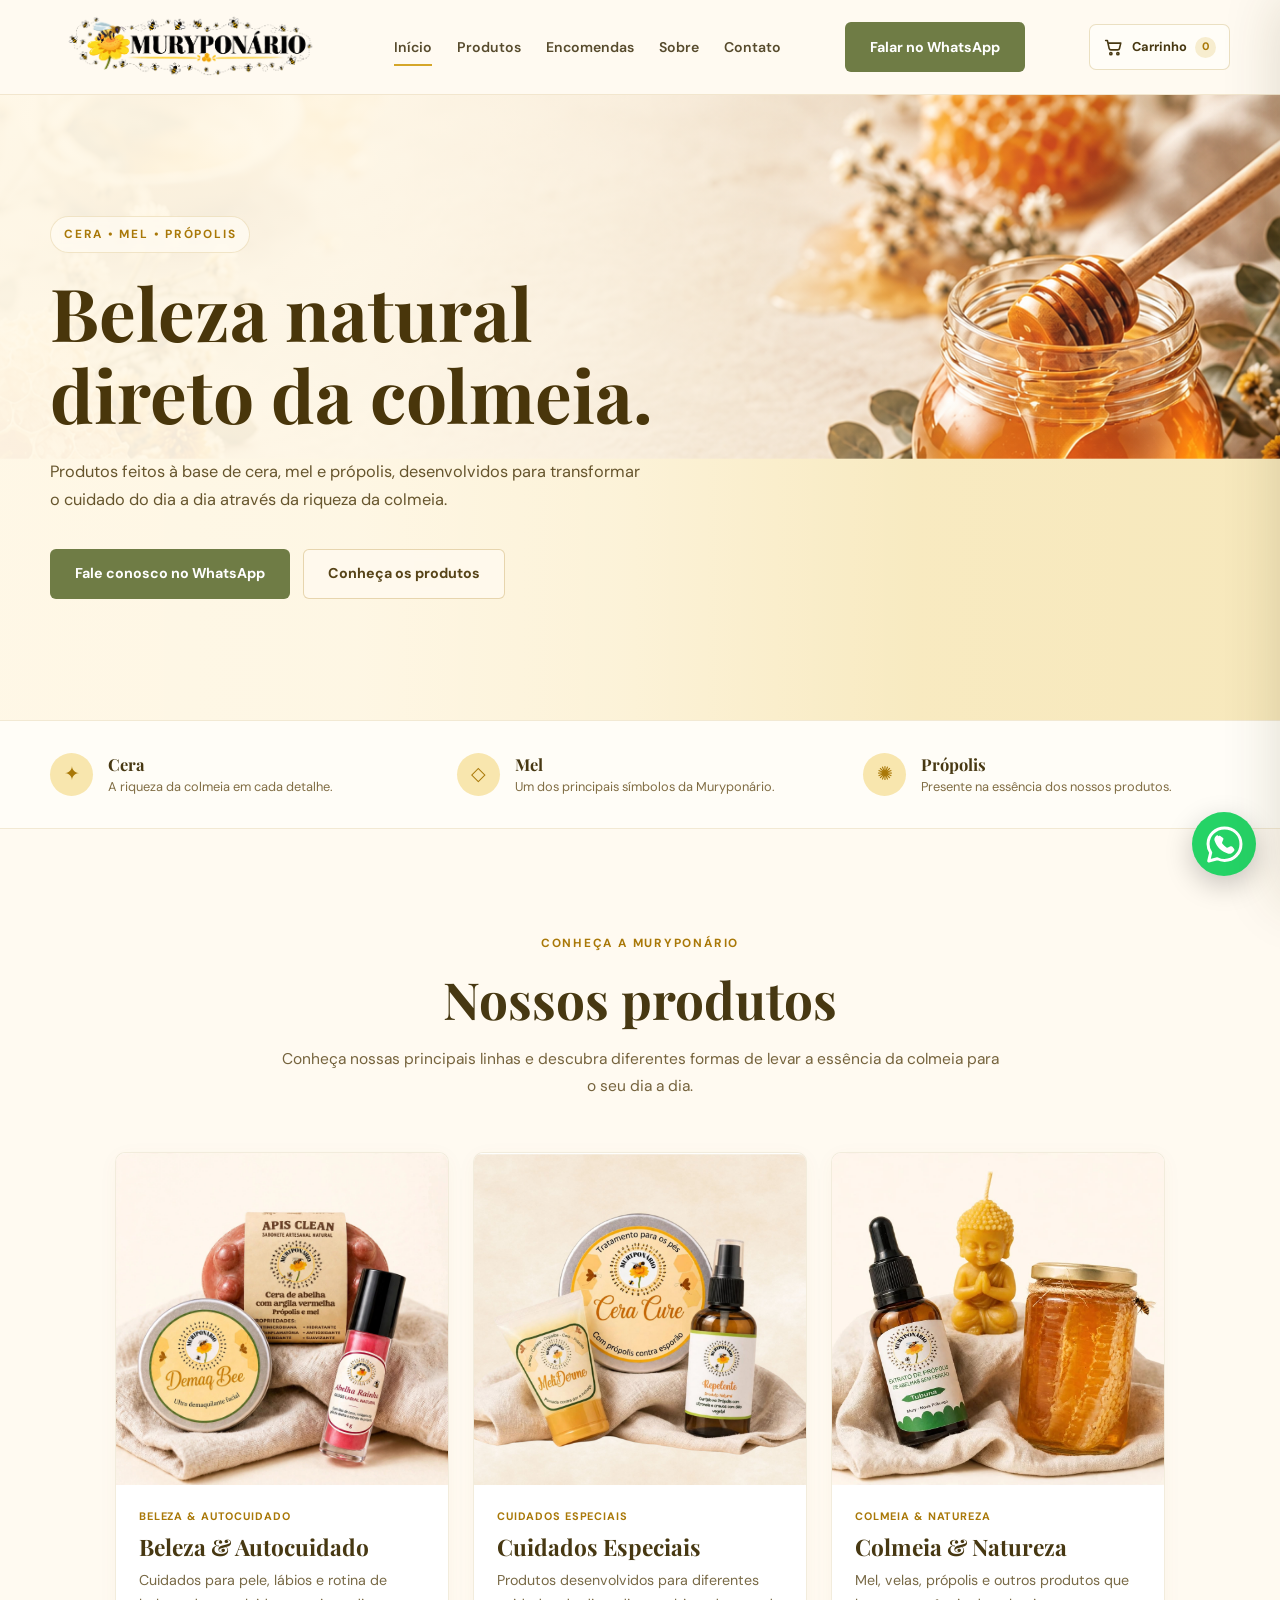
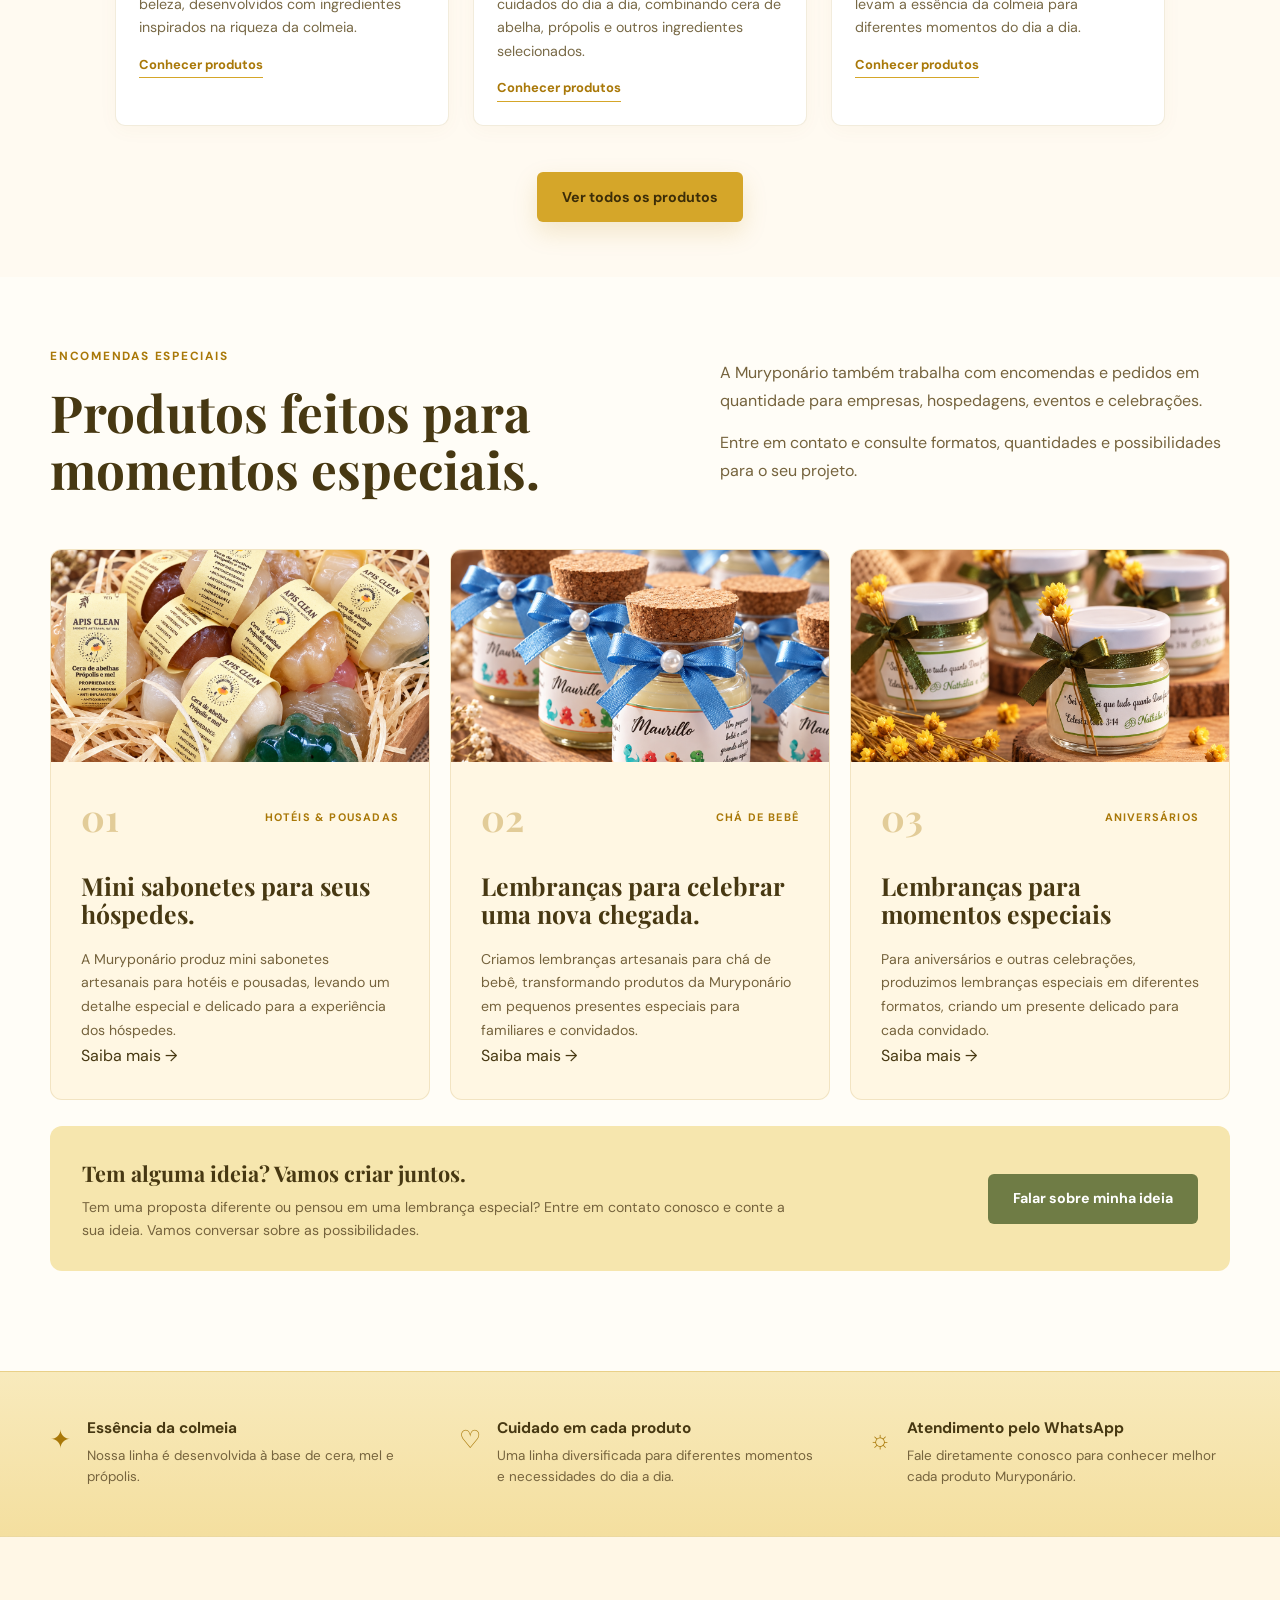
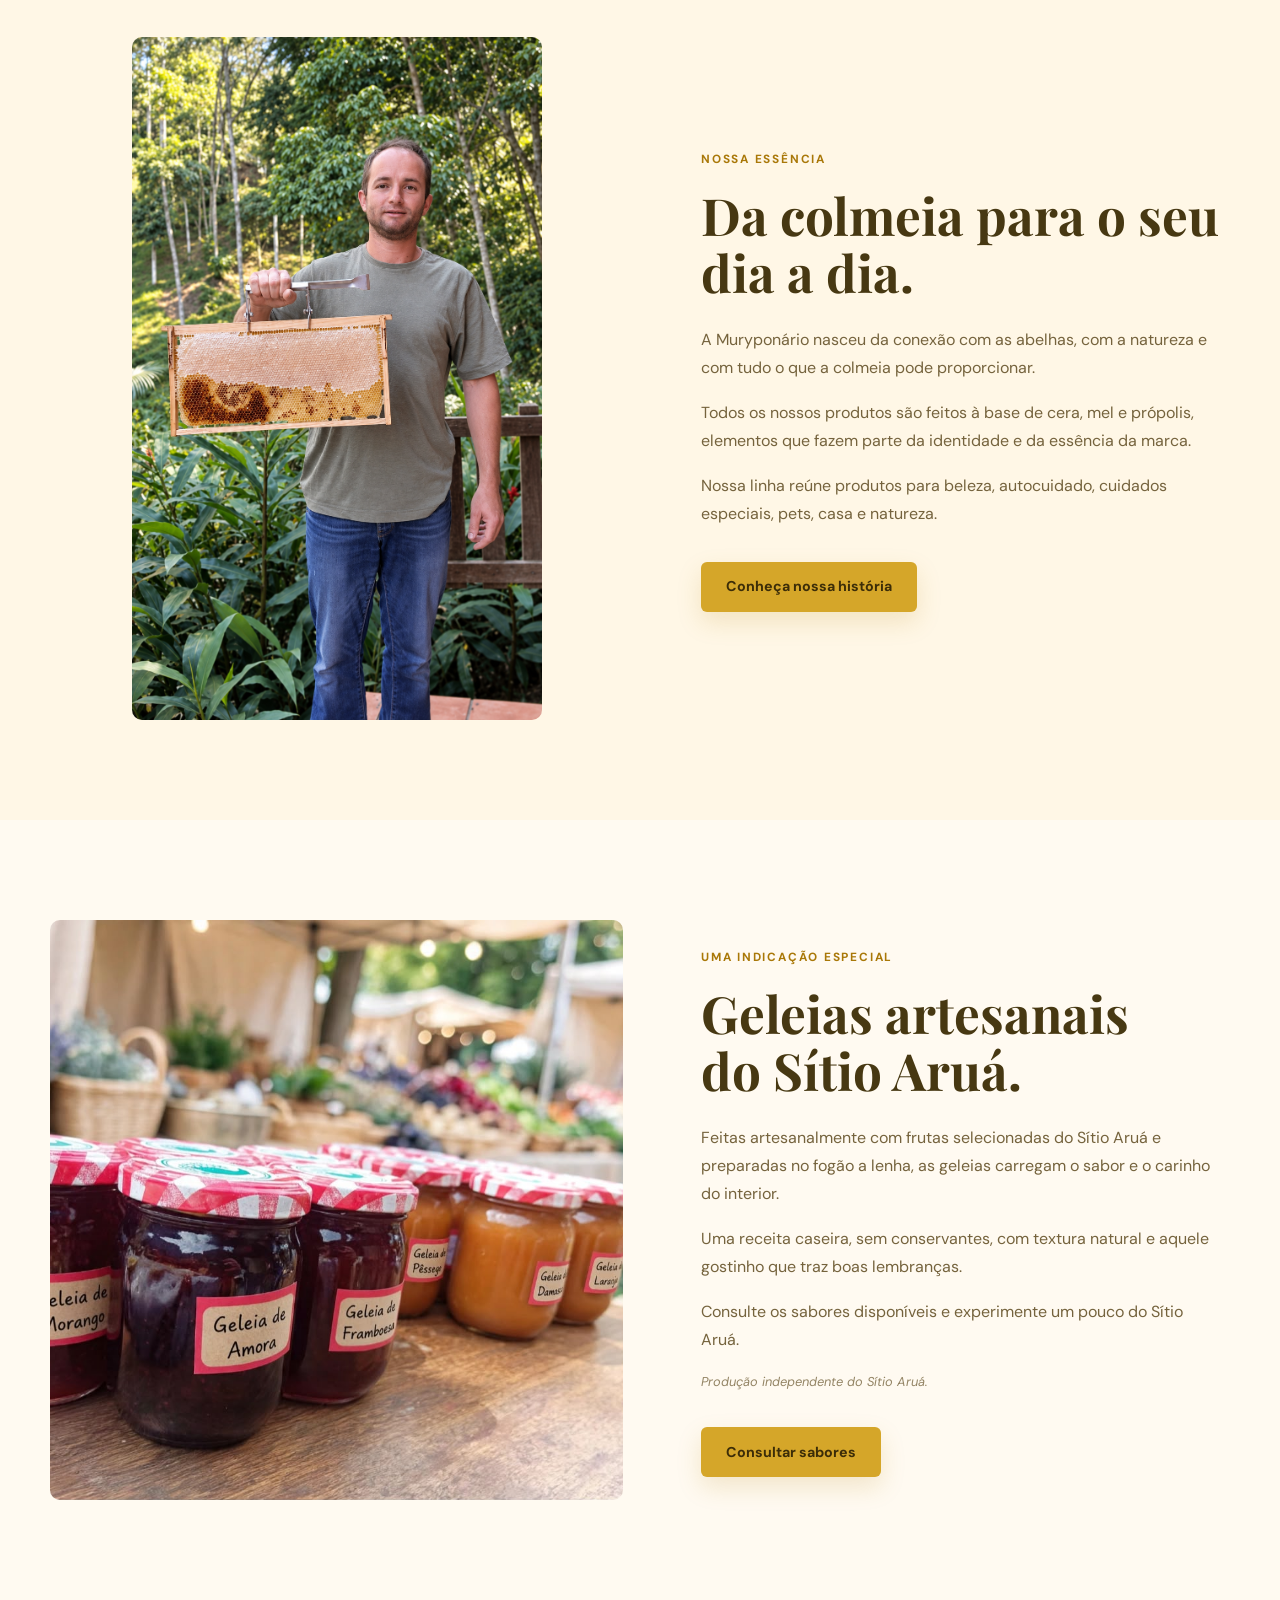
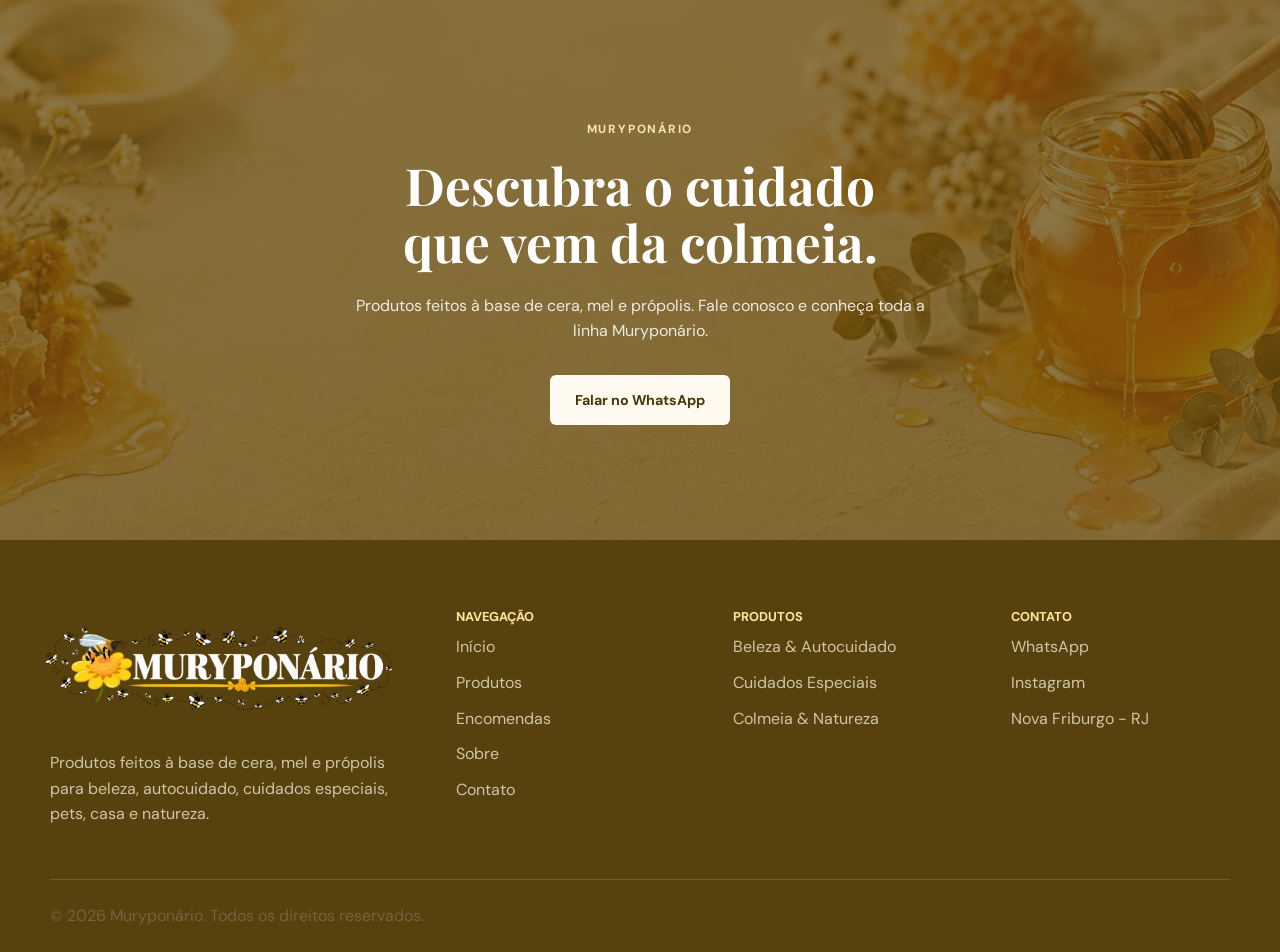
<file: index.html>
<!DOCTYPE html>
<html lang="pt-BR">

<head>

  <meta charset="UTF-8">

  <meta
    name="viewport"
    content="width=device-width, initial-scale=1.0"
  >

  <title>
    Muryponário | Beleza natural direto da colmeia
  </title>

  <meta
    name="description"
    content="Produtos feitos à base de cera, mel e própolis para beleza, autocuidado, cuidados especiais, pets, casa e natureza."
  >

  <meta
    name="theme-color"
    content="#fffaf1"
  >


  <!-- =====================================
       FAVICON
  ====================================== -->

  <link
    rel="icon"
    type="image/png"
    href="imagens/favicon-muryponario.png"
  >

  <link
    rel="apple-touch-icon"
    href="imagens/favicon-muryponario.png"
  >


  <!-- =====================================
       OPEN GRAPH
  ====================================== -->

  <meta
    property="og:type"
    content="website"
  >

  <meta
    property="og:locale"
    content="pt_BR"
  >

  <meta
    property="og:site_name"
    content="Muryponário"
  >

  <meta
    property="og:title"
    content="Muryponário | Beleza natural direto da colmeia"
  >

  <meta
    property="og:description"
    content="Produtos feitos à base de cera, mel e própolis para beleza, autocuidado, cuidados especiais, pets, casa e natureza."
  >

  <meta
    property="og:url"
    content="https://muryponario.pages.dev/"
  >

  <meta
    property="og:image"
    content="https://muryponario.pages.dev/imagens/muryponario-compartilhamento.jpg"
  >

  <meta
    property="og:image:secure_url"
    content="https://muryponario.pages.dev/imagens/muryponario-compartilhamento.jpg"
  >

  <meta
    property="og:image:type"
    content="image/jpeg"
  >

  <meta
    property="og:image:alt"
    content="Muryponário - Beleza natural direto da colmeia"
  >


  <!-- =====================================
       TWITTER / X
  ====================================== -->

  <meta
    name="twitter:card"
    content="summary_large_image"
  >

  <meta
    name="twitter:title"
    content="Muryponário | Beleza natural direto da colmeia"
  >

  <meta
    name="twitter:description"
    content="Produtos feitos à base de cera, mel e própolis para beleza, autocuidado, cuidados especiais, pets, casa e natureza."
  >

  <meta
    name="twitter:image"
    content="https://muryponario.pages.dev/imagens/muryponario-compartilhamento.jpg"
  >

  <meta
    name="twitter:image:alt"
    content="Muryponário - Beleza natural direto da colmeia"
  >


  <!-- =====================================
       FONTES
  ====================================== -->

  <link
    rel="preconnect"
    href="https://fonts.googleapis.com"
  >

  <link
    rel="preconnect"
    href="https://fonts.gstatic.com"
    crossorigin
  >

  <link
    href="https://fonts.googleapis.com/css2?family=DM+Sans:wght@400;500;600;700&family=Playfair+Display:wght@500;600;700&display=swap"
    rel="stylesheet"
  >


  <!-- =====================================
       CSS
  ====================================== -->

  <link
    rel="stylesheet"
    href="style.css?v=20260910-2040"
  >


  <!-- =====================================
       AJUSTES EXCLUSIVOS DO INDEX
  ====================================== -->

  <style>

    .mobile-swipe-hint {
      display: none;
    }


    /* =====================================
       PICTURE DO HERO

       No desktop ele ocupa exatamente
       a mesma área da imagem antiga.
    ====================================== */

    .hero-picture {
      position: absolute;
      inset: 0;

      width: 100%;
      height: 100%;

      display: block;
    }


    @media (max-width: 650px) {

      body {
        overflow-x: hidden;
      }


      /* =====================================
         HEADER
      ====================================== */

      .header-container {
        min-height: 72px;
      }

      .logo {
        width: 180px;
        max-height: 62px;
      }

      .menu-toggle {
        width: 38px;
        height: 38px;
      }

      .menu-toggle span {
        width: 23px;
        margin: 4px auto;
      }

      .nav.mobile-open {
        top: 72px;

        gap: 0;

        padding:
          14px 20px 18px;
      }

      .nav.mobile-open .nav-link {
        width: 100%;

        padding:
          11px 0;

        border-bottom:
          1px solid rgba(166, 120, 8, 0.10);
      }


      /* =====================================
         HERO MOBILE

         AGORA USA:
         hero-muryponario-mobile.png

         A imagem mobile tem uma proporção
         mais alta, portanto aparece maior
         sem precisar cortar o pote.
      ====================================== */

      .hero {
        min-height: 0;

        display: block;

        align-items: initial;

        overflow: visible;

        background: var(--cream);
      }


      .hero-picture {
        position: relative;
        inset: auto;

        width: 100%;
        height: auto;

        display: block;
      }


      .hero-image {
        position: relative;
        inset: auto;

        width: 100%;
        height: auto;

        display: block;

        object-fit: contain;
        object-position: center;

        background: #f7e8bb;
      }


      .hero-overlay {
        display: none;
      }


      .hero-content {
        position: relative;

        z-index: 2;

        padding-top: 20px;
        padding-bottom: 28px;

        background: var(--cream);
      }


      .hero-text {
        width: 100%;
        max-width: none;

        padding: 0;
      }


      .hero-eyebrow {
        margin-bottom: 12px;

        padding:
          6px 11px;

        font-size: 0.64rem;
      }


      .hero h1 {
        max-width: 360px;

        margin-bottom: 13px;

        font-size:
          clamp(
            2.3rem,
            10.5vw,
            2.75rem
          );

        line-height: 1.02;
      }


      .hero-description {
        max-width: 365px;

        font-size: 0.87rem;

        line-height: 1.55;
      }


      .hero-buttons {
        flex-direction: column;
        align-items: stretch;

        gap: 8px;

        margin-top: 18px;
      }


      .hero-buttons .btn {
        width: 100%;

        min-height: 44px;

        padding:
          0 15px;

        font-size: 0.79rem;
      }


      /* =====================================
         CERA / MEL / PRÓPOLIS
      ====================================== */

      .brand-formula {
        padding:
          22px 0;
      }


      .brand-formula-content {
        grid-template-columns:
          repeat(
            3,
            minmax(0, 1fr)
          );

        gap: 0;
      }


      .formula-item {
        min-width: 0;

        flex-direction: column;
        justify-content: center;

        gap: 7px;

        padding:
          0 9px;

        text-align: center;
      }


      .formula-item:not(:last-child) {
        border-right:
          1px solid rgba(166, 120, 8, 0.14);
      }


      .formula-icon {
        width: 34px;
        height: 34px;

        flex-basis: 34px;

        font-size: 0.96rem;
      }


      .formula-item strong {
        font-size: 0.92rem;
      }


      .formula-item span:last-child {
        display: none;
      }


      /* =====================================
         ESPAÇAMENTO GERAL
      ====================================== */

      .section {
        padding:
          52px 0;
      }


      .section-heading {
        margin-bottom: 26px;
      }


      .section-heading .eyebrow {
        margin-bottom: 10px;
      }


      .section-heading h2 {
        margin-bottom: 12px;

        font-size: 2.45rem;

        line-height: 1.06;
      }


      .section-heading p {
        max-width: 95%;

        margin-left: auto;
        margin-right: auto;

        font-size: 0.9rem;

        line-height: 1.6;
      }


      /* =====================================
         DICA DE ARRASTAR
      ====================================== */

      .mobile-swipe-hint {
        display: block;

        margin:
          -9px 0 14px;

        color:
          var(--gold-dark);

        font-size: 0.7rem;
        font-weight: 700;

        letter-spacing: 0.07em;

        text-align: right;
        text-transform: uppercase;
      }


      /* =====================================
         PRODUTOS
      ====================================== */

      .products-highlight {
        padding-bottom: 44px;
      }


      .home-products-three {
        display: flex;

        grid-template-columns: none;

        gap: 14px;

        max-width: none;

        margin: 0;

        padding:
          2px 10vw 12px 1px;

        overflow-x: auto;
        overflow-y: hidden;

        scroll-snap-type:
          x mandatory;

        scroll-padding-left:
          1px;

        -webkit-overflow-scrolling:
          touch;

        scrollbar-width:
          none;
      }


      .home-products-three::-webkit-scrollbar {
        display: none;
      }


      .home-products-three .product-card {
        flex:
          0 0 83%;

        scroll-snap-align:
          start;

        border-radius:
          10px;
      }


      .home-products-three .product-image-wrapper {
        height: 230px;

        aspect-ratio:
          auto;
      }


      .home-products-three .product-image {
        width: 100%;
        height: 100%;

        object-fit: cover;
      }


      .home-products-three .product-info {
        padding:
          19px 18px 21px;
      }


      .home-products-three .product-category {
        margin-bottom: 6px;

        font-size: 0.61rem;
      }


      .home-products-three .product-info h3 {
        margin-bottom: 8px;

        font-size: 1.45rem;
      }


      .home-products-three .product-info p {
        min-height: 0;

        margin-bottom: 0;

        font-size: 0.82rem;

        line-height: 1.55;

        display:
          -webkit-box;

        line-clamp:
          3;

        -webkit-line-clamp:
          3;

        -webkit-box-orient:
          vertical;

        overflow: hidden;
      }


      .home-products-three .product-link {
        margin-top: 12px;

        font-size: 0.77rem;
      }


      .products-highlight .section-button {
        margin-top: 22px;
      }


      .products-highlight .section-button .btn {
        width: 100%;

        min-height: 48px;
      }


      /* =====================================
         ENCOMENDAS
      ====================================== */

      .orders-section {
        padding-top: 50px;
        padding-bottom: 48px;
      }


      .orders-header {
        gap: 14px;

        margin-bottom: 26px;
      }


      .orders-header .eyebrow {
        margin-bottom: 10px;
      }


      .orders-header h2 {
        font-size: 2.5rem;

        line-height: 1.06;
      }


      .orders-intro p {
        margin-bottom: 9px;

        font-size: 0.89rem;

        line-height: 1.58;
      }


      .orders-grid {
        display: flex;

        grid-template-columns: none;

        gap: 14px;

        margin: 0;

        padding:
          2px 10vw 12px 1px;

        overflow-x: auto;
        overflow-y: hidden;

        scroll-snap-type:
          x mandatory;

        scroll-padding-left:
          1px;

        -webkit-overflow-scrolling:
          touch;

        scrollbar-width:
          none;
      }


      .orders-grid::-webkit-scrollbar {
        display: none;
      }


      .order-card,
      .order-card:last-child {
        flex:
          0 0 84%;

        grid-column:
          auto;

        min-height: 0;

        scroll-snap-align:
          start;

        border-radius:
          10px;
      }


      .order-card-image-wrapper {
        height: 205px;

        aspect-ratio:
          auto;
      }


      .order-card-image {
        width: 100%;
        height: 100%;

        object-fit: cover;
      }


      .order-card-content {
        padding:
          19px 18px 21px;
      }


      .order-card-top {
        margin-bottom: 15px;
      }


      .order-number {
        font-size: 1.8rem;
      }


      .order-label {
        font-size: 0.61rem;
      }


      .order-card h3 {
        margin-bottom: 11px;

        font-size: 1.5rem;

        line-height: 1.08;
      }


      .order-card p {
        font-size: 0.82rem;

        line-height: 1.55;
      }


      .order-card-link {
        margin-top: 12px;

        font-size: 0.79rem;
      }


      .orders-cta {
        margin-top: 22px;

        gap: 16px;

        padding:
          22px 20px;

        border-radius: 10px;
      }


      .orders-cta-text {
        gap: 5px;
      }


      .orders-cta-text strong {
        font-size: 1.22rem;

        line-height: 1.25;
      }


      .orders-cta-text span {
        font-size: 0.82rem;

        line-height: 1.55;
      }


      .orders-cta .btn {
        min-height: 48px;

        font-size: 0.82rem;
      }


      /* =====================================
         BENEFÍCIOS
      ====================================== */

      .benefits {
        padding:
          30px 0;
      }


      .benefits-grid {
        gap: 20px;
      }


      .benefit-item {
        gap: 12px;
      }


      .benefit-icon {
        width: 30px;

        font-size: 1.2rem;

        text-align: center;
      }


      .benefit-item h3 {
        margin-bottom: 3px;

        font-size: 0.91rem;
      }


      .benefit-item p {
        font-size: 0.78rem;

        line-height: 1.5;
      }


      /* =====================================
         SOBRE
      ====================================== */

      #sobre {
        padding-top: 50px;
        padding-bottom: 50px;
      }


      #sobre .about-grid {
        display: flex;

        flex-direction: column;

        gap: 25px;
      }


      #sobre .about-content {
        order: 1;

        max-width: none;
      }


      #sobre .about-video-wrapper {
        order: 2;

        width: 100%;
        max-width: 100%;

        min-height: 0;

        height: 265px;

        margin: 0;

        border-radius: 10px;
      }


      #sobre .about-video {
        width: 100%;
        height: 100%;

        object-fit: cover;

        object-position:
          center;
      }


      #sobre .about-content .eyebrow {
        margin-bottom: 10px;
      }


      #sobre .about-content h2 {
        margin-bottom: 15px;

        font-size: 2.45rem;

        line-height: 1.06;
      }


      #sobre .about-content p {
        margin-bottom: 11px;

        font-size: 0.89rem;

        line-height: 1.6;
      }


      #sobre .about-content .btn {
        width: 100%;

        min-height: 48px;

        margin-top: 10px;
      }


      /* =====================================
         SÍTIO ARUÁ
      ====================================== */

      .arua-section {
        padding-top: 50px;
        padding-bottom: 50px;
      }


      .arua-section .about-grid {
        display: flex;

        flex-direction: column;

        gap: 24px;
      }


      .arua-section .about-content {
        order: 1;

        max-width: none;
      }


      .arua-section .about-image-wrapper {
        order: 2;

        width: 100%;

        min-height: 0;

        height: 270px;

        margin: 0;

        border-radius: 10px;
      }


      .arua-section .about-image {
        width: 100%;
        height: 100%;

        object-fit: cover;

        object-position:
          center;
      }


      .arua-section .about-content .eyebrow {
        margin-bottom: 10px;
      }


      .arua-section .about-content h2 {
        margin-bottom: 15px;

        font-size: 2.4rem;

        line-height: 1.06;
      }


      .arua-section .about-content p {
        margin-bottom: 10px;

        font-size: 0.89rem;

        line-height: 1.58;
      }


      .arua-section .about-content .btn {
        width: 100%;

        min-height: 48px;

        margin-top: 9px;
      }


      /* =====================================
         CTA FINAL
      ====================================== */

      .final-cta {
        padding:
          62px 0;
      }


      .final-cta .eyebrow {
        margin-bottom: 12px;
      }


      .final-cta h2 {
        margin-bottom: 14px;

        font-size: 2.55rem;

        line-height: 1.05;
      }


      .final-cta p {
        max-width: 92%;

        margin-bottom: 22px;

        font-size: 0.9rem;

        line-height: 1.6;
      }


      .final-cta .btn {
        width:
          min(
            100%,
            330px
          );

        min-height: 48px;
      }


      /* =====================================
         FOOTER
      ====================================== */

      .footer {
        padding:
          40px 0 18px;
      }


      .footer-grid {
        grid-template-columns:
          repeat(
            2,
            minmax(0, 1fr)
          );

        gap:
          26px 20px;

        padding-bottom:
          28px;
      }


      .footer-brand {
        grid-column:
          1 / -1;
      }


      .footer-logo {
        width: 215px;

        margin-left: -5px;
        margin-bottom: 11px;
      }


      .footer-brand p {
        max-width: 100%;

        font-size: 0.77rem;

        line-height: 1.52;
      }


      .footer-column {
        gap: 7px;
      }


      .footer-column h3 {
        margin-bottom: 3px;

        font-size: 0.69rem;
      }


      .footer-column a,
      .footer-column p {
        font-size: 0.75rem;

        line-height: 1.45;
      }


      .footer-column:last-child {
        grid-column:
          1 / -1;

        flex-direction: row;
        flex-wrap: wrap;
        align-items: center;

        gap:
          8px 18px;
      }


      .footer-column:last-child h3 {
        flex:
          0 0 100%;
      }


      .footer-bottom {
        padding-top: 17px;
      }


      .footer-bottom p {
        font-size: 0.69rem;
      }


      /* =====================================
         WHATSAPP FLUTUANTE
      ====================================== */

      .floating-whatsapp {
        right: 14px;
        bottom: 16px;

        width: 50px;
        height: 50px;
      }


      .floating-whatsapp svg {
        width: 33px;
        height: 33px;
      }

    }

  </style>

</head>


<body>


  <!-- =====================================
       HEADER
  ====================================== -->

  <header class="header">

    <div class="container header-container">

      <a
        href="index.html"
        class="logo-link"
        aria-label="Muryponário - Página inicial"
      >

        <img
          src="imagens/logo-muryponario.png"
          alt="Muryponário"
          class="logo"
        >

      </a>


      <nav
        class="nav"
        id="nav"
      >

        <a
          href="index.html"
          class="nav-link active"
        >
          Início
        </a>

        <a
          href="produtos.html"
          class="nav-link"
        >
          Produtos
        </a>

        <a
          href="#encomendas"
          class="nav-link"
        >
          Encomendas
        </a>

        <a
          href="sobre.html"
          class="nav-link"
        >
          Sobre
        </a>

        <a
          href="contato.html"
          class="nav-link"
        >
          Contato
        </a>

      </nav>


      <a
        href="#"
        class="btn btn-whatsapp header-whatsapp js-whatsapp"
        target="_blank"
        rel="noopener noreferrer"
      >
        Falar no WhatsApp
      </a>


      <button
        class="menu-toggle"
        id="menuToggle"
        aria-label="Abrir menu"
        aria-expanded="false"
      >

        <span></span>
        <span></span>
        <span></span>

      </button>

    </div>

  </header>


  <main>


    <!-- =====================================
         HERO

         Desktop:
         hero-muryponario.png

         Mobile:
         hero-muryponario-mobile.png
    ====================================== -->

    <section class="hero">


      <picture class="hero-picture">

        <source
          media="(max-width: 650px)"
          srcset="imagens/hero-muryponario-mobile.png"
        >

        <img
          src="imagens/hero-muryponario.png"
          alt="Mel, favo de mel e flores representando a essência da Muryponário"
          class="hero-image"
        >

      </picture>


      <div class="hero-overlay"></div>


      <div class="container hero-content">

        <div class="hero-text">

          <span class="eyebrow hero-eyebrow">
            Cera • Mel • Própolis
          </span>


          <h1>
            Beleza natural<br>
            direto da colmeia.
          </h1>


          <p class="hero-description">
            Produtos feitos à base de cera, mel e própolis,
            desenvolvidos para transformar o cuidado do dia a dia
            através da riqueza da colmeia.
          </p>


          <div class="hero-buttons">

            <a
              href="#"
              class="btn btn-whatsapp js-whatsapp"
              target="_blank"
              rel="noopener noreferrer"
            >
              Fale conosco no WhatsApp
            </a>


            <a
              href="produtos.html"
              class="btn btn-secondary"
            >
              Conheça os produtos
            </a>

          </div>

        </div>

      </div>

    </section>


    <!-- =====================================
         CERA / MEL / PRÓPOLIS
    ====================================== -->

    <section class="brand-formula">

      <div class="container brand-formula-content">

        <div class="formula-item">

          <span class="formula-icon">
            ✦
          </span>

          <div>

            <strong>
              Cera
            </strong>

            <span>
              A riqueza da colmeia em cada detalhe.
            </span>

          </div>

        </div>


        <div class="formula-item">

          <span class="formula-icon">
            ◇
          </span>

          <div>

            <strong>
              Mel
            </strong>

            <span>
              Um dos principais símbolos da Muryponário.
            </span>

          </div>

        </div>


        <div class="formula-item">

          <span class="formula-icon">
            ✺
          </span>

          <div>

            <strong>
              Própolis
            </strong>

            <span>
              Presente na essência dos nossos produtos.
            </span>

          </div>

        </div>

      </div>

    </section>


    <!-- =====================================
         NOSSOS PRODUTOS
    ====================================== -->

    <section class="section products-highlight">

      <div class="container">

        <div class="section-heading">

          <span class="eyebrow">
            Conheça a Muryponário
          </span>

          <h2>
            Nossos produtos
          </h2>

          <p>
            Conheça nossas principais linhas e descubra
            diferentes formas de levar a essência da colmeia
            para o seu dia a dia.
          </p>

        </div>


        <p class="mobile-swipe-hint">
          Deslize para ver mais →
        </p>


        <div class="product-grid home-products home-products-three">


          <!-- BELEZA & AUTOCUIDADO -->

          <article class="product-card">

            <div class="product-image-wrapper">

              <img
                src="imagens/beleza-autocuidado.jpg"
                alt="Produtos da linha Beleza e Autocuidado Muryponário"
                class="product-image"
                loading="lazy"
              >

            </div>


            <div class="product-info">

              <span class="product-category">
                Beleza & Autocuidado
              </span>

              <h3>
                Beleza & Autocuidado
              </h3>

              <p>
                Cuidados para pele, lábios e rotina de beleza,
                desenvolvidos com ingredientes inspirados
                na riqueza da colmeia.
              </p>

              <a
                href="produtos.html?categoria=beleza"
                class="product-link"
              >
                Conhecer produtos
              </a>

            </div>

          </article>


          <!-- CUIDADOS ESPECIAIS -->

          <article class="product-card">

            <div class="product-image-wrapper">

              <img
                src="imagens/cuidados-especiais.jpg"
                alt="Produtos da linha Cuidados Especiais Muryponário"
                class="product-image"
                loading="lazy"
              >

            </div>


            <div class="product-info">

              <span class="product-category">
                Cuidados Especiais
              </span>

              <h3>
                Cuidados Especiais
              </h3>

              <p>
                Produtos desenvolvidos para diferentes cuidados
                do dia a dia, combinando cera de abelha,
                própolis e outros ingredientes selecionados.
              </p>

              <a
                href="produtos.html?categoria=cuidados"
                class="product-link"
              >
                Conhecer produtos
              </a>

            </div>

          </article>


          <!-- COLMEIA & NATUREZA -->

          <article class="product-card">

            <div class="product-image-wrapper">

              <img
                src="imagens/colmeia-natureza.jpg"
                alt="Mel puro Muryponário"
                class="product-image"
                loading="lazy"
              >

            </div>


            <div class="product-info">

              <span class="product-category">
                Colmeia & Natureza
              </span>

              <h3>
                Colmeia & Natureza
              </h3>

              <p>
                Mel, velas, própolis e outros produtos
                que levam a essência da colmeia para
                diferentes momentos do dia a dia.
              </p>

              <a
                href="produtos.html?categoria=colmeia"
                class="product-link"
              >
                Conhecer produtos
              </a>

            </div>

          </article>

        </div>


        <div class="section-button">

          <a
            href="produtos.html"
            class="btn btn-gold"
          >
            Ver todos os produtos
          </a>

        </div>

      </div>

    </section>


    <!-- =====================================
         ENCOMENDAS
    ====================================== -->

    <section
      class="section orders-section"
      id="encomendas"
    >

      <div class="container">

        <div class="orders-header">

          <div>

            <span class="eyebrow">
              Encomendas especiais
            </span>

            <h2>
              Produtos feitos para<br>
              momentos especiais.
            </h2>

          </div>


          <div class="orders-intro">

            <p>
              A Muryponário também trabalha com encomendas
              e pedidos em quantidade para empresas,
              hospedagens, eventos e celebrações.
            </p>

            <p>
              Entre em contato e consulte formatos,
              quantidades e possibilidades para o seu projeto.
            </p>

          </div>

        </div>


        <p class="mobile-swipe-hint">
          Deslize para ver mais →
        </p>


        <div class="orders-grid">


          <!-- HOTÉIS -->

          <article class="order-card">

            <div class="order-card-image-wrapper">

              <img
                src="imagens/encomenda-hoteis.jpg"
                alt="Mini sabonetes artesanais para hotéis e pousadas"
                class="order-card-image"
                loading="lazy"
              >

            </div>


            <div class="order-card-content">

              <div class="order-card-top">

                <span class="order-number">
                  01
                </span>

                <span class="order-label">
                  Hotéis & Pousadas
                </span>

              </div>


              <h3>
                Mini sabonetes para seus hóspedes.
              </h3>


              <p>
                A Muryponário produz mini sabonetes artesanais
                para hotéis e pousadas, levando um detalhe especial
                e delicado para a experiência dos hóspedes.
              </p>


              <a
                href="#"
                class="order-card-link js-whatsapp-order-detail"
                data-order="Hotéis & Pousadas"
                target="_blank"
                rel="noopener noreferrer"
              >
                Saiba mais
                <span aria-hidden="true">
                  →
                </span>
              </a>

            </div>

          </article>


          <!-- CHÁ DE BEBÊ -->

          <article class="order-card">

            <div class="order-card-image-wrapper">

              <img
                src="imagens/encomenda-cha-bebe.jpg"
                alt="Lembranças artesanais para chá de bebê"
                class="order-card-image"
                loading="lazy"
              >

            </div>


            <div class="order-card-content">

              <div class="order-card-top">

                <span class="order-number">
                  02
                </span>

                <span class="order-label">
                  Chá de Bebê
                </span>

              </div>


              <h3>
                Lembranças para celebrar uma nova chegada.
              </h3>


              <p>
                Criamos lembranças artesanais para chá de bebê,
                transformando produtos da Muryponário em pequenos
                presentes especiais para familiares e convidados.
              </p>


              <a
                href="#"
                class="order-card-link js-whatsapp-order-detail"
                data-order="Chá de Bebê"
                target="_blank"
                rel="noopener noreferrer"
              >
                Saiba mais
                <span aria-hidden="true">
                  →
                </span>
              </a>

            </div>

          </article>


          <!-- ANIVERSÁRIOS -->

          <article class="order-card">

            <div class="order-card-image-wrapper">

              <img
                src="imagens/encomenda-aniversario.jpg"
                alt="Lembranças artesanais para aniversários"
                class="order-card-image"
                loading="lazy"
              >

            </div>


            <div class="order-card-content">

              <div class="order-card-top">

                <span class="order-number">
                  03
                </span>

                <span class="order-label">
                  Aniversários
                </span>

              </div>


              <h3>
                Lembranças para momentos especiais
              </h3>


              <p>
                Para aniversários e outras celebrações,
                produzimos lembranças especiais em diferentes formatos,
                criando um presente delicado para cada convidado.
              </p>


              <a
                href="#"
                class="order-card-link js-whatsapp-order-detail"
                data-order="Aniversários"
                target="_blank"
                rel="noopener noreferrer"
              >
                Saiba mais
                <span aria-hidden="true">
                  →
                </span>
              </a>

            </div>

          </article>

        </div>


        <!-- CTA OUTRAS IDEIAS -->

        <div class="orders-cta">

          <div class="orders-cta-text">

            <strong>
              Tem alguma ideia? Vamos criar juntos.
            </strong>

            <span>
              Tem uma proposta diferente ou pensou em uma lembrança especial?
              Entre em contato conosco e conte a sua ideia.
              Vamos conversar sobre as possibilidades.
            </span>

          </div>


          <a
            href="#"
            class="btn btn-whatsapp js-whatsapp-order"
            target="_blank"
            rel="noopener noreferrer"
          >
            Falar sobre minha ideia
          </a>

        </div>

      </div>

    </section>


    <!-- =====================================
         BENEFÍCIOS
    ====================================== -->

    <section class="benefits">

      <div class="container benefits-grid">

        <div class="benefit-item">

          <span class="benefit-icon">
            ✦
          </span>

          <div>

            <h3>
              Essência da colmeia
            </h3>

            <p>
              Nossa linha é desenvolvida à base
              de cera, mel e própolis.
            </p>

          </div>

        </div>


        <div class="benefit-item">

          <span class="benefit-icon">
            ♡
          </span>

          <div>

            <h3>
              Cuidado em cada produto
            </h3>

            <p>
              Uma linha diversificada para diferentes
              momentos e necessidades do dia a dia.
            </p>

          </div>

        </div>


        <div class="benefit-item">

          <span class="benefit-icon">
            ☼
          </span>

          <div>

            <h3>
              Atendimento pelo WhatsApp
            </h3>

            <p>
              Fale diretamente conosco para conhecer
              melhor cada produto Muryponário.
            </p>

          </div>

        </div>

      </div>

    </section>


    <!-- =====================================
         SOBRE / VÍDEO
    ====================================== -->

    <section
      class="section about-section"
      id="sobre"
    >

      <div class="container about-grid">


        <div class="about-image-wrapper about-video-wrapper">

          <video
            class="about-video"
            autoplay
            muted
            loop
            playsinline
            preload="metadata"
            poster="imagens/sobre-muryponario.jpg"
            aria-label="Vídeo da colmeia da Muryponário"
          >

            <source
              src="videos/muryponario-colmeia.mp4"
              type="video/mp4"
            >

            Seu navegador não suporta vídeos em HTML5.

          </video>

        </div>


        <div class="about-content">

          <span class="eyebrow">
            Nossa essência
          </span>


          <h2>
            Da colmeia para
            o seu dia a dia.
          </h2>


          <p>
            A Muryponário nasceu da conexão com as abelhas,
            com a natureza e com tudo o que a colmeia
            pode proporcionar.
          </p>


          <p>
            Todos os nossos produtos são feitos à base
            de cera, mel e própolis, elementos que fazem
            parte da identidade e da essência da marca.
          </p>


          <p>
            Nossa linha reúne produtos para beleza,
            autocuidado, cuidados especiais, pets,
            casa e natureza.
          </p>


          <a
            href="sobre.html"
            class="btn btn-gold"
          >
            Conheça nossa história
          </a>

        </div>

      </div>

    </section>


    <!-- =====================================
         SÍTIO ARUÁ
    ====================================== -->

    <section class="section about-section arua-section">

      <div class="container about-grid">


        <div class="about-image-wrapper">

          <img
            src="imagens/geleia-sitio-arua.jpg"
            alt="Geleias artesanais do Sítio Aruá"
            class="about-image"
            loading="lazy"
          >

        </div>


        <div class="about-content">

          <span class="eyebrow">
            Uma indicação especial
          </span>


          <h2>
            Geleias artesanais<br>
            do Sítio Aruá.
          </h2>


          <p>
            Feitas artesanalmente com frutas selecionadas
            do Sítio Aruá e preparadas no fogão a lenha,
            as geleias carregam o sabor e o carinho do interior.
          </p>


          <p>
            Uma receita caseira, sem conservantes,
            com textura natural e aquele gostinho
            que traz boas lembranças.
          </p>


          <p>
            Consulte os sabores disponíveis e experimente
            um pouco do Sítio Aruá.
          </p>


          <p class="arua-disclaimer">
            Produção independente do Sítio Aruá.
          </p>


          <a
            href="https://wa.me/5522981312350?text=Olá!%20Vim%20pelo%20site%20da%20Muryponário%20e%20gostaria%20de%20consultar%20os%20sabores%20de%20geleia%20disponíveis"
            class="btn btn-gold"
            target="_blank"
            rel="noopener noreferrer"
          >
            Consultar sabores
          </a>

        </div>

      </div>

    </section>


    <!-- =====================================
         CTA FINAL
    ====================================== -->

    <section class="final-cta">

      <div class="container final-cta-content">

        <span class="eyebrow eyebrow-light">
          Muryponário
        </span>

        <h2>
          Descubra o cuidado<br>
          que vem da colmeia.
        </h2>

        <p>
          Produtos feitos à base de cera, mel e própolis.
          Fale conosco e conheça toda a linha Muryponário.
        </p>

        <a
          href="#"
          class="btn btn-light js-whatsapp"
          target="_blank"
          rel="noopener noreferrer"
        >
          Falar no WhatsApp
        </a>

      </div>

    </section>


  </main>


  <!-- =====================================
       FOOTER
  ====================================== -->

  <footer
    class="footer"
    id="contato"
  >

    <div class="container footer-grid">


      <div class="footer-brand">

        <img
          src="imagens/logo-muryponario-branco.png"
          alt="Muryponário"
          class="footer-logo"
        >

        <p>
          Produtos feitos à base de cera, mel e própolis
          para beleza, autocuidado, cuidados especiais,
          pets, casa e natureza.
        </p>

      </div>


      <div class="footer-column">

        <h3>
          Navegação
        </h3>

        <a href="index.html">
          Início
        </a>

        <a href="produtos.html">
          Produtos
        </a>

        <a href="#encomendas">
          Encomendas
        </a>

        <a href="sobre.html">
          Sobre
        </a>

        <a href="contato.html">
          Contato
        </a>

      </div>


      <div class="footer-column">

        <h3>
          Produtos
        </h3>

        <a href="produtos.html?categoria=beleza">
          Beleza & Autocuidado
        </a>

        <a href="produtos.html?categoria=cuidados">
          Cuidados Especiais
        </a>

        <a href="produtos.html?categoria=colmeia">
          Colmeia & Natureza
        </a>

      </div>


      <div class="footer-column">

        <h3>
          Contato
        </h3>

        <a
          href="#"
          class="js-whatsapp"
          target="_blank"
          rel="noopener noreferrer"
        >
          WhatsApp
        </a>

        <a
          href="https://www.instagram.com/muryponario/"
          target="_blank"
          rel="noopener noreferrer"
        >
          Instagram
        </a>

        <p>
          Nova Friburgo - RJ
        </p>

      </div>

    </div>


    <div class="container footer-bottom">

      <p>
        © <span id="currentYear"></span>
        Muryponário. Todos os direitos reservados.
      </p>

    </div>

  </footer>


  <!-- =====================================
       WHATSAPP FLUTUANTE
  ====================================== -->

  <a
    href="#"
    class="floating-whatsapp js-whatsapp"
    target="_blank"
    rel="noopener noreferrer"
    aria-label="Falar com a Muryponário pelo WhatsApp"
  >

    <svg
      viewBox="0 0 64 64"
      aria-hidden="true"
      focusable="false"
    >

      <path
        class="whatsapp-bubble"
        d="M32 7.5C18.4 7.5 7.5 18.1 7.5 31.2c0 4.7 1.4 9.1 4 12.8L8.5 56.5l12.8-3.3c3.3 1.6 6.9 2.5 10.7 2.5 13.6 0 24.5-10.7 24.5-24.5S45.6 7.5 32 7.5Z"
      />

      <path
        class="whatsapp-phone"
        d="M23.1 19.7c.7-.7 1.8-.8 2.6-.3l3.7 2.4c.9.6 1.2 1.7.8 2.7l-1.7 4.1c-.3.7-.1 1.5.4 2.1 1.8 2.2 3.8 4.1 6.1 5.7.6.4 1.4.5 2.1.2l3.9-1.9c1-.5 2.1-.2 2.8.6l2.6 3.5c.6.8.5 1.9-.2 2.7l-2.2 2.4c-1.6 1.7-4 2.4-6.2 1.8-9.7-2.6-17.3-9.8-20.5-19.2-.8-2.3-.2-4.8 1.4-6.5l2.4-2.3Z"
      />

    </svg>

  </a>


  <!-- =====================================
       JAVASCRIPT
  ====================================== -->

  <script src="script.js"></script>


</body>

</html>
</file>
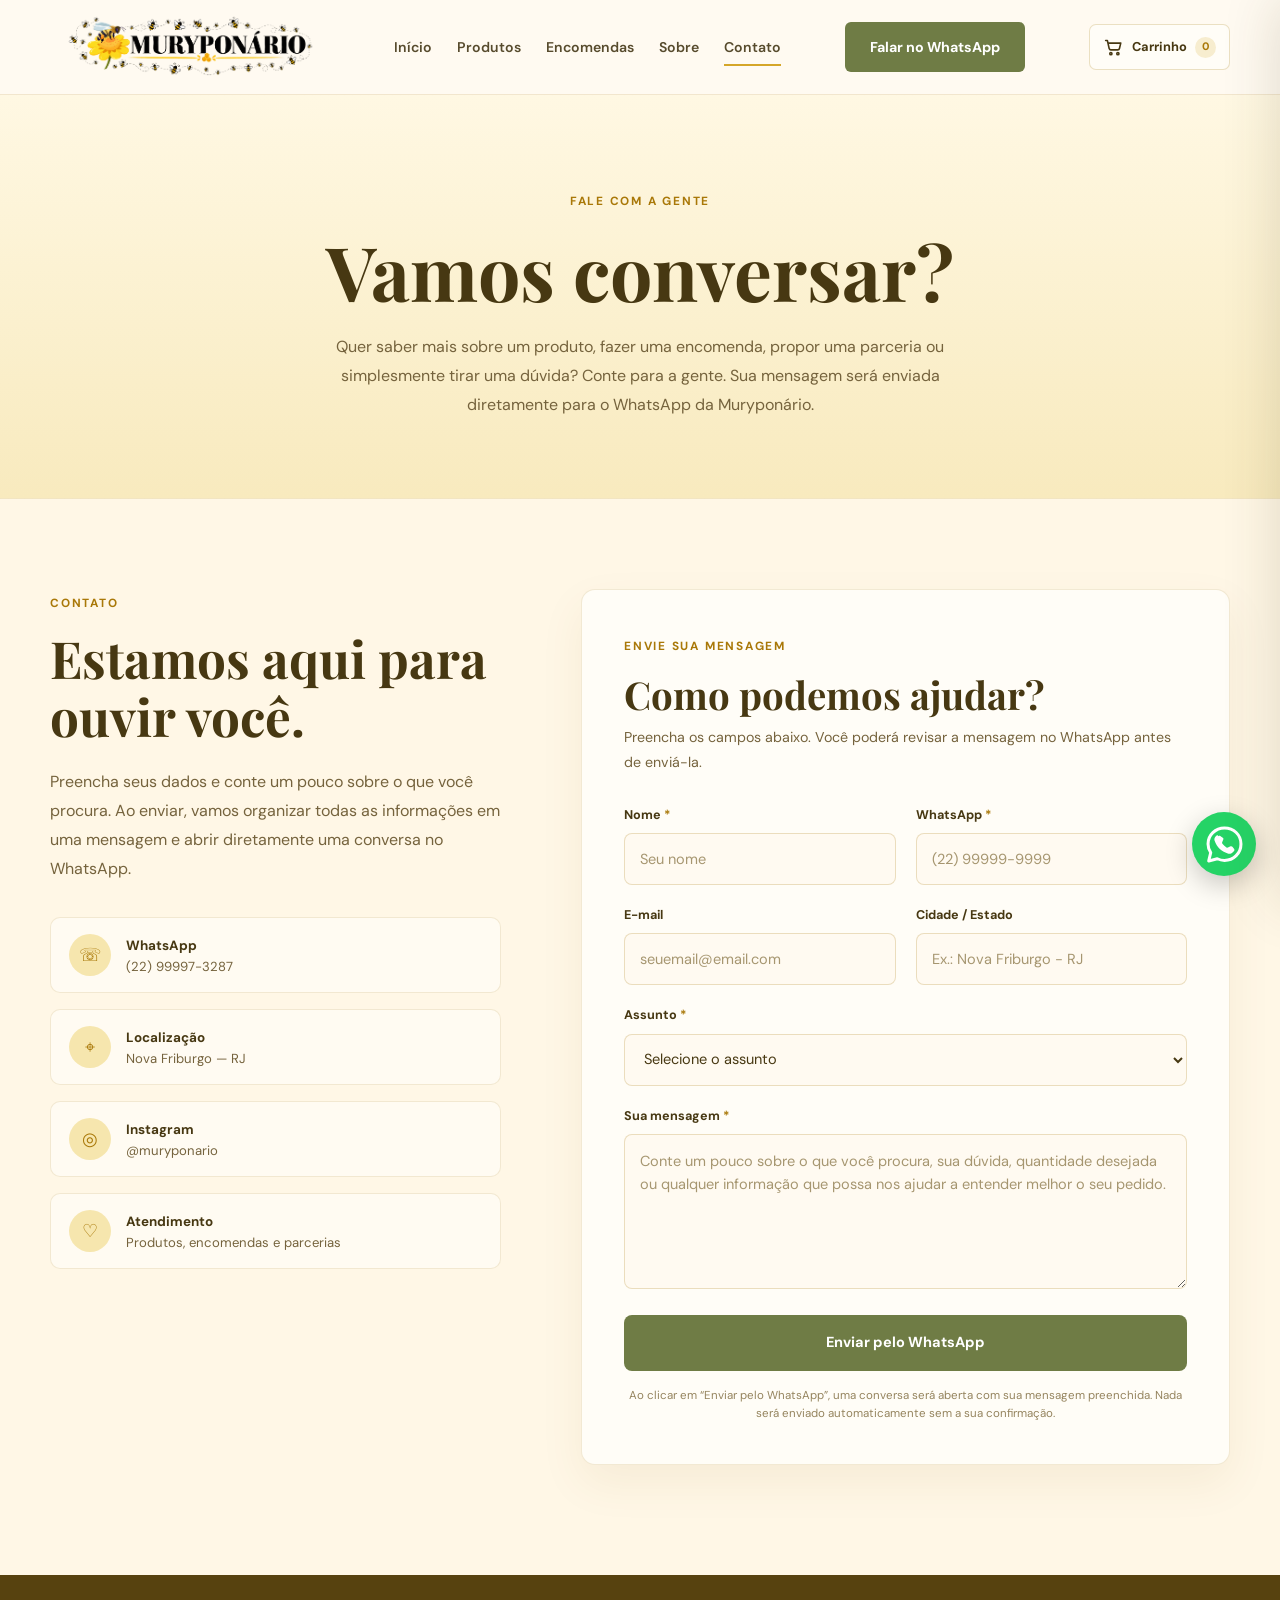
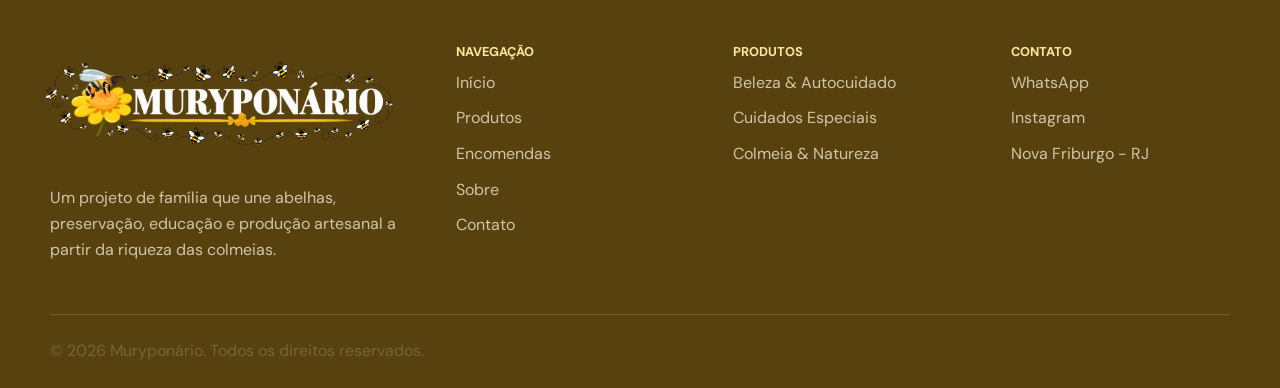
<file: contato.html>
<!DOCTYPE html>
<html lang="pt-BR">

<head>

  <meta charset="UTF-8">

  <meta
    name="viewport"
    content="width=device-width, initial-scale=1.0"
  >

  <title>
    Contato | Muryponário
  </title>

  <meta
    name="description"
    content="Entre em contato com a Muryponário. Tire dúvidas sobre produtos, encomendas, eventos, parcerias e outras possibilidades."
  >

  <meta
    name="theme-color"
    content="#fffaf1"
  >


  <!-- =====================================
       FAVICON
  ====================================== -->

  <link
    rel="icon"
    type="image/png"
    href="imagens/favicon-muryponario.png"
  >

  <link
    rel="apple-touch-icon"
    href="imagens/favicon-muryponario.png"
  >


  <!-- =====================================
       OPEN GRAPH
       WHATSAPP / FACEBOOK / LINKEDIN
  ====================================== -->

  <meta
    property="og:type"
    content="website"
  >

  <meta
    property="og:locale"
    content="pt_BR"
  >

  <meta
    property="og:site_name"
    content="Muryponário"
  >

  <meta
    property="og:title"
    content="Contato | Muryponário"
  >

  <meta
    property="og:description"
    content="Entre em contato com a Muryponário. Tire dúvidas sobre produtos, encomendas, eventos, parcerias e outras possibilidades."
  >

  <meta
    property="og:url"
    content="https://muryponario.pages.dev/contato.html"
  >

  <meta
    property="og:image"
    content="https://muryponario.pages.dev/imagens/muryponario-compartilhamento.jpg"
  >

  <meta
    property="og:image:secure_url"
    content="https://muryponario.pages.dev/imagens/muryponario-compartilhamento.jpg"
  >

  <meta
    property="og:image:type"
    content="image/jpeg"
  >

  <meta
    property="og:image:alt"
    content="Muryponário - Entre em contato"
  >


  <!-- =====================================
       TWITTER / X
  ====================================== -->

  <meta
    name="twitter:card"
    content="summary_large_image"
  >

  <meta
    name="twitter:title"
    content="Contato | Muryponário"
  >

  <meta
    name="twitter:description"
    content="Entre em contato com a Muryponário. Tire dúvidas sobre produtos, encomendas, eventos, parcerias e outras possibilidades."
  >

  <meta
    name="twitter:image"
    content="https://muryponario.pages.dev/imagens/muryponario-compartilhamento.jpg"
  >

  <meta
    name="twitter:image:alt"
    content="Muryponário - Entre em contato"
  >


  <!-- =====================================
       FONTES
  ====================================== -->

  <link
    rel="preconnect"
    href="https://fonts.googleapis.com"
  >

  <link
    rel="preconnect"
    href="https://fonts.gstatic.com"
    crossorigin
  >

  <link
    href="https://fonts.googleapis.com/css2?family=DM+Sans:wght@400;500;600;700&family=Playfair+Display:wght@500;600;700&display=swap"
    rel="stylesheet"
  >


  <!-- =====================================
       CSS GERAL
  ====================================== -->

  <link
    rel="stylesheet"
    href="style.css"
  >


  <!-- =====================================
       CSS DA PÁGINA DE CONTATO
  ====================================== -->

  <style>

    /* ========================================
       HERO CONTATO
    ======================================== */

    .contact-hero {
      padding: 92px 0 78px;

      text-align: center;

      background:
        linear-gradient(
          180deg,
          #fff8e3 0%,
          #f8eabe 100%
        );

      border-bottom:
        1px solid var(--border);
    }

    .contact-hero .container {
      max-width: 780px;
    }

    .contact-hero h1 {
      margin-bottom: 20px;

      color: var(--text);

      font-size:
        clamp(
          3rem,
          6vw,
          4.7rem
        );
    }

    .contact-hero p {
      max-width: 650px;

      margin:
        0 auto;

      color: var(--text-soft);

      font-size: 1rem;

      line-height: 1.8;
    }


    /* ========================================
       ÁREA PRINCIPAL
    ======================================== */

    .contact-section {
      padding:
        90px 0 110px;

      background:
        var(--cream-soft);
    }

    .contact-layout {
      display: grid;

      grid-template-columns:
        0.82fr 1.18fr;

      align-items: start;

      gap: 80px;
    }


    /* ========================================
       LADO ESQUERDO
    ======================================== */

    .contact-info {
      position: sticky;

      top: 135px;
    }

    .contact-info h2 {
      max-width: 440px;

      margin-bottom: 23px;

      color: var(--text);
    }

    .contact-info > p {
      max-width: 470px;

      margin-bottom: 34px;

      line-height: 1.8;
    }


    /* ========================================
       DETALHES DE CONTATO
    ======================================== */

    .contact-details {
      display: flex;
      flex-direction: column;

      gap: 16px;
    }

    .contact-detail {
      display: flex;
      align-items: center;

      gap: 15px;

      padding:
        16px 18px;

      border:
        1px solid rgba(166, 120, 8, 0.14);

      border-radius: 10px;

      background:
        rgba(255, 253, 247, 0.72);
    }

    .contact-detail-icon {
      width: 42px;
      height: 42px;

      flex: 0 0 42px;

      display: flex;
      align-items: center;
      justify-content: center;

      border-radius: 50%;

      background:
        #f6e6ae;

      color:
        var(--gold-dark);

      font-size: 1.1rem;
    }

    .contact-detail-content {
      display: flex;
      flex-direction: column;

      min-width: 0;
    }

    .contact-detail-content strong {
      margin-bottom: 1px;

      color:
        var(--text);

      font-size: 0.84rem;
    }

    .contact-detail-content span,
    .contact-detail-content a {
      color:
        var(--text-soft);

      font-size: 0.82rem;

      line-height: 1.45;
    }

    .contact-detail-content a:hover {
      color:
        var(--gold-dark);
    }


    /* ========================================
       FORMULÁRIO
    ======================================== */

    .contact-form-card {
      padding:
        42px;

      border:
        1px solid rgba(166, 120, 8, 0.15);

      border-radius:
        14px;

      background:
        #fffdf7;

      box-shadow:
        0 18px 45px rgba(122, 87, 10, 0.07);
    }

    .contact-form-header {
      margin-bottom:
        31px;
    }

    .contact-form-header h2 {
      margin-bottom:
        9px;

      color:
        var(--text);

      font-size:
        clamp(
          1.8rem,
          3vw,
          2.45rem
        );
    }

    .contact-form-header p {
      font-size:
        0.89rem;

      line-height:
        1.7;
    }


    /* ========================================
       GRID DO FORMULÁRIO
    ======================================== */

    .contact-form {
      display:
        grid;

      grid-template-columns:
        repeat(2, minmax(0, 1fr));

      gap:
        20px;
    }

    .form-group {
      display:
        flex;

      flex-direction:
        column;

      gap:
        8px;

      min-width:
        0;
    }

    .form-group-full {
      grid-column:
        1 / -1;
    }

    .form-group label {
      color:
        var(--text);

      font-size:
        0.79rem;

      font-weight:
        700;
    }

    .form-group label span {
      color:
        var(--gold-dark);
    }


    /* ========================================
       INPUTS
    ======================================== */

    .contact-input,
    .contact-select,
    .contact-textarea {
      width:
        100%;

      border:
        1px solid rgba(166, 120, 8, 0.22);

      border-radius:
        8px;

      background:
        #fffaf1;

      color:
        var(--text);

      font-family:
        "DM Sans",
        sans-serif;

      font-size:
        0.91rem;

      outline:
        none;

      transition:
        border-color 0.2s ease,
        box-shadow 0.2s ease,
        background-color 0.2s ease;
    }

    .contact-input,
    .contact-select {
      min-height:
        52px;

      padding:
        0 15px;
    }

    .contact-textarea {
      min-height:
        155px;

      resize:
        vertical;

      padding:
        15px;

      line-height:
        1.6;
    }

    .contact-input::placeholder,
    .contact-textarea::placeholder {
      color:
        #a69670;
    }

    .contact-input:focus,
    .contact-select:focus,
    .contact-textarea:focus {
      border-color:
        var(--gold);

      background:
        #ffffff;

      box-shadow:
        0 0 0 3px rgba(213, 166, 41, 0.12);
    }


    /* ========================================
       BOTÃO ENVIAR
    ======================================== */

    .contact-submit-wrapper {
      grid-column:
        1 / -1;

      margin-top:
        6px;
    }

    .contact-submit {
      width:
        100%;

      min-height:
        56px;

      border:
        0;

      border-radius:
        8px;

      background:
        var(--olive);

      color:
        #ffffff;

      font-family:
        "DM Sans",
        sans-serif;

      font-size:
        0.91rem;

      font-weight:
        700;

      cursor:
        pointer;

      transition:
        background-color 0.2s ease,
        transform 0.2s ease,
        box-shadow 0.2s ease;
    }

    .contact-submit:hover {
      background:
        var(--olive-dark);

      transform:
        translateY(-2px);

      box-shadow:
        0 10px 25px rgba(91, 102, 55, 0.18);
    }

    .contact-submit:active {
      transform:
        translateY(0);
    }


    /* ========================================
       OBSERVAÇÃO
    ======================================== */

    .contact-form-note {
      grid-column:
        1 / -1;

      margin-top:
        -4px;

      color:
        #95845e;

      font-size:
        0.72rem;

      line-height:
        1.55;

      text-align:
        center;
    }


    /* ========================================
       MENSAGEM DE ERRO
    ======================================== */

    .contact-form-message {
      display:
        none;

      grid-column:
        1 / -1;

      padding:
        12px 14px;

      border-radius:
        7px;

      background:
        #fff0dc;

      color:
        #745118;

      font-size:
        0.82rem;

      line-height:
        1.5;
    }

    .contact-form-message.visible {
      display:
        block;
    }


    /* ========================================
       TABLET
    ======================================== */

    @media (max-width: 1000px) {

      .contact-section {
        padding:
          78px 0 90px;
      }

      .contact-layout {
        grid-template-columns:
          1fr;

        gap:
          50px;
      }

      .contact-info {
        position:
          static;

        max-width:
          680px;
      }

      .contact-details {
        display:
          grid;

        grid-template-columns:
          repeat(2, minmax(0, 1fr));
      }

    }


    /* ========================================
       MOBILE
    ======================================== */

    @media (max-width: 650px) {

      .contact-hero {
        padding:
          65px 0 58px;
      }

      .contact-hero h1 {
        font-size:
          clamp(
            2.7rem,
            12vw,
            3.6rem
          );
      }

      .contact-section {
        padding:
          60px 0 75px;
      }

      .contact-layout {
        gap:
          38px;
      }

      .contact-details {
        grid-template-columns:
          1fr;
      }

      .contact-form-card {
        padding:
          28px 20px;
      }

      .contact-form {
        grid-template-columns:
          1fr;

        gap:
          17px;
      }

      .form-group-full,
      .contact-submit-wrapper,
      .contact-form-note,
      .contact-form-message {
        grid-column:
          auto;
      }

      .contact-input,
      .contact-select,
      .contact-textarea {
        font-size:
          16px;
      }

    }

  </style>

</head>


<body>


  <!-- =====================================
       HEADER
  ====================================== -->

  <header class="header">

    <div class="container header-container">

      <a
        href="index.html"
        class="logo-link"
        aria-label="Muryponário - Página inicial"
      >

        <img
          src="imagens/logo-muryponario.png"
          alt="Muryponário"
          class="logo"
        >

      </a>


      <nav
        class="nav"
        id="nav"
      >

        <a
          href="index.html"
          class="nav-link"
        >
          Início
        </a>

        <a
          href="produtos.html"
          class="nav-link"
        >
          Produtos
        </a>

        <a
          href="index.html#encomendas"
          class="nav-link"
        >
          Encomendas
        </a>

        <a
          href="sobre.html"
          class="nav-link"
        >
          Sobre
        </a>

        <a
          href="contato.html"
          class="nav-link active"
        >
          Contato
        </a>

      </nav>


      <a
        href="#"
        class="btn btn-whatsapp header-whatsapp js-whatsapp"
        target="_blank"
        rel="noopener noreferrer"
      >
        Falar no WhatsApp
      </a>


      <button
        class="menu-toggle"
        id="menuToggle"
        aria-label="Abrir menu"
        aria-expanded="false"
      >

        <span></span>
        <span></span>
        <span></span>

      </button>

    </div>

  </header>


  <main>


    <!-- =====================================
         HERO
    ====================================== -->

    <section class="contact-hero">

      <div class="container">

        <span class="eyebrow">
          Fale com a gente
        </span>

        <h1>
          Vamos conversar?
        </h1>

        <p>
          Quer saber mais sobre um produto, fazer uma encomenda,
          propor uma parceria ou simplesmente tirar uma dúvida?
          Conte para a gente. Sua mensagem será enviada
          diretamente para o WhatsApp da Muryponário.
        </p>

      </div>

    </section>


    <!-- =====================================
         CONTATO
    ====================================== -->

    <section class="contact-section">

      <div class="container contact-layout">


        <!-- =====================================
             INFORMAÇÕES
        ====================================== -->

        <div class="contact-info">

          <span class="eyebrow">
            Contato
          </span>

          <h2>
            Estamos aqui para
            ouvir você.
          </h2>

          <p>
            Preencha seus dados e conte um pouco sobre
            o que você procura. Ao enviar, vamos organizar
            todas as informações em uma mensagem e abrir
            diretamente uma conversa no WhatsApp.
          </p>


          <div class="contact-details">


            <div class="contact-detail">

              <span
                class="contact-detail-icon"
                aria-hidden="true"
              >
                ☏
              </span>

              <div class="contact-detail-content">

                <strong>
                  WhatsApp
                </strong>

                <a
                  href="https://wa.me/5522999973287"
                  target="_blank"
                  rel="noopener noreferrer"
                >
                  (22) 99997-3287
                </a>

              </div>

            </div>


            <div class="contact-detail">

              <span
                class="contact-detail-icon"
                aria-hidden="true"
              >
                ⌖
              </span>

              <div class="contact-detail-content">

                <strong>
                  Localização
                </strong>

                <span>
                  Nova Friburgo — RJ
                </span>

              </div>

            </div>


            <div class="contact-detail">

              <span
                class="contact-detail-icon"
                aria-hidden="true"
              >
                ◎
              </span>

              <div class="contact-detail-content">

                <strong>
                  Instagram
                </strong>

                <a
                  href="https://www.instagram.com/muryponario/"
                  target="_blank"
                  rel="noopener noreferrer"
                >
                  @muryponario
                </a>

              </div>

            </div>


            <div class="contact-detail">

              <span
                class="contact-detail-icon"
                aria-hidden="true"
              >
                ♡
              </span>

              <div class="contact-detail-content">

                <strong>
                  Atendimento
                </strong>

                <span>
                  Produtos, encomendas e parcerias
                </span>

              </div>

            </div>


          </div>

        </div>


        <!-- =====================================
             FORMULÁRIO
        ====================================== -->

        <div class="contact-form-card">

          <div class="contact-form-header">

            <span class="eyebrow">
              Envie sua mensagem
            </span>

            <h2>
              Como podemos ajudar?
            </h2>

            <p>
              Preencha os campos abaixo. Você poderá revisar
              a mensagem no WhatsApp antes de enviá-la.
            </p>

          </div>


          <form
            class="contact-form"
            id="contactForm"
            novalidate
          >


            <!-- NOME -->

            <div class="form-group">

              <label for="contactName">
                Nome <span>*</span>
              </label>

              <input
                type="text"
                id="contactName"
                class="contact-input"
                placeholder="Seu nome"
                autocomplete="name"
                required
              >

            </div>


            <!-- WHATSAPP -->

            <div class="form-group">

              <label for="contactPhone">
                WhatsApp <span>*</span>
              </label>

              <input
                type="tel"
                id="contactPhone"
                class="contact-input"
                placeholder="(22) 99999-9999"
                autocomplete="tel"
                required
              >

            </div>


            <!-- E-MAIL -->

            <div class="form-group">

              <label for="contactEmail">
                E-mail
              </label>

              <input
                type="email"
                id="contactEmail"
                class="contact-input"
                placeholder="seuemail@email.com"
                autocomplete="email"
              >

            </div>


            <!-- CIDADE -->

            <div class="form-group">

              <label for="contactCity">
                Cidade / Estado
              </label>

              <input
                type="text"
                id="contactCity"
                class="contact-input"
                placeholder="Ex.: Nova Friburgo - RJ"
                autocomplete="address-level2"
              >

            </div>


            <!-- ASSUNTO -->

            <div class="form-group form-group-full">

              <label for="contactSubject">
                Assunto <span>*</span>
              </label>

              <select
                id="contactSubject"
                class="contact-select"
                required
              >

                <option value="">
                  Selecione o assunto
                </option>

                <option value="Dúvidas sobre produtos">
                  Dúvidas sobre produtos
                </option>

                <option value="Encomendas especiais">
                  Encomendas especiais
                </option>

                <option value="Hotéis e pousadas">
                  Hotéis & pousadas
                </option>

                <option value="Eventos e lembranças">
                  Eventos e lembranças
                </option>

                <option value="Revenda ou parceria comercial">
                  Revenda ou parceria comercial
                </option>

                <option value="Oficinas e educação sobre abelhas">
                  Oficinas e educação sobre abelhas
                </option>

                <option value="Visitas, feiras e encontros">
                  Visitas, feiras e encontros
                </option>

                <option value="Outro assunto">
                  Outro assunto
                </option>

              </select>

            </div>


            <!-- MENSAGEM -->

            <div class="form-group form-group-full">

              <label for="contactMessage">
                Sua mensagem <span>*</span>
              </label>

              <textarea
                id="contactMessage"
                class="contact-textarea"
                placeholder="Conte um pouco sobre o que você procura, sua dúvida, quantidade desejada ou qualquer informação que possa nos ajudar a entender melhor o seu pedido."
                required
              ></textarea>

            </div>


            <!-- ERRO -->

            <div
              class="contact-form-message"
              id="contactFormMessage"
              role="alert"
              aria-live="polite"
            >
            </div>


            <!-- BOTÃO -->

            <div class="contact-submit-wrapper">

              <button
                type="submit"
                class="contact-submit"
              >
                Enviar pelo WhatsApp
              </button>

            </div>


            <p class="contact-form-note">
              Ao clicar em “Enviar pelo WhatsApp”, uma conversa
              será aberta com sua mensagem preenchida. Nada será
              enviado automaticamente sem a sua confirmação.
            </p>


          </form>

        </div>


      </div>

    </section>


  </main>


  <!-- =====================================
       FOOTER
  ====================================== -->

  <footer
    class="footer"
    id="contato"
  >

    <div class="container footer-grid">


      <div class="footer-brand">

        <img
          src="imagens/logo-muryponario-branco.png"
          alt="Muryponário"
          class="footer-logo"
        >

        <p>
          Um projeto de família que une abelhas,
          preservação, educação e produção artesanal
          a partir da riqueza das colmeias.
        </p>

      </div>


      <div class="footer-column">

        <h3>
          Navegação
        </h3>

        <a href="index.html">
          Início
        </a>

        <a href="produtos.html">
          Produtos
        </a>

        <a href="index.html#encomendas">
          Encomendas
        </a>

        <a href="sobre.html">
          Sobre
        </a>

        <a href="contato.html">
          Contato
        </a>

      </div>


      <div class="footer-column">

        <h3>
          Produtos
        </h3>

        <a href="produtos.html?categoria=beleza">
          Beleza & Autocuidado
        </a>

        <a href="produtos.html?categoria=cuidados">
          Cuidados Especiais
        </a>

        <a href="produtos.html?categoria=colmeia">
          Colmeia & Natureza
        </a>

      </div>


      <div class="footer-column">

        <h3>
          Contato
        </h3>

        <a
          href="https://wa.me/5522999973287"
          target="_blank"
          rel="noopener noreferrer"
        >
          WhatsApp
        </a>

        <a
          href="https://www.instagram.com/muryponario/"
          target="_blank"
          rel="noopener noreferrer"
        >
          Instagram
        </a>

        <p>
          Nova Friburgo - RJ
        </p>

      </div>


    </div>


    <div class="container footer-bottom">

      <p>
        © <span id="currentYear"></span>
        Muryponário. Todos os direitos reservados.
      </p>

    </div>

  </footer>


  <!-- =====================================
       WHATSAPP FLUTUANTE
  ====================================== -->

  <a
    href="#"
    class="floating-whatsapp js-whatsapp"
    target="_blank"
    rel="noopener noreferrer"
    aria-label="Falar com a Muryponário pelo WhatsApp"
  >

    <svg
      viewBox="0 0 64 64"
      aria-hidden="true"
      focusable="false"
    >

      <path
        class="whatsapp-bubble"
        d="M32 7.5C18.4 7.5 7.5 18.1 7.5 31.2c0 4.7 1.4 9.1 4 12.8L8.5 56.5l12.8-3.3c3.3 1.6 6.9 2.5 10.7 2.5 13.6 0 24.5-10.7 24.5-24.5S45.6 7.5 32 7.5Z"
      />

      <path
        class="whatsapp-phone"
        d="M23.1 19.7c.7-.7 1.8-.8 2.6-.3l3.7 2.4c.9.6 1.2 1.7.8 2.7l-1.7 4.1c-.3.7-.1 1.5.4 2.1 1.8 2.2 3.8 4.1 6.1 5.7.6.4 1.4.5 2.1.2l3.9-1.9c1-.5 2.1-.2 2.8.6l2.6 3.5c.6.8.5 1.9-.2 2.7l-2.2 2.4c-1.6 1.7-4 2.4-6.2 1.8-9.7-2.6-17.3-9.8-20.5-19.2-.8-2.3-.2-4.8 1.4-6.5l2.4-2.3Z"
      />

    </svg>

  </a>


  <!-- =====================================
       JS GERAL
  ====================================== -->

  <script src="script.js"></script>


  <!-- =====================================
       JS DO FORMULÁRIO
  ====================================== -->

  <script>

    const contactForm =
      document.getElementById(
        "contactForm"
      );


    const contactFormMessage =
      document.getElementById(
        "contactFormMessage"
      );


    if (
      contactForm
    ) {

      contactForm.addEventListener(
        "submit",
        function (
          event
        ) {

          event.preventDefault();


          const name =
            document
              .getElementById(
                "contactName"
              )
              .value
              .trim();


          const phone =
            document
              .getElementById(
                "contactPhone"
              )
              .value
              .trim();


          const email =
            document
              .getElementById(
                "contactEmail"
              )
              .value
              .trim();


          const city =
            document
              .getElementById(
                "contactCity"
              )
              .value
              .trim();


          const subject =
            document
              .getElementById(
                "contactSubject"
              )
              .value;


          const message =
            document
              .getElementById(
                "contactMessage"
              )
              .value
              .trim();


          /* =====================================
             VALIDAÇÃO
          ====================================== */

          if (
            !name ||
            !phone ||
            !subject ||
            !message
          ) {

            contactFormMessage.textContent =
              "Por favor, preencha seu nome, WhatsApp, assunto e mensagem.";


            contactFormMessage.classList.add(
              "visible"
            );


            return;

          }


          contactFormMessage.classList.remove(
            "visible"
          );


          /* =====================================
             MONTAR MENSAGEM
          ====================================== */

          let whatsappMessage =
            `Olá! Vim pelo site da Muryponário.%0A%0A`;


          whatsappMessage +=
            `*FICHA DE CONTATO*%0A`;


          whatsappMessage +=
            `——————————————%0A`;


          whatsappMessage +=
            `*Nome:* ${name}%0A`;


          whatsappMessage +=
            `*WhatsApp:* ${phone}%0A`;


          if (
            email
          ) {

            whatsappMessage +=
              `*E-mail:* ${email}%0A`;

          }


          if (
            city
          ) {

            whatsappMessage +=
              `*Cidade / Estado:* ${city}%0A`;

          }


          whatsappMessage +=
            `*Assunto:* ${subject}%0A%0A`;


          whatsappMessage +=
            `*Mensagem:*%0A${message}`;


          /* =====================================
             ABRIR WHATSAPP
          ====================================== */

          const whatsappURL =
            `https://wa.me/5522999973287?text=${whatsappMessage}`;


          window.open(
            whatsappURL,
            "_blank",
            "noopener,noreferrer"
          );

        }
      );

    }

  </script>


</body>

</html>
</file>
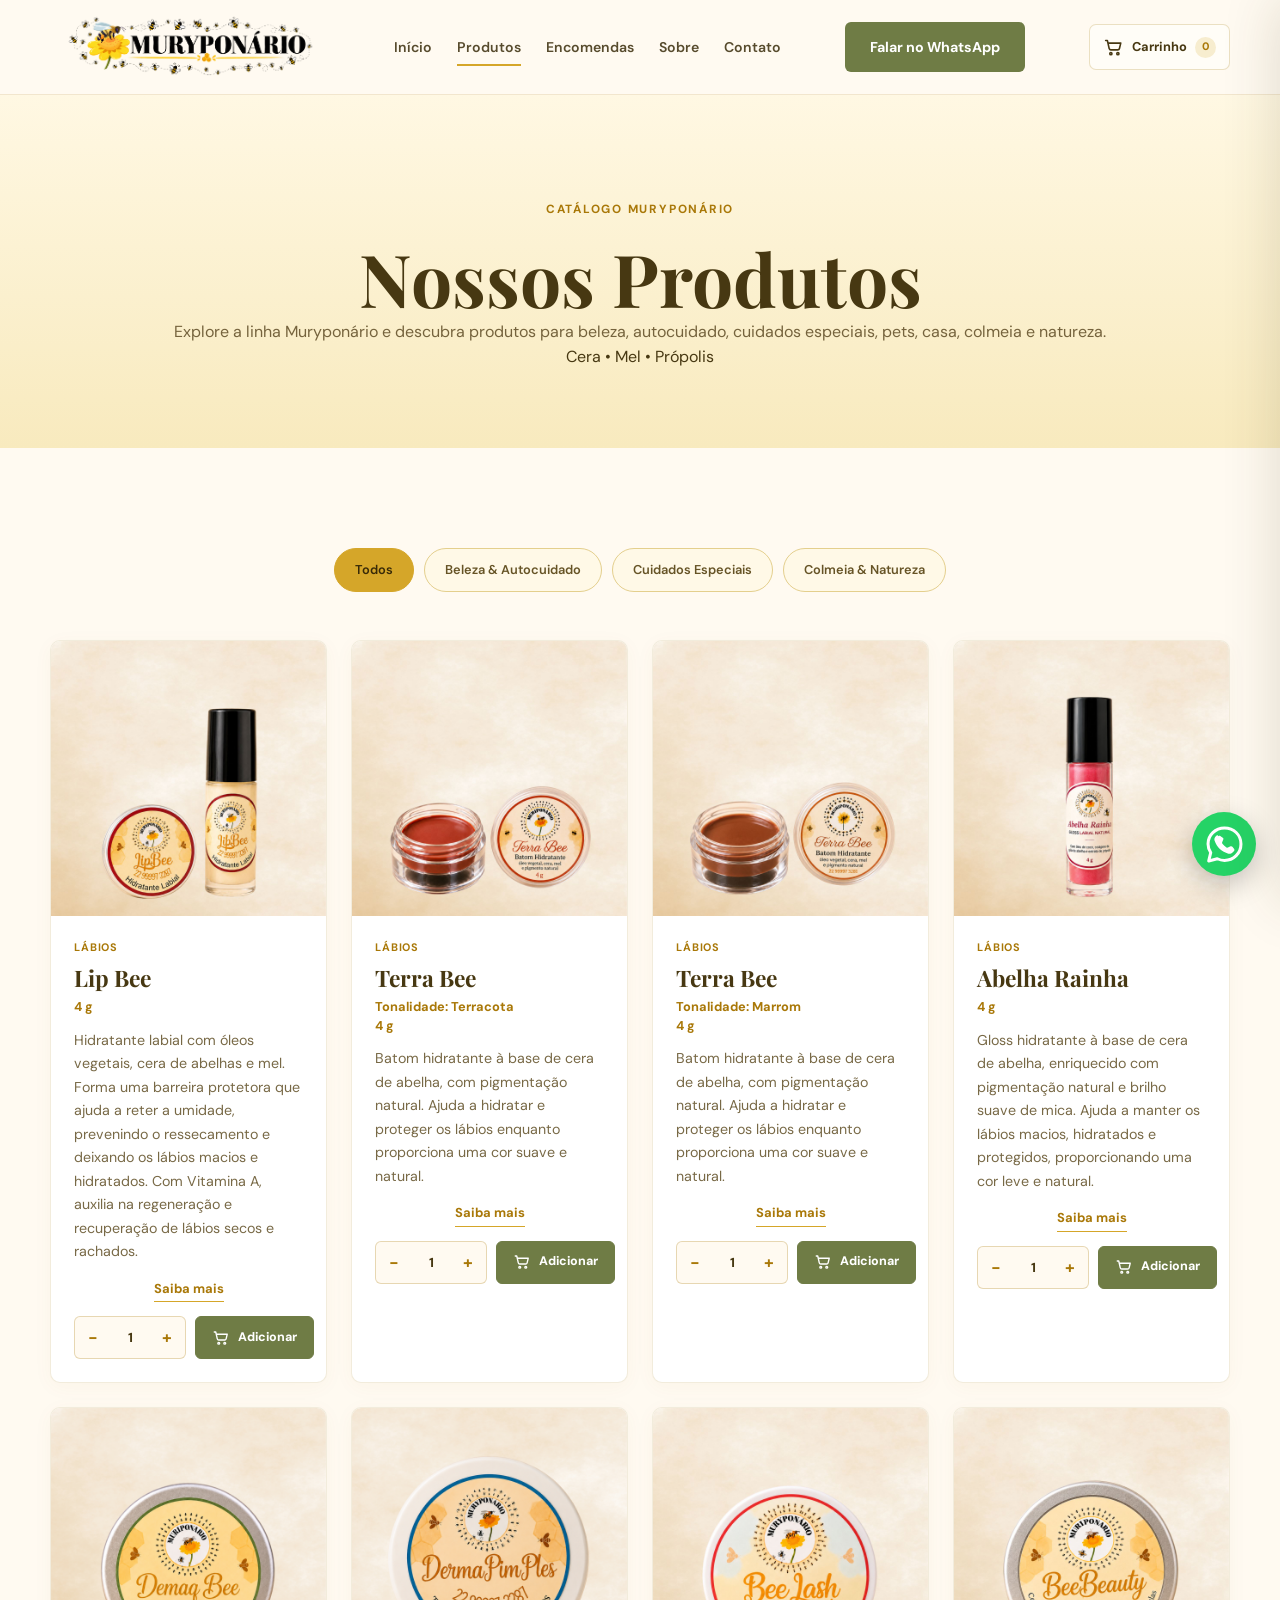
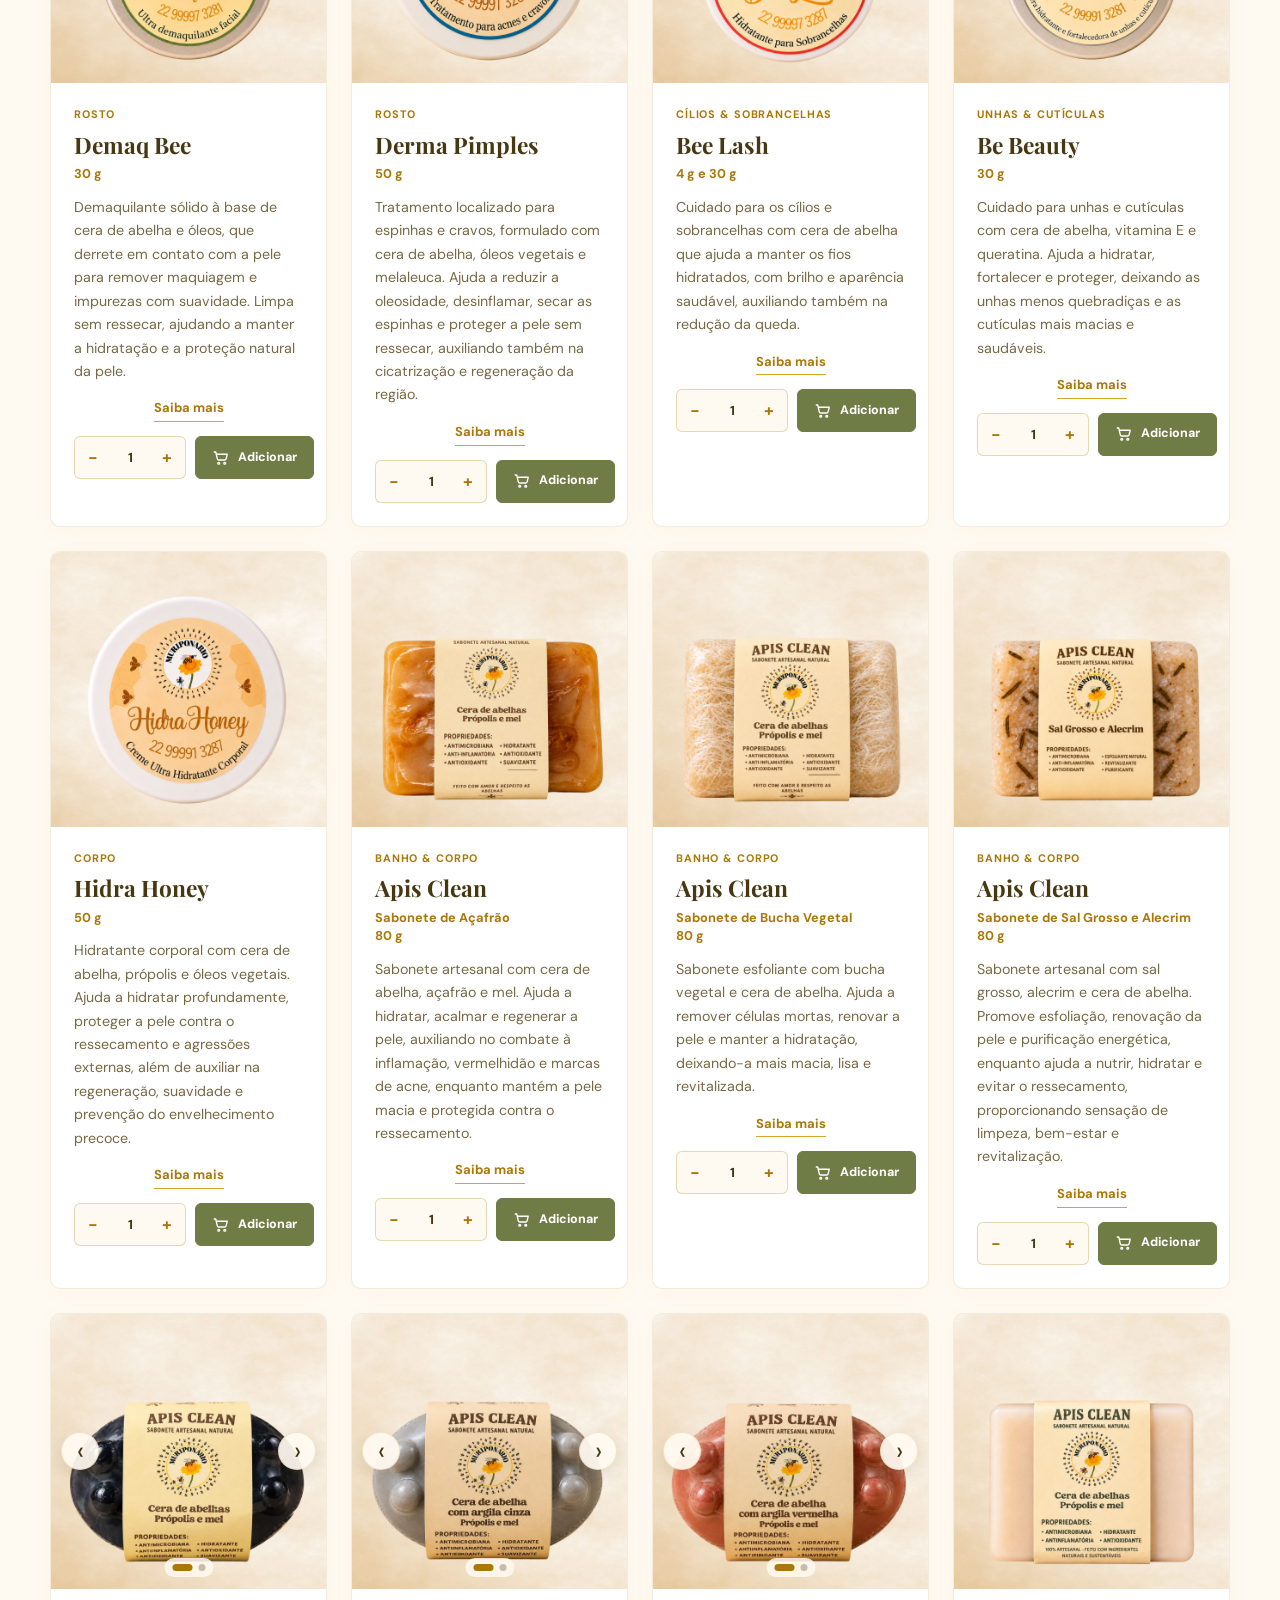
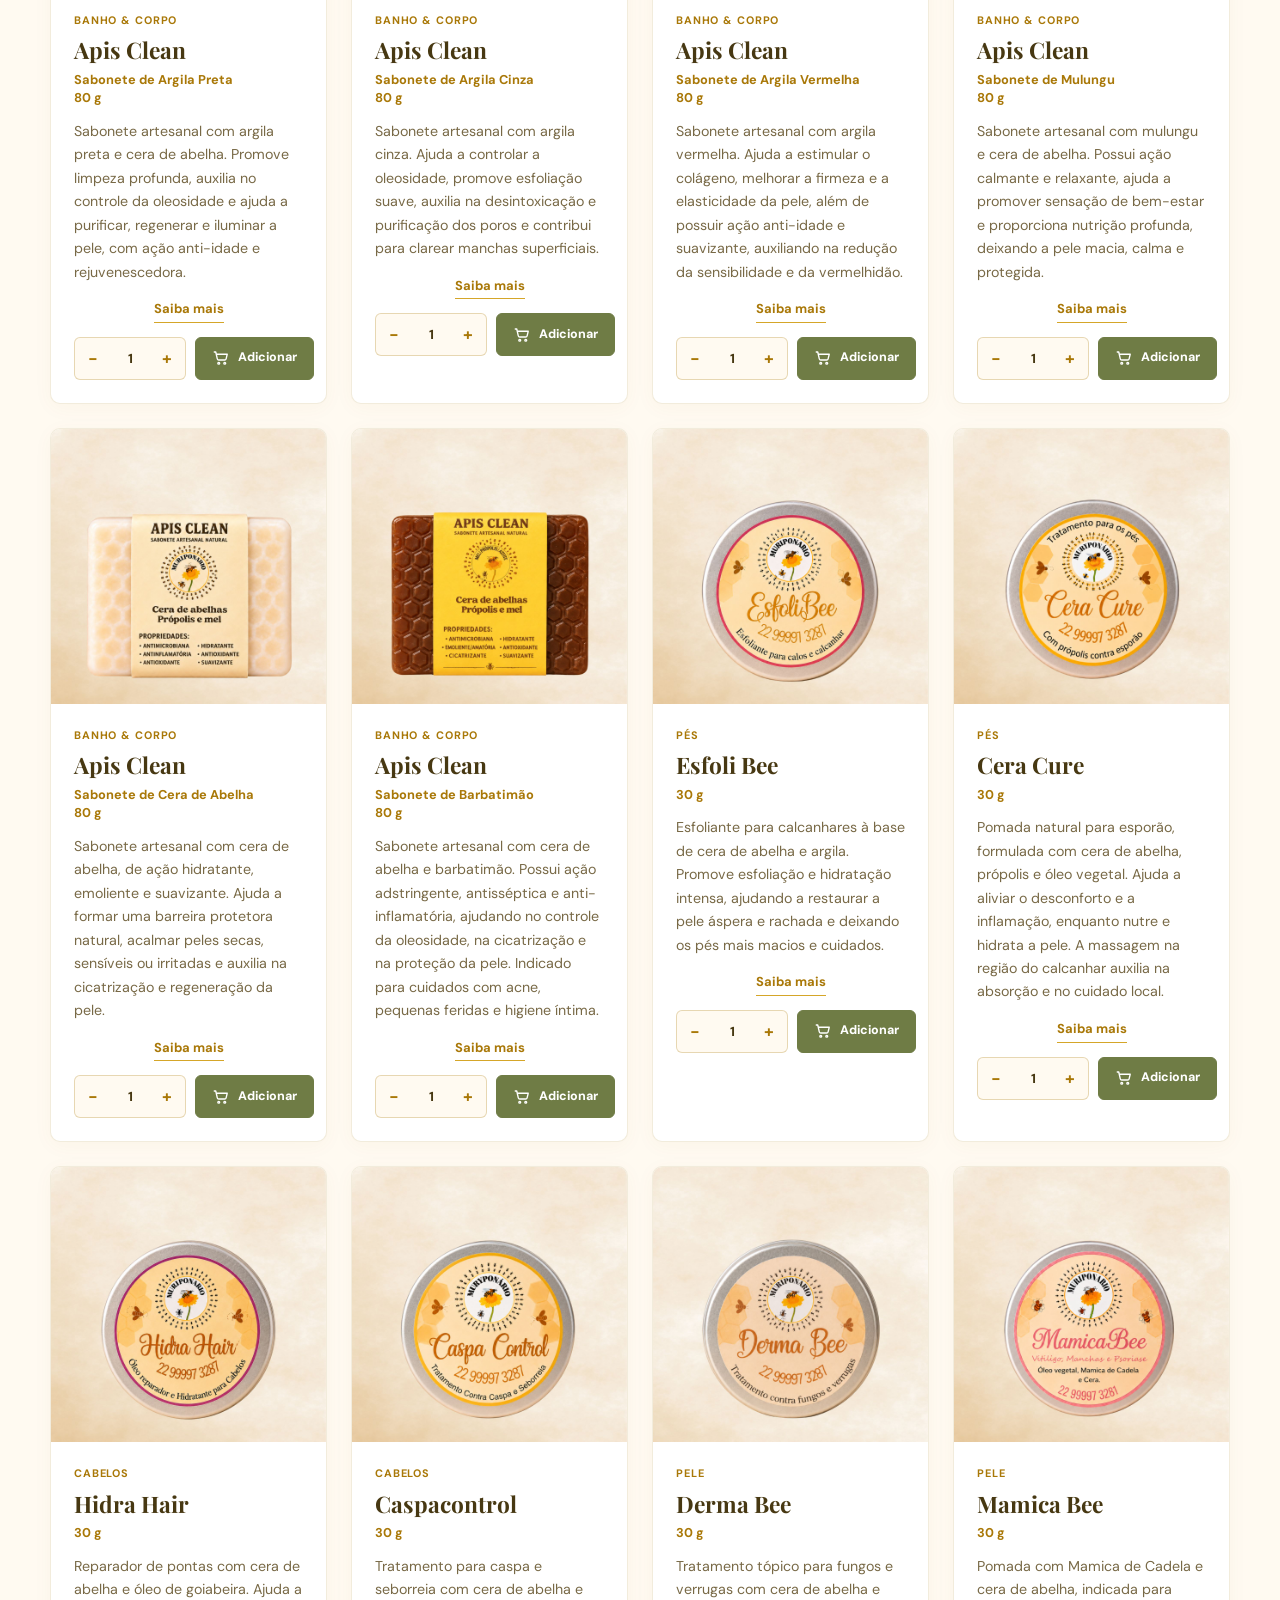
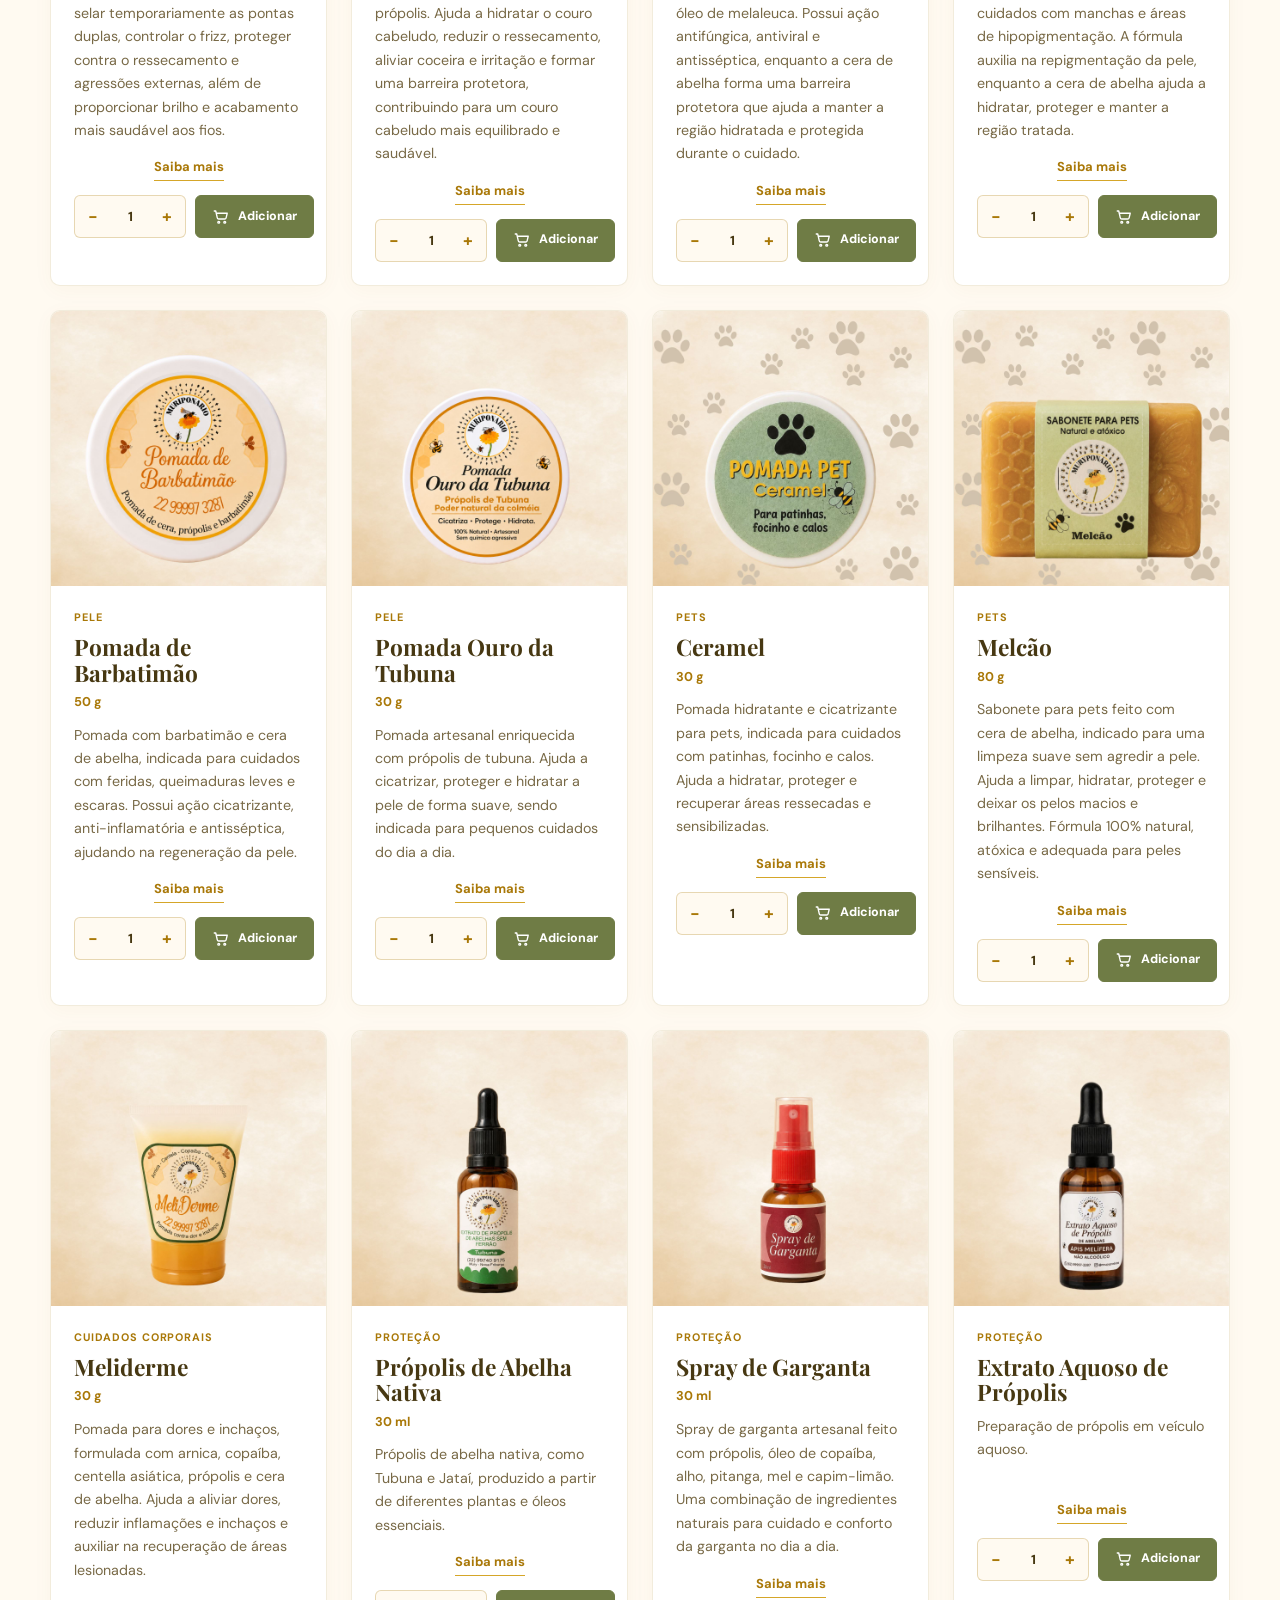
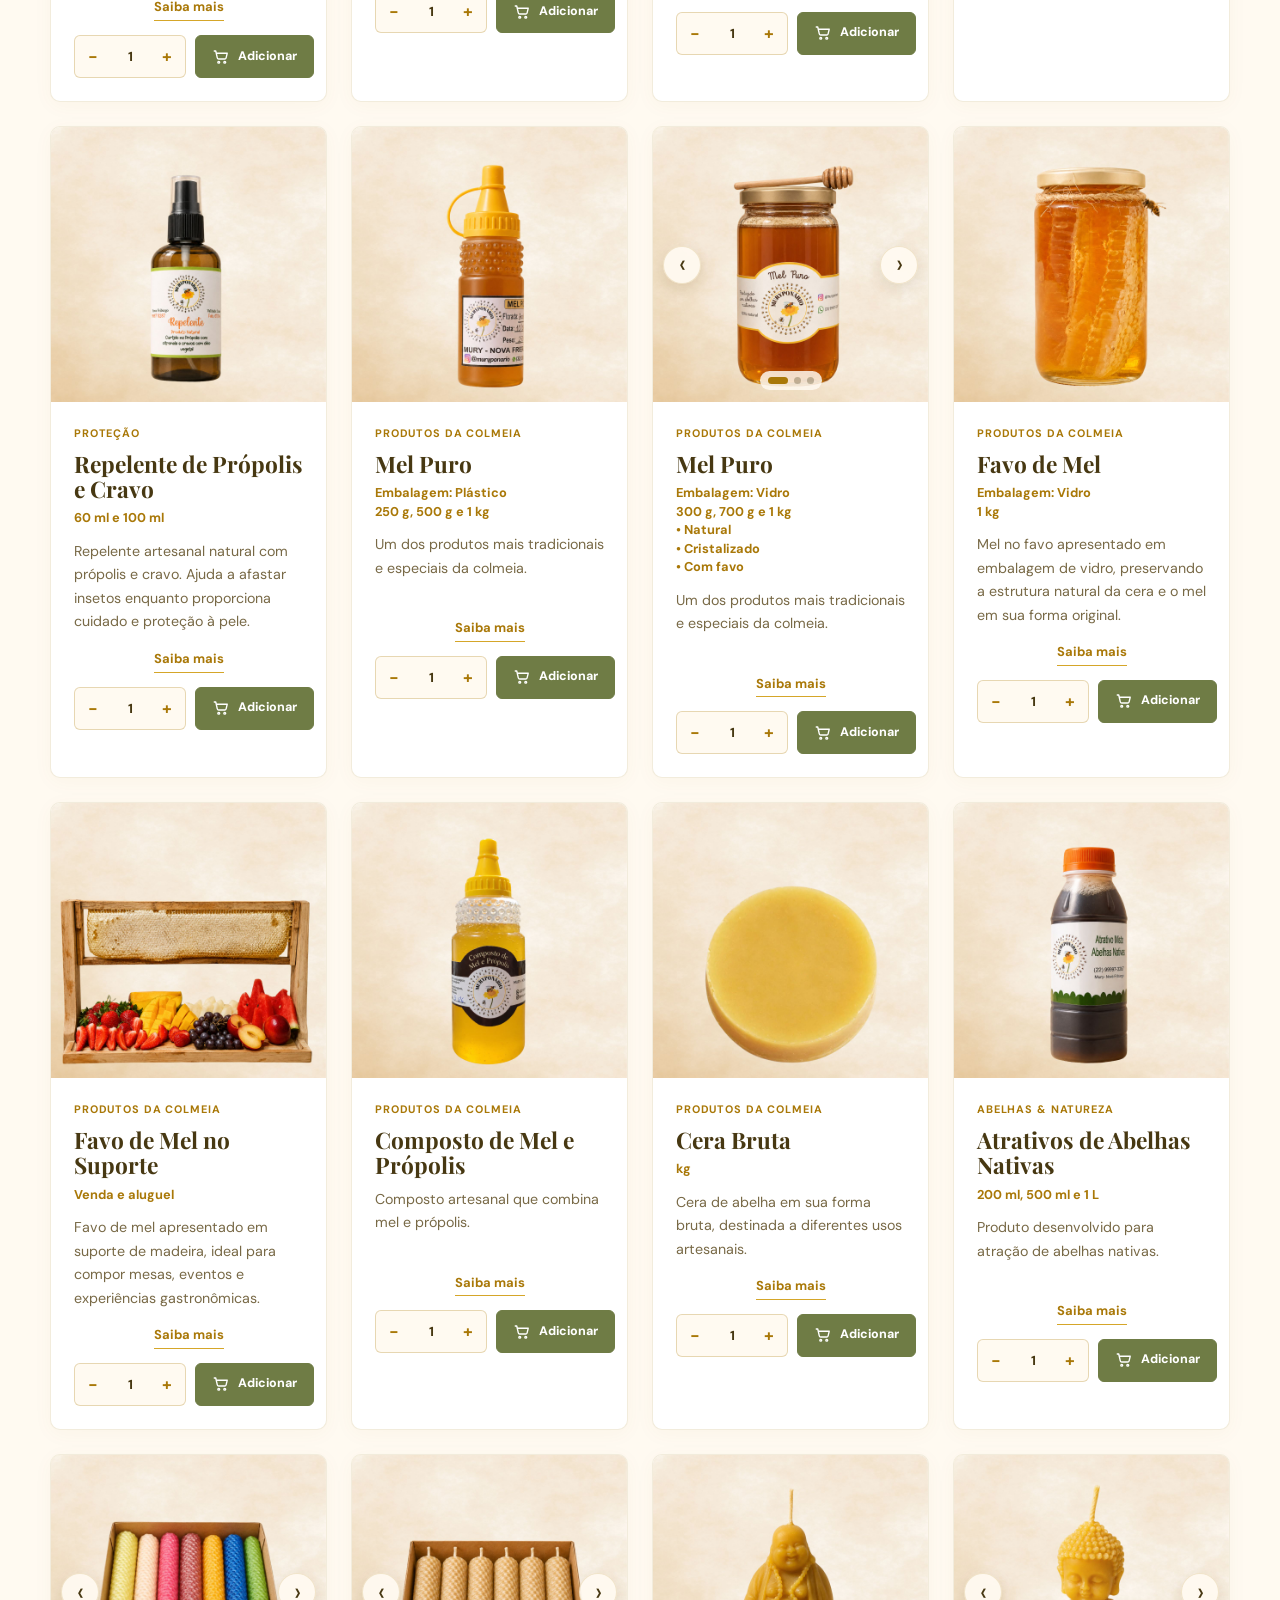
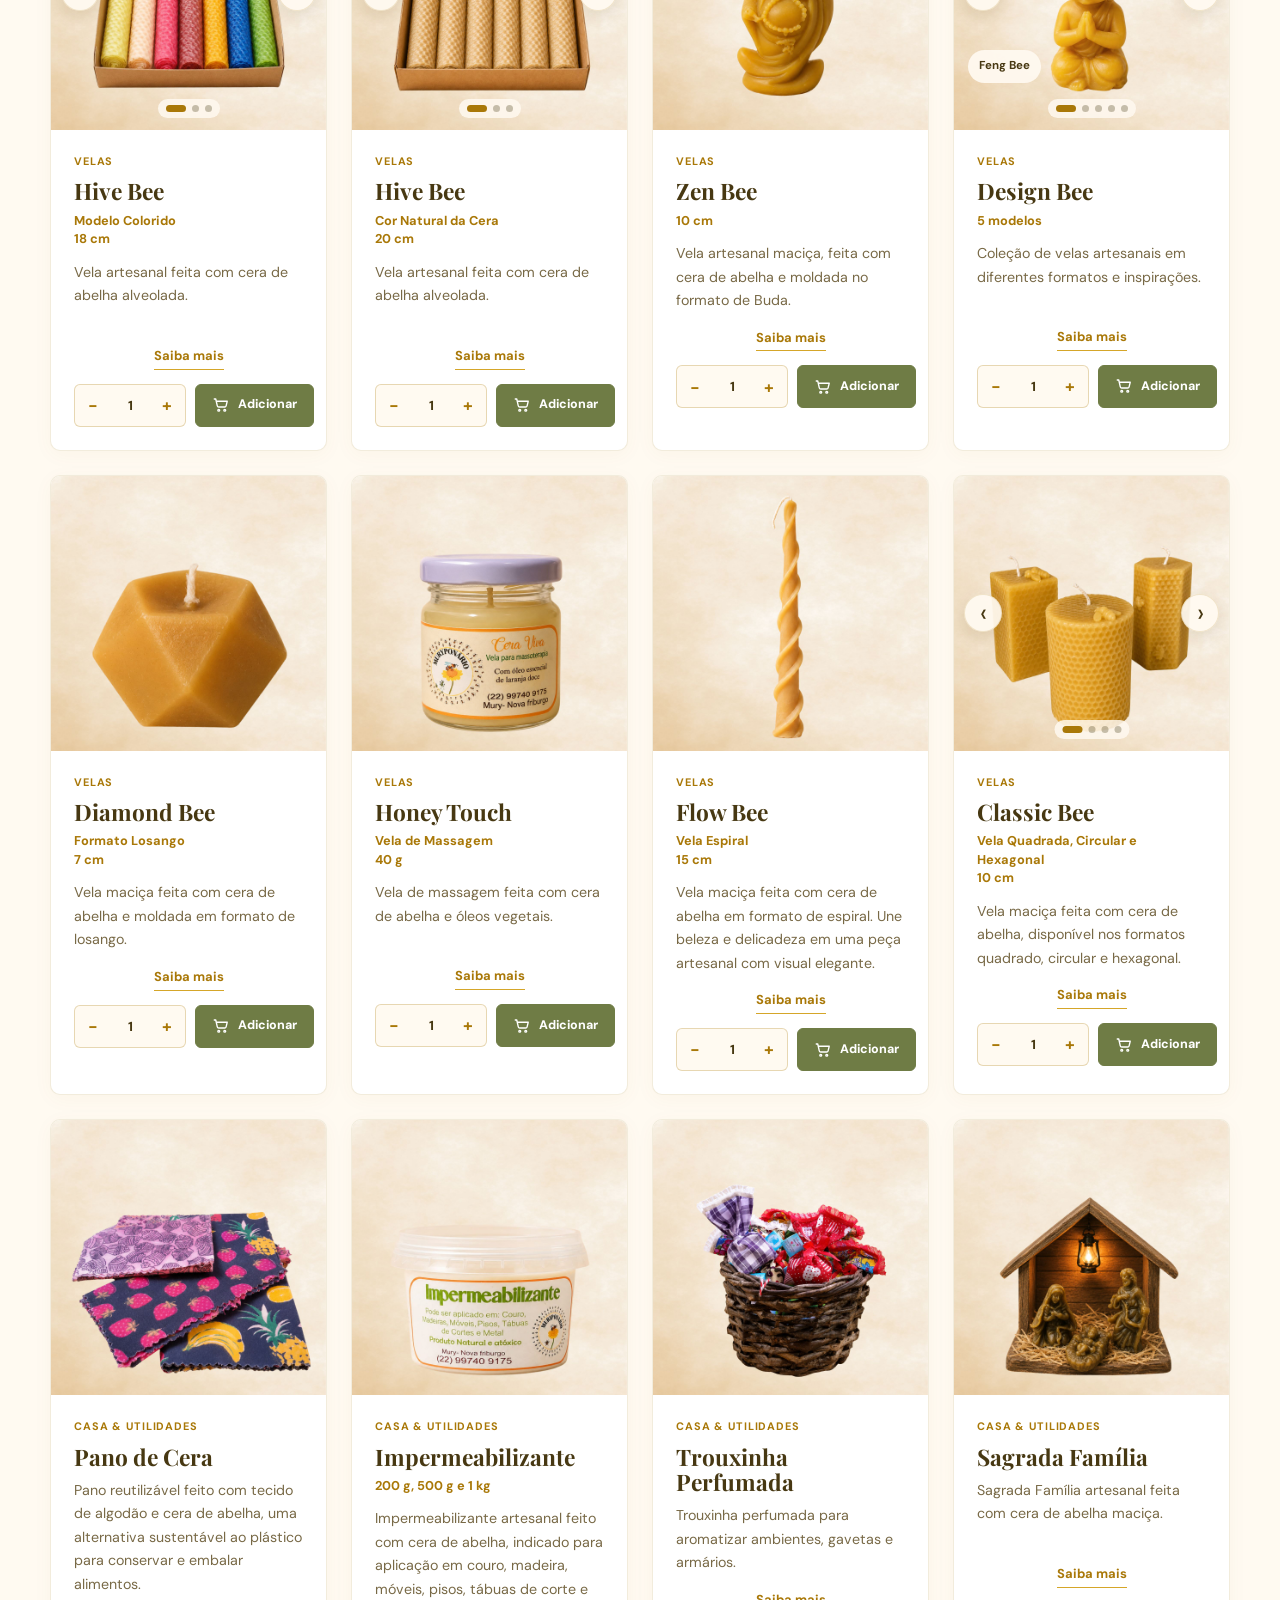
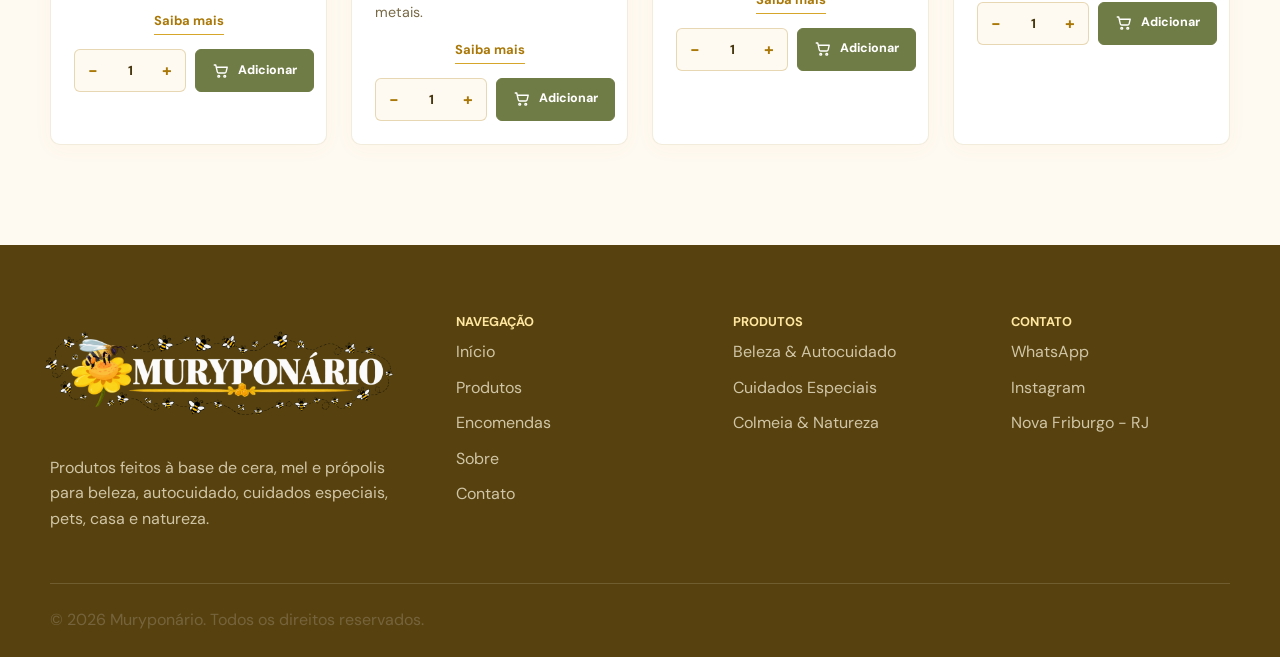
<file: produtos.html>
<!DOCTYPE html>
<html lang="pt-BR">

<head>
<meta charset="UTF-8">
<meta name="viewport" content="width=device-width, initial-scale=1.0">

<title>Produtos | Muryponário</title>

<meta
  name="description"
  content="Conheça os produtos Muryponário feitos à base de cera, mel e própolis para beleza, autocuidado, cuidados especiais, pets, colmeia e natureza."
>

<meta name="theme-color" content="#fffaf1">

<link rel="icon" type="image/png" href="imagens/favicon-muryponario.png">
<link rel="apple-touch-icon" href="imagens/favicon-muryponario.png">

<!-- ========================================
     OPEN GRAPH
     WHATSAPP / FACEBOOK / LINKEDIN
========================================= -->

<meta property="og:type" content="website">
<meta property="og:locale" content="pt_BR">
<meta property="og:site_name" content="Muryponário">
<meta property="og:title" content="Produtos Muryponário | Cera, Mel e Própolis">
<meta property="og:description" content="Conheça nossa linha de produtos feitos à base de cera, mel e própolis.">
<meta property="og:url" content="https://muryponario.pages.dev/produtos.html">
<meta property="og:image" content="https://muryponario.pages.dev/imagens/muryponario-compartilhamento.jpg">
<meta property="og:image:secure_url" content="https://muryponario.pages.dev/imagens/muryponario-compartilhamento.jpg">
<meta property="og:image:type" content="image/jpeg">
<meta property="og:image:alt" content="Produtos Muryponário - Cera, Mel e Própolis">

<!-- ========================================
     TWITTER / X
========================================= -->

<meta name="twitter:card" content="summary_large_image">
<meta name="twitter:title" content="Produtos Muryponário | Cera, Mel e Própolis">
<meta name="twitter:description" content="Conheça nossa linha de produtos feitos à base de cera, mel e própolis.">
<meta name="twitter:image" content="https://muryponario.pages.dev/imagens/muryponario-compartilhamento.jpg">
<meta name="twitter:image:alt" content="Produtos Muryponário - Cera, Mel e Própolis">

<link rel="preconnect" href="https://fonts.googleapis.com">
<link rel="preconnect" href="https://fonts.gstatic.com" crossorigin>

<link
  href="https://fonts.googleapis.com/css2?family=DM+Sans:wght@400;500;600;700&family=Playfair+Display:wght@500;600;700&display=swap"
  rel="stylesheet"
>

<link rel="stylesheet" href="style.css">
</head>

<body>

<!-- ========================================
     HEADER
========================================= -->

<header class="header">

  <div class="container header-container">

    <a
      href="index.html"
      class="logo-link"
      aria-label="Muryponário - Página inicial"
    >
      <img
        src="imagens/logo-muryponario.png"
        alt="Muryponário"
        class="logo"
      >
    </a>

    <nav class="nav" id="nav">

      <a href="index.html" class="nav-link">
        Início
      </a>

      <a href="produtos.html" class="nav-link active">
        Produtos
      </a>

      <a href="index.html#encomendas" class="nav-link">
        Encomendas
      </a>

      <a href="sobre.html" class="nav-link">
        Sobre
      </a>

      <a href="contato.html" class="nav-link">
        Contato
      </a>

    </nav>

    <a
      href="#"
      class="btn btn-whatsapp header-whatsapp js-whatsapp"
      target="_blank"
      rel="noopener noreferrer"
    >
      Falar no WhatsApp
    </a>

    <button
      class="menu-toggle"
      id="menuToggle"
      aria-label="Abrir menu"
      aria-expanded="false"
    >
      <span></span>
      <span></span>
      <span></span>
    </button>

  </div>

</header>


<main>

<!-- ========================================
     HERO
========================================= -->

<section class="products-hero">

  <div class="container">

    <span class="eyebrow">
      Catálogo Muryponário
    </span>

    <h1>
      Nossos Produtos
    </h1>

    <p>
      Explore a linha Muryponário e descubra produtos para beleza,
      autocuidado, cuidados especiais, pets, casa, colmeia e natureza.
    </p>

    <div class="products-hero-formula">
      <span>Cera</span>
      <span class="formula-dot">•</span>
      <span>Mel</span>
      <span class="formula-dot">•</span>
      <span>Própolis</span>
    </div>

  </div>

</section>


<!-- ========================================
     CATÁLOGO
========================================= -->

<section class="section catalog-section">

<div class="container">

<div class="filters" id="productFilters">

  <button class="filter-btn active" data-filter="todos">
    Todos
  </button>

  <button class="filter-btn" data-filter="beleza">
    Beleza &amp; Autocuidado
  </button>

  <button class="filter-btn" data-filter="cuidados">
    Cuidados Especiais
  </button>

  <button class="filter-btn" data-filter="colmeia">
    Colmeia &amp; Natureza
  </button>

</div>


<div class="product-grid catalog-grid" id="productGrid">


<!-- LIP BEE -->

<article
  class="product-card catalog-product"
  data-category="beleza"
  data-sort-name="Lip Bee"
>

<div class="product-image-wrapper">
  <img
    src="imagens/lipbee.jpg"
    alt="Lip Bee"
    class="product-image"
  >
</div>

<div class="product-info">

<span class="product-category">
  Lábios
</span>

<h3>
  Lip Bee
</h3>

<span class="product-variation">
  4 g
</span>

<p>
  Hidratante labial com óleos vegetais, cera de abelhas e mel.
  Forma uma barreira protetora que ajuda a reter a umidade,
  prevenindo o ressecamento e deixando os lábios macios e
  hidratados. Com Vitamina A, auxilia na regeneração e
  recuperação de lábios secos e rachados.
</p>

<a
  href="#"
  class="product-whatsapp js-whatsapp-product"
  data-product="Lip Bee"
>
  Saiba mais
</a>

</div>

</article>


<!-- TERRA BEE TERRACOTA -->

<article
  class="product-card catalog-product"
  data-category="beleza"
  data-sort-name="Terra Bee Terracota"
>

<div class="product-image-wrapper">
  <img
    src="imagens/terra-bee-terracota.jpg"
    alt="Terra Bee - tonalidade Terracota"
    class="product-image"
  >
</div>

<div class="product-info">

<span class="product-category">
  Lábios
</span>

<h3>
  Terra Bee
</h3>

<span class="product-variation">
  Tonalidade: Terracota<br>
  4 g
</span>

<p>
  Batom hidratante à base de cera de abelha, com pigmentação
  natural. Ajuda a hidratar e proteger os lábios enquanto
  proporciona uma cor suave e natural.
</p>

<a
  href="#"
  class="product-whatsapp js-whatsapp-product"
  data-product="Terra Bee - tonalidade Terracota"
>
  Saiba mais
</a>

</div>

</article>


<!-- TERRA BEE MARROM -->

<article
  class="product-card catalog-product"
  data-category="beleza"
  data-sort-name="Terra Bee Marrom"
>

<div class="product-image-wrapper">

<img
  src="imagens/terra-bee-marrom.jpg"
  alt="Terra Bee - tonalidade Marrom"
  class="product-image"
>

</div>

<div class="product-info">

<span class="product-category">
  Lábios
</span>

<h3>
  Terra Bee
</h3>

<span class="product-variation">
  Tonalidade: Marrom<br>
  4 g
</span>

<p>
  Batom hidratante à base de cera de abelha, com pigmentação
  natural. Ajuda a hidratar e proteger os lábios enquanto
  proporciona uma cor suave e natural.
</p>

<a
  href="#"
  class="product-whatsapp js-whatsapp-product"
  data-product="Terra Bee - tonalidade Marrom"
>
  Saiba mais
</a>

</div>

</article>


<!-- ABELHA RAINHA -->

<article
  class="product-card catalog-product"
  data-category="beleza"
  data-sort-name="Abelha Rainha"
>

<div class="product-image-wrapper">

<img
  src="imagens/abelha-rainha.jpg"
  alt="Abelha Rainha"
  class="product-image"
>

</div>

<div class="product-info">

<span class="product-category">
  Lábios
</span>

<h3>
  Abelha Rainha
</h3>

<span class="product-variation">
  4 g
</span>

<p>
  Gloss hidratante à base de cera de abelha, enriquecido com
  pigmentação natural e brilho suave de mica. Ajuda a manter
  os lábios macios, hidratados e protegidos, proporcionando
  uma cor leve e natural.
</p>

<a
  href="#"
  class="product-whatsapp js-whatsapp-product"
  data-product="Abelha Rainha"
>
  Saiba mais
</a>

</div>

</article>


<!-- DEMAQ BEE -->

<article
  class="product-card catalog-product"
  data-category="beleza"
  data-sort-name="Demaq Bee"
>

<div class="product-image-wrapper">

<img
  src="imagens/demaqbee.jpg"
  alt="Demaq Bee"
  class="product-image"
>

</div>

<div class="product-info">

<span class="product-category">
  Rosto
</span>

<h3>
  Demaq Bee
</h3>

<span class="product-variation">
  30 g
</span>

<p>
  Demaquilante sólido à base de cera de abelha e óleos, que
  derrete em contato com a pele para remover maquiagem e
  impurezas com suavidade. Limpa sem ressecar, ajudando a
  manter a hidratação e a proteção natural da pele.
</p>

<a
  href="#"
  class="product-whatsapp js-whatsapp-product"
  data-product="Demaq Bee"
>
  Saiba mais
</a>

</div>

</article>


<!-- DERMA PIMPLES -->

<article
  class="product-card catalog-product"
  data-category="beleza"
  data-sort-name="Derma Pimples"
>

<div class="product-image-wrapper">

<img
  src="imagens/derma-pimples-v2.jpg"
  alt="Derma Pimples"
  class="product-image"
>

</div>

<div class="product-info">

<span class="product-category">
  Rosto
</span>

<h3>
  Derma Pimples
</h3>

<span class="product-variation">
  50 g
</span>

<p>
  Tratamento localizado para espinhas e cravos, formulado com
  cera de abelha, óleos vegetais e melaleuca. Ajuda a reduzir
  a oleosidade, desinflamar, secar as espinhas e proteger a
  pele sem ressecar, auxiliando também na cicatrização e
  regeneração da região.
</p>

<a
  href="#"
  class="product-whatsapp js-whatsapp-product"
  data-product="Derma Pimples"
>
  Saiba mais
</a>

</div>

</article>


<!-- BEE LASH -->

<article
  class="product-card catalog-product"
  data-category="beleza"
  data-sort-name="Bee Lash"
>

<div class="product-image-wrapper">

<img
  src="imagens/bee-lash.jpg"
  alt="Bee Lash"
  class="product-image"
>

</div>

<div class="product-info">

<span class="product-category">
  Cílios &amp; Sobrancelhas
</span>

<h3>
  Bee Lash
</h3>

<span class="product-variation">
  4 g e 30 g
</span>

<p>
  Cuidado para os cílios e sobrancelhas com cera de abelha que
  ajuda a manter os fios hidratados, com brilho e aparência
  saudável, auxiliando também na redução da queda.
</p>

<a
  href="#"
  class="product-whatsapp js-whatsapp-product"
  data-product="Bee Lash"
>
  Saiba mais
</a>

</div>

</article>


<!-- BE BEAUTY -->

<article
  class="product-card catalog-product"
  data-category="beleza"
  data-sort-name="Be Beauty"
>

<div class="product-image-wrapper">

<img
  src="imagens/bee-beauty.jpg"
  alt="Be Beauty"
  class="product-image"
>

</div>

<div class="product-info">

<span class="product-category">
  Unhas &amp; Cutículas
</span>

<h3>
  Be Beauty
</h3>

<span class="product-variation">
  30 g
</span>

<p>
  Cuidado para unhas e cutículas com cera de abelha, vitamina
  E e queratina. Ajuda a hidratar, fortalecer e proteger,
  deixando as unhas menos quebradiças e as cutículas mais
  macias e saudáveis.
</p>

<a
  href="#"
  class="product-whatsapp js-whatsapp-product"
  data-product="Be Beauty"
>
  Saiba mais
</a>

</div>

</article>


<!-- HIDRA HONEY -->

<article
  class="product-card catalog-product"
  data-category="beleza"
  data-sort-name="Hidra Honey"
>

<div class="product-image-wrapper">

<img
  src="imagens/hidra-honey.jpg"
  alt="Hidra Honey"
  class="product-image"
>

</div>

<div class="product-info">

<span class="product-category">
  Corpo
</span>

<h3>
  Hidra Honey
</h3>

<span class="product-variation">
  50 g
</span>

<p>
  Hidratante corporal com cera de abelha, própolis e óleos
  vegetais. Ajuda a hidratar profundamente, proteger a pele
  contra o ressecamento e agressões externas, além de auxiliar
  na regeneração, suavidade e prevenção do envelhecimento precoce.
</p>

<a
  href="#"
  class="product-whatsapp js-whatsapp-product"
  data-product="Hidra Honey"
>
  Saiba mais
</a>

</div>

</article>


<!-- APIS CLEAN AÇAFRÃO -->

<article
  class="product-card catalog-product"
  data-category="beleza"
  data-sort-name="Apis Clean Açafrão"
>

<div class="product-image-wrapper">

<img
  src="imagens/apis-clean-acafrao.jpg"
  alt="Apis Clean - variação Açafrão"
  class="product-image"
>

</div>

<div class="product-info">

<span class="product-category">
  Banho &amp; Corpo
</span>

<h3>
  Apis Clean
</h3>

<span class="product-variation">
  Sabonete de Açafrão<br>
  80 g
</span>

<p>
  Sabonete artesanal com cera de abelha, açafrão e mel. Ajuda
  a hidratar, acalmar e regenerar a pele, auxiliando no combate
  à inflamação, vermelhidão e marcas de acne, enquanto mantém
  a pele macia e protegida contra o ressecamento.
</p>

<a
  href="#"
  class="product-whatsapp js-whatsapp-product"
  data-product="Apis Clean - Açafrão"
>
  Saiba mais
</a>

</div>

</article>


<!-- APIS CLEAN BUCHA VEGETAL -->

<article
  class="product-card catalog-product"
  data-category="beleza"
  data-sort-name="Apis Clean Bucha Vegetal"
>

<div class="product-image-wrapper">

<img
  src="imagens/apis-clean-bucha-vegetal.jpg"
  alt="Apis Clean - variação Bucha Vegetal"
  class="product-image"
>

</div>

<div class="product-info">

<span class="product-category">
  Banho &amp; Corpo
</span>

<h3>
  Apis Clean
</h3>

<span class="product-variation">
  Sabonete de Bucha Vegetal<br>
  80 g
</span>

<p>
  Sabonete esfoliante com bucha vegetal e cera de abelha.
  Ajuda a remover células mortas, renovar a pele e manter a
  hidratação, deixando-a mais macia, lisa e revitalizada.
</p>

<a
  href="#"
  class="product-whatsapp js-whatsapp-product"
  data-product="Apis Clean - Bucha Vegetal"
>
  Saiba mais
</a>

</div>

</article>


<!-- APIS CLEAN SAL GROSSO E ALECRIM -->

<article
  class="product-card catalog-product"
  data-category="beleza"
  data-sort-name="Apis Clean Sal Grosso &amp; Alecrim"
>

<div class="product-image-wrapper">

<img
  src="imagens/apis-clean-sal-grosso-alecrim.jpg"
  alt="Apis Clean - variação Sal Grosso e Alecrim"
  class="product-image"
>

</div>

<div class="product-info">

<span class="product-category">
  Banho &amp; Corpo
</span>

<h3>
  Apis Clean
</h3>

<span class="product-variation">
  Sabonete de Sal Grosso e Alecrim<br>
  80 g
</span>

<p>
  Sabonete artesanal com sal grosso, alecrim e cera de abelha.
  Promove esfoliação, renovação da pele e purificação energética,
  enquanto ajuda a nutrir, hidratar e evitar o ressecamento,
  proporcionando sensação de limpeza, bem-estar e revitalização.
</p>

<a
  href="#"
  class="product-whatsapp js-whatsapp-product"
  data-product="Apis Clean - Sal Grosso e Alecrim"
>
  Saiba mais
</a>

</div>

</article>


<!-- APIS CLEAN ARGILA PRETA -->

<article
  class="product-card catalog-product"
  data-category="beleza"
  data-sort-name="Apis Clean Argila Preta"
>

<div
  class="product-image-wrapper product-carousel product-carousel-arrows-high"
  data-carousel
  tabindex="0"
  aria-label="Fotos do Apis Clean Argila Preta"
>

<div class="product-carousel-slide active">

<img
  src="imagens/apis-clean-argila-preta.jpg"
  alt="Apis Clean - variação Argila Preta"
  class="product-image"
>

</div>

<div class="product-carousel-slide">

<img
  src="imagens/apis-clean-argila-preta-2.jpg"
  alt="Apis Clean - variação Argila Preta - foto 2"
  class="product-image"
>

<div class="product-carousel-fallback" aria-hidden="true">
  Adicione a foto 2
</div>

</div>

<button
  type="button"
  class="product-carousel-arrow product-carousel-prev"
  aria-label="Ver foto anterior do Apis Clean Argila Preta"
>
  &#8249;
</button>

<button
  type="button"
  class="product-carousel-arrow product-carousel-next"
  aria-label="Ver próxima foto do Apis Clean Argila Preta"
>
  &#8250;
</button>

<div class="product-carousel-dots" aria-label="Navegação de imagens">

<button
  type="button"
  class="product-carousel-dot active"
  data-slide="0"
  aria-label="Ver foto 1"
></button>

<button
  type="button"
  class="product-carousel-dot"
  data-slide="1"
  aria-label="Ver foto 2"
></button>

</div>

</div>


<div class="product-info">

<span class="product-category">
  Banho &amp; Corpo
</span>

<h3>
  Apis Clean
</h3>

<span class="product-variation">
  Sabonete de Argila Preta<br>
  80 g
</span>

<p>
  Sabonete artesanal com argila preta e cera de abelha.
  Promove limpeza profunda, auxilia no controle da oleosidade
  e ajuda a purificar, regenerar e iluminar a pele, com ação
  anti-idade e rejuvenescedora.
</p>

<a
  href="#"
  class="product-whatsapp js-whatsapp-product"
  data-product="Apis Clean - Argila Preta"
>
  Saiba mais
</a>

</div>

</article>


<!-- APIS CLEAN ARGILA CINZA -->

<article
  class="product-card catalog-product"
  data-category="beleza"
  data-sort-name="Apis Clean Argila Cinza"
>

<div
  class="product-image-wrapper product-carousel product-carousel-arrows-high"
  data-carousel
  tabindex="0"
  aria-label="Fotos do Apis Clean Argila Cinza"
>

<div class="product-carousel-slide active">

<img
  src="imagens/apis-clean-argila-cinza.jpg"
  alt="Apis Clean - variação Argila Cinza"
  class="product-image"
>

</div>

<div class="product-carousel-slide">

<img
  src="imagens/apis-clean-argila-cinza-2.jpg"
  alt="Apis Clean - variação Argila Cinza - foto 2"
  class="product-image"
>

<div class="product-carousel-fallback" aria-hidden="true">
  Adicione a foto 2
</div>

</div>

<button
  type="button"
  class="product-carousel-arrow product-carousel-prev"
  aria-label="Ver foto anterior do Apis Clean Argila Cinza"
>
  &#8249;
</button>

<button
  type="button"
  class="product-carousel-arrow product-carousel-next"
  aria-label="Ver próxima foto do Apis Clean Argila Cinza"
>
  &#8250;
</button>

<div class="product-carousel-dots" aria-label="Navegação de imagens">

<button
  type="button"
  class="product-carousel-dot active"
  data-slide="0"
  aria-label="Ver foto 1"
></button>

<button
  type="button"
  class="product-carousel-dot"
  data-slide="1"
  aria-label="Ver foto 2"
></button>

</div>

</div>


<div class="product-info">

<span class="product-category">
  Banho &amp; Corpo
</span>

<h3>
  Apis Clean
</h3>

<span class="product-variation">
  Sabonete de Argila Cinza<br>
  80 g
</span>

<p>
  Sabonete artesanal com argila cinza. Ajuda a controlar a
  oleosidade, promove esfoliação suave, auxilia na desintoxicação
  e purificação dos poros e contribui para clarear manchas
  superficiais.
</p>

<a
  href="#"
  class="product-whatsapp js-whatsapp-product"
  data-product="Apis Clean - Argila Cinza"
>
  Saiba mais
</a>

</div>

</article>


<!-- APIS CLEAN ARGILA VERMELHA -->

<article
  class="product-card catalog-product"
  data-category="beleza"
  data-sort-name="Apis Clean Argila Vermelha"
>

<div
  class="product-image-wrapper product-carousel product-carousel-arrows-high"
  data-carousel
  tabindex="0"
  aria-label="Fotos do Apis Clean Argila Vermelha"
>

<div class="product-carousel-slide active">

<img
  src="imagens/apis-clean-argila-vermelha.jpg"
  alt="Apis Clean - variação Argila Vermelha"
  class="product-image"
>

</div>

<div class="product-carousel-slide">

<img
  src="imagens/apis-clean-argila-vermelha-2.jpg"
  alt="Apis Clean - variação Argila Vermelha - foto 2"
  class="product-image"
>

<div class="product-carousel-fallback" aria-hidden="true">
  Adicione a foto 2
</div>

</div>

<button
  type="button"
  class="product-carousel-arrow product-carousel-prev"
  aria-label="Ver foto anterior do Apis Clean Argila Vermelha"
>
  &#8249;
</button>

<button
  type="button"
  class="product-carousel-arrow product-carousel-next"
  aria-label="Ver próxima foto do Apis Clean Argila Vermelha"
>
  &#8250;
</button>

<div class="product-carousel-dots" aria-label="Navegação de imagens">

<button
  type="button"
  class="product-carousel-dot active"
  data-slide="0"
  aria-label="Ver foto 1"
></button>

<button
  type="button"
  class="product-carousel-dot"
  data-slide="1"
  aria-label="Ver foto 2"
></button>

</div>

</div>


<div class="product-info">

<span class="product-category">
  Banho &amp; Corpo
</span>

<h3>
  Apis Clean
</h3>

<span class="product-variation">
  Sabonete de Argila Vermelha<br>
  80 g
</span>

<p>
  Sabonete artesanal com argila vermelha. Ajuda a estimular
  o colágeno, melhorar a firmeza e a elasticidade da pele,
  além de possuir ação anti-idade e suavizante, auxiliando
  na redução da sensibilidade e da vermelhidão.
</p>

<a
  href="#"
  class="product-whatsapp js-whatsapp-product"
  data-product="Apis Clean - Argila Vermelha"
>
  Saiba mais
</a>

</div>

</article>


<!-- APIS CLEAN MULUNGU -->

<article
  class="product-card catalog-product"
  data-category="beleza"
  data-sort-name="Apis Clean Mulungu"
>

<div class="product-image-wrapper">

<img
  src="imagens/apis-clean-mulungu.jpg"
  alt="Apis Clean - variação Mulungu"
  class="product-image"
>

</div>

<div class="product-info">

<span class="product-category">
  Banho &amp; Corpo
</span>

<h3>
  Apis Clean
</h3>

<span class="product-variation">
  Sabonete de Mulungu<br>
  80 g
</span>

<p>
  Sabonete artesanal com mulungu e cera de abelha.
  Possui ação calmante e relaxante, ajuda a promover
  sensação de bem-estar e proporciona nutrição profunda,
  deixando a pele macia, calma e protegida.
</p>

<a
  href="#"
  class="product-whatsapp js-whatsapp-product"
  data-product="Apis Clean - Mulungu"
>
  Saiba mais
</a>

</div>

</article>


<!-- APIS CLEAN CERA DE ABELHA -->

<article
  class="product-card catalog-product"
  data-category="beleza"
  data-sort-name="Apis Clean Cera de Abelha"
>

<div class="product-image-wrapper">

<img
  src="imagens/apis-clean-cera-abelha.jpg"
  alt="Apis Clean - variação Cera de Abelha"
  class="product-image"
>

</div>

<div class="product-info">

<span class="product-category">
  Banho &amp; Corpo
</span>

<h3>
  Apis Clean
</h3>

<span class="product-variation">
  Sabonete de Cera de Abelha<br>
  80 g
</span>

<p>
  Sabonete artesanal com cera de abelha, de ação hidratante,
  emoliente e suavizante. Ajuda a formar uma barreira protetora
  natural, acalmar peles secas, sensíveis ou irritadas e auxilia
  na cicatrização e regeneração da pele.
</p>

<a
  href="#"
  class="product-whatsapp js-whatsapp-product"
  data-product="Apis Clean - Cera de Abelha"
>
  Saiba mais
</a>

</div>

</article>


<!-- APIS CLEAN BARBATIMÃO -->

<article
  class="product-card catalog-product"
  data-category="beleza"
  data-sort-name="Apis Clean Barbatimão"
>

<div class="product-image-wrapper">

<img
  src="imagens/apis-clean-barbatimao.jpg"
  alt="Apis Clean - variação Barbatimão"
  class="product-image"
>

</div>

<div class="product-info">

<span class="product-category">
  Banho &amp; Corpo
</span>

<h3>
  Apis Clean
</h3>

<span class="product-variation">
  Sabonete de Barbatimão<br>
  80 g
</span>

<p>
  Sabonete artesanal com cera de abelha e barbatimão.
  Possui ação adstringente, antisséptica e anti-inflamatória,
  ajudando no controle da oleosidade, na cicatrização e na
  proteção da pele. Indicado para cuidados com acne,
  pequenas feridas e higiene íntima.
</p>

<a
  href="#"
  class="product-whatsapp js-whatsapp-product"
  data-product="Apis Clean - Barbatimão"
>
  Saiba mais
</a>

</div>

</article>


<!-- ESFOLI BEE -->

<article
  class="product-card catalog-product"
  data-category="beleza"
  data-sort-name="Esfoli Bee"
>

<div class="product-image-wrapper">

<img
  src="imagens/esfoli-bee.jpg"
  alt="Esfoli Bee"
  class="product-image"
>

</div>

<div class="product-info">

<span class="product-category">
  Pés
</span>

<h3>
  Esfoli Bee
</h3>

<span class="product-variation">
  30 g
</span>

<p>
  Esfoliante para calcanhares à base de cera de abelha e
  argila. Promove esfoliação e hidratação intensa, ajudando
  a restaurar a pele áspera e rachada e deixando os pés
  mais macios e cuidados.
</p>

<a
  href="#"
  class="product-whatsapp js-whatsapp-product"
  data-product="Esfoli Bee"
>
  Saiba mais
</a>

</div>

</article>


<!-- CERA CURE -->

<article
  class="product-card catalog-product"
  data-category="cuidados"
  data-sort-name="Cera Cure"
>

<div class="product-image-wrapper">

<img
  src="imagens/cera-cure.jpg"
  alt="Cera Cure"
  class="product-image"
>

</div>

<div class="product-info">

<span class="product-category">
  Pés
</span>

<h3>
  Cera Cure
</h3>

<span class="product-variation">
  30 g
</span>

<p>
  Pomada natural para esporão, formulada com cera de abelha,
  própolis e óleo vegetal. Ajuda a aliviar o desconforto e
  a inflamação, enquanto nutre e hidrata a pele. A massagem
  na região do calcanhar auxilia na absorção e no cuidado local.
</p>

<a
  href="#"
  class="product-whatsapp js-whatsapp-product"
  data-product="Cera Cure"
>
  Saiba mais
</a>

</div>

</article>


<!-- HIDRA HAIR -->

<article
  class="product-card catalog-product"
  data-category="beleza"
  data-sort-name="Hidra Hair"
>

<div class="product-image-wrapper">

<img
  src="imagens/hidra-hair.jpg"
  alt="Hidra Hair"
  class="product-image"
>

</div>

<div class="product-info">

<span class="product-category">
  Cabelos
</span>

<h3>
  Hidra Hair
</h3>

<span class="product-variation">
  30 g
</span>

<p>
  Reparador de pontas com cera de abelha e óleo de goiabeira.
  Ajuda a selar temporariamente as pontas duplas, controlar
  o frizz, proteger contra o ressecamento e agressões externas,
  além de proporcionar brilho e acabamento mais saudável aos fios.
</p>

<a
  href="#"
  class="product-whatsapp js-whatsapp-product"
  data-product="Hidra Hair"
>
  Saiba mais
</a>

</div>

</article>


<!-- CASPACONTROL -->

<article
  class="product-card catalog-product"
  data-category="beleza"
  data-sort-name="Caspacontrol"
>

<div class="product-image-wrapper">

<img
  src="imagens/caspacontrol.jpg"
  alt="Caspacontrol"
  class="product-image"
>

</div>

<div class="product-info">

<span class="product-category">
  Cabelos
</span>

<h3>
  Caspacontrol
</h3>

<span class="product-variation">
  30 g
</span>

<p>
  Tratamento para caspa e seborreia com cera de abelha e
  própolis. Ajuda a hidratar o couro cabeludo, reduzir o
  ressecamento, aliviar coceira e irritação e formar uma
  barreira protetora, contribuindo para um couro cabeludo
  mais equilibrado e saudável.
</p>

<a
  href="#"
  class="product-whatsapp js-whatsapp-product"
  data-product="Caspacontrol"
>
  Saiba mais
</a>

</div>

</article>


<!-- DERMA BEE -->

<article
  class="product-card catalog-product"
  data-category="cuidados"
  data-sort-name="Derma Bee"
>

<div class="product-image-wrapper">

<img
  src="imagens/derma-bee.jpg"
  alt="Derma Bee"
  class="product-image"
>

</div>

<div class="product-info">

<span class="product-category">
  Pele
</span>

<h3>
  Derma Bee
</h3>

<span class="product-variation">
  30 g
</span>

<p>
  Tratamento tópico para fungos e verrugas com cera de abelha
  e óleo de melaleuca. Possui ação antifúngica, antiviral e
  antisséptica, enquanto a cera de abelha forma uma barreira
  protetora que ajuda a manter a região hidratada e protegida
  durante o cuidado.
</p>

<a
  href="#"
  class="product-whatsapp js-whatsapp-product"
  data-product="Derma Bee"
>
  Saiba mais
</a>

</div>

</article>


<!-- MAMICA BEE -->

<article
  class="product-card catalog-product"
  data-category="cuidados"
  data-sort-name="Mamica Bee"
>

<div class="product-image-wrapper">

<img
  src="imagens/mamica-bee.jpg"
  alt="Mamica Bee"
  class="product-image"
>

</div>

<div class="product-info">

<span class="product-category">
  Pele
</span>

<h3>
  Mamica Bee
</h3>

<span class="product-variation">
  30 g
</span>

<p>
  Pomada com Mamica de Cadela e cera de abelha, indicada para
  cuidados com manchas e áreas de hipopigmentação. A fórmula
  auxilia na repigmentação da pele, enquanto a cera de abelha
  ajuda a hidratar, proteger e manter a região tratada.
</p>

<a
  href="#"
  class="product-whatsapp js-whatsapp-product"
  data-product="Mamica Bee"
>
  Saiba mais
</a>

</div>

</article>


<!-- POMADA DE BARBATIMÃO -->

<article
  class="product-card catalog-product"
  data-category="cuidados"
  data-sort-name="Pomada de Barbatimão"
>

<div class="product-image-wrapper">

<img
  src="imagens/pomada-barbatimao.jpg"
  alt="Pomada de Barbatimão"
  class="product-image"
>

</div>

<div class="product-info">

<span class="product-category">
  Pele
</span>

<h3>
  Pomada de Barbatimão
</h3>

<span class="product-variation">
  50 g
</span>

<p>
  Pomada com barbatimão e cera de abelha, indicada para cuidados
  com feridas, queimaduras leves e escaras. Possui ação
  cicatrizante, anti-inflamatória e antisséptica, ajudando
  na regeneração da pele.
</p>

<a
  href="#"
  class="product-whatsapp js-whatsapp-product"
  data-product="Pomada de Barbatimão"
>
  Saiba mais
</a>

</div>

</article>


<!-- POMADA OURO DA TUBUNA -->

<article
  class="product-card catalog-product"
  data-category="cuidados"
  data-sort-name="Pomada Ouro da Tubuna"
>

<div class="product-image-wrapper">

<img
  src="imagens/pomada-ouro-tubuna.jpg"
  alt="Pomada Ouro da Tubuna"
  class="product-image"
>

</div>

<div class="product-info">

<span class="product-category">
  Pele
</span>

<h3>
  Pomada Ouro da Tubuna
</h3>

<span class="product-variation">
  30 g
</span>

<p>
  Pomada artesanal enriquecida com própolis de tubuna.
  Ajuda a cicatrizar, proteger e hidratar a pele de forma
  suave, sendo indicada para pequenos cuidados do dia a dia.
</p>

<a
  href="#"
  class="product-whatsapp js-whatsapp-product"
  data-product="Pomada Ouro da Tubuna"
>
  Saiba mais
</a>

</div>

</article>


<!-- CERAMEL -->

<article
  class="product-card catalog-product"
  data-category="cuidados"
  data-sort-name="Ceramel"
>

<div class="product-image-wrapper">

<img
  src="imagens/ceramel.jpg"
  alt="Ceramel"
  class="product-image"
>

</div>

<div class="product-info">

<span class="product-category">
  Pets
</span>

<h3>
  Ceramel
</h3>

<span class="product-variation">
  30 g
</span>

<p>
  Pomada hidratante e cicatrizante para pets, indicada para
  cuidados com patinhas, focinho e calos. Ajuda a hidratar,
  proteger e recuperar áreas ressecadas e sensibilizadas.
</p>

<a
  href="#"
  class="product-whatsapp js-whatsapp-product"
  data-product="Ceramel"
>
  Saiba mais
</a>

</div>

</article>


<!-- MELCÃO -->

<article
  class="product-card catalog-product"
  data-category="cuidados"
  data-sort-name="Melcão"
>

<div class="product-image-wrapper">

<img
  src="imagens/melcao.jpg"
  alt="Melcão - sabonete para pets"
  class="product-image"
>

</div>

<div class="product-info">

<span class="product-category">
  Pets
</span>

<h3>
  Melcão
</h3>

<span class="product-variation">
  80 g
</span>

<p>
  Sabonete para pets feito com cera de abelha, indicado para
  uma limpeza suave sem agredir a pele. Ajuda a limpar,
  hidratar, proteger e deixar os pelos macios e brilhantes.
  Fórmula 100% natural, atóxica e adequada para peles sensíveis.
</p>

<a
  href="#"
  class="product-whatsapp js-whatsapp-product"
  data-product="Melcão"
>
  Saiba mais
</a>

</div>

</article>


<!-- MELIDERME -->

<article
  class="product-card catalog-product"
  data-category="cuidados"
  data-sort-name="Meliderme"
>

<div class="product-image-wrapper">

<img
  src="imagens/meliderme.jpg"
  alt="Meliderme"
  class="product-image"
>

</div>

<div class="product-info">

<span class="product-category">
  Cuidados Corporais
</span>

<h3>
  Meliderme
</h3>

<span class="product-variation">
  30 g
</span>

<p>
  Pomada para dores e inchaços, formulada com arnica, copaíba,
  centella asiática, própolis e cera de abelha. Ajuda a aliviar
  dores, reduzir inflamações e inchaços e auxiliar na recuperação
  de áreas lesionadas.
</p>

<a
  href="#"
  class="product-whatsapp js-whatsapp-product"
  data-product="Meliderme"
>
  Saiba mais
</a>

</div>

</article>


<!-- SPRAY DE GARGANTA -->

<article
  class="product-card catalog-product"
  data-category="cuidados"
  data-sort-name="Spray de Garganta"
>

<div class="product-image-wrapper">

<img
  src="imagens/spray-garganta.jpg"
  alt="Spray de Garganta"
  class="product-image"
>

</div>

<div class="product-info">

<span class="product-category">
  Bem-estar
</span>

<h3>
  Spray de Garganta
</h3>

<span class="product-variation">
  30 ml
</span>

<p>
  Spray de garganta artesanal feito com própolis, óleo de copaíba,
  alho, pitanga, mel e capim-limão. Uma combinação de ingredientes
  naturais para cuidado e conforto da garganta no dia a dia.
</p>

<a
  href="#"
  class="product-whatsapp js-whatsapp-product"
  data-product="Spray de Garganta"
>
  Saiba mais
</a>

</div>

</article>


<!-- REPELENTE -->

<article
  class="product-card catalog-product"
  data-category="cuidados"
  data-sort-name="Repelente de Própolis, Cravo e Canela"
>

<div class="product-image-wrapper">

<img
  src="imagens/repelente-propolis-cravo-canela.jpg"
  alt="Repelente de Própolis, Cravo e Canela"
  class="product-image"
>

</div>

<div class="product-info">

<span class="product-category">
  Proteção
</span>

<h3>
  Repelente de Própolis e Cravo
</h3>

<span class="product-variation">
  60 ml e 100 ml
</span>

<p>
  Repelente artesanal natural com própolis e cravo.
  Ajuda a afastar insetos enquanto proporciona cuidado e
  proteção à pele.
</p>

<a
  href="#"
  class="product-whatsapp js-whatsapp-product"
  data-product="Repelente de Própolis, Cravo e Canela"
>
  Saiba mais
</a>

</div>

</article>


<!-- MEL PURO PLÁSTICO -->

<article
  class="product-card catalog-product"
  data-category="colmeia"
  data-sort-name="Mel Puro Plástico"
>

<div class="product-image-wrapper">

<img
  src="imagens/mel.jpg"
  alt="Mel Puro Muryponário"
  class="product-image"
>

</div>

<div class="product-info">

<span class="product-category">
  Produtos da Colmeia
</span>

<h3>
  Mel Puro
</h3>

<span class="product-variation">
  Embalagem: Plástico<br>
  250 g, 500 g e 1 kg
</span>

<p>
  Um dos produtos mais tradicionais e especiais da colmeia.
</p>

<a
  href="#"
  class="product-whatsapp js-whatsapp-product"
  data-product="Mel Puro - Embalagem Plástica"
>
  Saiba mais
</a>

</div>

</article>


<!-- MEL PURO VIDRO -->

<article
  class="product-card catalog-product"
  data-category="colmeia"
  data-sort-name="Mel Puro Vidro"
>

<div
  class="product-image-wrapper product-carousel"
  data-carousel
  tabindex="0"
  aria-label="Fotos do Mel Puro em vidro"
>

<div class="product-carousel-slide active">

<img
  src="imagens/mel-puro-vidro.jpg"
  alt="Mel Puro em embalagem de vidro"
  class="product-image"
>

</div>


<div class="product-carousel-slide">

<img
  src="imagens/mel-puro-vidro-2.jpg"
  alt="Mel Puro em embalagem de vidro - foto 2"
  class="product-image"
>

<div
  class="product-carousel-fallback"
  aria-hidden="true"
>
  Adicione a foto 2
</div>

</div>


<div class="product-carousel-slide">

<img
  src="imagens/mel-puro-vidro-3.jpg"
  alt="Mel Puro em embalagem de vidro - foto 3"
  class="product-image"
>

<div
  class="product-carousel-fallback"
  aria-hidden="true"
>
  Adicione a foto 3
</div>

</div>


<button
  type="button"
  class="product-carousel-arrow product-carousel-prev"
  aria-label="Ver foto anterior do Mel Puro em vidro"
>
  &#8249;
</button>


<button
  type="button"
  class="product-carousel-arrow product-carousel-next"
  aria-label="Ver próxima foto do Mel Puro em vidro"
>
  &#8250;
</button>


<div
  class="product-carousel-dots"
  aria-label="Navegação de imagens"
>

<button
  type="button"
  class="product-carousel-dot active"
  data-slide="0"
  aria-label="Ver foto 1"
></button>

<button
  type="button"
  class="product-carousel-dot"
  data-slide="1"
  aria-label="Ver foto 2"
></button>

<button
  type="button"
  class="product-carousel-dot"
  data-slide="2"
  aria-label="Ver foto 3"
></button>

</div>

</div>


<div class="product-info">

<span class="product-category">
  Produtos da Colmeia
</span>

<h3>
  Mel Puro
</h3>

<span class="product-variation">
  Embalagem: Vidro<br>
  300 g, 700 g e 1 kg<br>
  • Natural <br>
  • Cristalizado<br>
  • Com favo
</span>

<p>
  Um dos produtos mais tradicionais e especiais da colmeia.
</p>

<a
  href="#"
  class="product-whatsapp js-whatsapp-product"
  data-product="Mel Puro - Embalagem de Vidro"
>
  Saiba mais
</a>

</div>

</article>


<!-- FAVO DE MEL -->

<article
  class="product-card catalog-product"
  data-category="colmeia"
  data-sort-name="Favo de Mel"
>

<div class="product-image-wrapper">

<img
  src="imagens/favo-de-mel.jpg"
  alt="Favo de Mel"
  class="product-image"
>

</div>

<div class="product-info">

<span class="product-category">
  Produtos da Colmeia
</span>

<h3>
  Favo de Mel
</h3>

<span class="product-variation">
  Embalagem: Vidro<br>
  1 kg
</span>

<p>
  Mel no favo apresentado em embalagem de vidro, preservando
  a estrutura natural da cera e o mel em sua forma original.
</p>

<a
  href="#"
  class="product-whatsapp js-whatsapp-product"
  data-product="Favo de Mel - 1 kg - Embalagem de Vidro"
>
  Saiba mais
</a>

</div>

</article>


<!-- FAVO DE MEL NO SUPORTE -->

<article
  class="product-card catalog-product"
  data-category="colmeia"
  data-sort-name="Favo de Mel no Suporte"
>

<div class="product-image-wrapper">

<img
  src="imagens/favo-de-mel-suporte.jpg"
  alt="Favo de Mel no Suporte"
  class="product-image"
>

</div>

<div class="product-info">

<span class="product-category">
  Produtos da Colmeia
</span>

<h3>
  Favo de Mel no Suporte
</h3>

<span class="product-variation">
  Venda e aluguel
</span>

<p>
  Favo de mel apresentado em suporte de madeira, ideal para
  compor mesas, eventos e experiências gastronômicas.
</p>

<a
  href="#"
  class="product-whatsapp js-whatsapp-product"
  data-product="Favo de Mel no Suporte - Venda e Aluguel"
>
  Saiba mais
</a>

</div>

</article>


<!-- PRÓPOLIS DE ABELHA NATIVA -->

<article
  class="product-card catalog-product"
  data-category="colmeia"
  data-sort-name="Própolis de Abelha Nativa"
>

<div class="product-image-wrapper">

<img
  src="imagens/propolis-abelha-nativa.jpg"
  alt="Própolis de Abelha Nativa"
  class="product-image"
>

</div>

<div class="product-info">

<span class="product-category">
  PRODUTOS DA COLMEIA
</span>

<h3>
  Própolis de Abelha Nativa
</h3>

<span class="product-variation">
  30 ml
</span>

<p>
  Própolis de abelha nativa, como Tubuna e Jataí, produzido
  a partir de diferentes plantas e óleos essenciais.
</p>

<a
  href="#"
  class="product-whatsapp js-whatsapp-product"
  data-product="Própolis de Abelha Nativa"
>
  Saiba mais
</a>

</div>

</article>


<!-- COMPOSTO DE MEL E PRÓPOLIS -->

<article
  class="product-card catalog-product"
  data-category="colmeia"
  data-sort-name="Composto de Mel e Própolis"
>

<div class="product-image-wrapper">

<img
  src="imagens/composto-mel-propolis.jpg"
  alt="Composto de Mel e Própolis"
  class="product-image"
>

</div>

<div class="product-info">

<span class="product-category">
  Produtos da Colmeia
</span>

<h3>
  Composto de Mel e Própolis
</h3>

<p>
  Composto artesanal que combina mel e própolis.
</p>

<a
  href="#"
  class="product-whatsapp js-whatsapp-product"
  data-product="Composto de Mel e Própolis"
>
  Saiba mais
</a>

</div>

</article>


<!-- EXTRATO AQUOSO DE PRÓPOLIS -->

<article
  class="product-card catalog-product"
  data-category="colmeia"
  data-sort-name="Extrato Aquoso de Própolis"
>

<div class="product-image-wrapper">

<img
  src="imagens/extrato-aquoso-propolis.jpg"
  alt="Extrato Aquoso de Própolis"
  class="product-image"
>

</div>

<div class="product-info">

<span class="product-category">
  Produtos da Colmeia
</span>

<h3>
  Extrato Aquoso de Própolis
</h3>

<p>
  Preparação de própolis em veículo aquoso.
</p>

<a
  href="#"
  class="product-whatsapp js-whatsapp-product"
  data-product="Extrato Aquoso de Própolis"
>
  Saiba mais
</a>

</div>

</article>


<!-- CERA BRUTA -->

<article
  class="product-card catalog-product"
  data-category="colmeia"
  data-sort-name="Cera Bruta"
>

<div class="product-image-wrapper">

<img
  src="imagens/cera-bruta.jpg"
  alt="Cera Bruta"
  class="product-image"
>

</div>

<div class="product-info">

<span class="product-category">
  Produtos da Colmeia
</span>

<h3>
  Cera Bruta
</h3>

<span class="product-variation">
  kg
</span>

<p>
  Cera de abelha em sua forma bruta, destinada a diferentes usos artesanais.
</p>

<a
  href="#"
  class="product-whatsapp js-whatsapp-product"
  data-product="Cera Bruta"
>
  Saiba mais
</a>

</div>

</article>


<!-- ATRATIVOS DE ABELHAS NATIVAS -->

<article
  class="product-card catalog-product"
  data-category="colmeia"
  data-sort-name="Atrativos de Abelhas Nativas"
>

<div class="product-image-wrapper">

<img
  src="imagens/atrativo-abelhas.jpg"
  alt="Atrativos de Abelhas Nativas"
  class="product-image"
>

</div>

<div class="product-info">

<span class="product-category">
  Abelhas &amp; Natureza
</span>

<h3>
  Atrativos de Abelhas Nativas
</h3>

<span class="product-variation">
  200 ml, 500 ml e 1 L
</span>

<p>
  Produto desenvolvido para atração de abelhas nativas.
</p>

<a
  href="#"
  class="product-whatsapp js-whatsapp-product"
  data-product="Atrativos de Abelhas Nativas"
>
  Saiba mais
</a>

</div>

</article>


<!-- HIVE BEE COLOR -->

<article
  class="product-card catalog-product"
  data-category="colmeia"
  data-sort-name="Hive Bee Color"
>

<div
  class="product-image-wrapper product-carousel"
  data-carousel
  tabindex="0"
  aria-label="Fotos da Hive Bee - Modelo Colorido"
>

<div class="product-carousel-slide active">

<img
  src="imagens/hive-bee-color.jpg"
  alt="Hive Bee - Modelo Colorido"
  class="product-image"
>

</div>


<div class="product-carousel-slide">

<img
  src="imagens/hive-bee-color-2.jpg"
  alt="Hive Bee - Modelo Colorido - foto 2"
  class="product-image"
>

<div
  class="product-carousel-fallback"
  aria-hidden="true"
>
  Adicione a foto 2
</div>

</div>


<div class="product-carousel-slide">

<img
  src="imagens/hive-bee-color-3.jpg"
  alt="Hive Bee - Modelo Colorido - foto 3"
  class="product-image"
>

<div
  class="product-carousel-fallback"
  aria-hidden="true"
>
  Adicione a foto 3
</div>

</div>


<button
  type="button"
  class="product-carousel-arrow product-carousel-prev"
  aria-label="Ver foto anterior da Hive Bee - Modelo Colorido"
>
  &#8249;
</button>

<button
  type="button"
  class="product-carousel-arrow product-carousel-next"
  aria-label="Ver próxima foto da Hive Bee - Modelo Colorido"
>
  &#8250;
</button>

<div class="product-carousel-dots" aria-label="Navegação de imagens">

<button
  type="button"
  class="product-carousel-dot active"
  data-slide="0"
  aria-label="Ver foto 1"
></button>

<button
  type="button"
  class="product-carousel-dot"
  data-slide="1"
  aria-label="Ver foto 2"
></button>

<button
  type="button"
  class="product-carousel-dot"
  data-slide="2"
  aria-label="Ver foto 3"
></button>

</div>

</div>


<div class="product-info">

<span class="product-category">
  Velas
</span>

<h3>
  Hive Bee
</h3>

<span class="product-variation">
  Modelo Colorido<br>
  18 cm
</span>

<p>
  Vela artesanal feita com cera de abelha alveolada.
</p>

<a
  href="#"
  class="product-whatsapp js-whatsapp-product"
  data-product="Hive Bee - Modelo Colorido"
>
  Saiba mais
</a>

</div>

</article>


<!-- HIVE BEE NATURAL -->

<article
  class="product-card catalog-product"
  data-category="colmeia"
  data-sort-name="Hive Bee Natural"
>

<div
  class="product-image-wrapper product-carousel"
  data-carousel
  tabindex="0"
  aria-label="Fotos da Hive Bee - Cor Natural da Cera"
>

<div class="product-carousel-slide active">

<img
  src="imagens/hive-bee-natural.jpg"
  alt="Hive Bee - Cor Natural da Cera"
  class="product-image"
>

</div>


<div class="product-carousel-slide">

<img
  src="imagens/hive-bee-natural-2.jpg"
  alt="Hive Bee - Cor Natural da Cera - foto 2"
  class="product-image"
>

<div
  class="product-carousel-fallback"
  aria-hidden="true"
>
  Adicione a foto 2
</div>

</div>


<div class="product-carousel-slide">

<img
  src="imagens/hive-bee-natural-3.jpg"
  alt="Hive Bee - Cor Natural da Cera - foto 3"
  class="product-image"
>

<div
  class="product-carousel-fallback"
  aria-hidden="true"
>
  Adicione a foto 3
</div>

</div>


<button
  type="button"
  class="product-carousel-arrow product-carousel-prev"
  aria-label="Ver foto anterior da Hive Bee - Cor Natural da Cera"
>
  &#8249;
</button>

<button
  type="button"
  class="product-carousel-arrow product-carousel-next"
  aria-label="Ver próxima foto da Hive Bee - Cor Natural da Cera"
>
  &#8250;
</button>

<div class="product-carousel-dots" aria-label="Navegação de imagens">

<button
  type="button"
  class="product-carousel-dot active"
  data-slide="0"
  aria-label="Ver foto 1"
></button>

<button
  type="button"
  class="product-carousel-dot"
  data-slide="1"
  aria-label="Ver foto 2"
></button>

<button
  type="button"
  class="product-carousel-dot"
  data-slide="2"
  aria-label="Ver foto 3"
></button>

</div>

</div>


<div class="product-info">

<span class="product-category">
  Velas
</span>

<h3>
  Hive Bee
</h3>

<span class="product-variation">
  Cor Natural da Cera<br>
  20 cm
</span>

<p>
  Vela artesanal feita com cera de abelha alveolada.
</p>

<a
  href="#"
  class="product-whatsapp js-whatsapp-product"
  data-product="Hive Bee - Cor Natural da Cera"
>
  Saiba mais
</a>

</div>

</article>


<!-- ZEN BEE -->

<article
  class="product-card catalog-product"
  data-category="colmeia"
  data-sort-name="Zen Bee"
>

<div class="product-image-wrapper">

<img
  src="imagens/zen-bee.jpg"
  alt="Zen Bee"
  class="product-image"
>

</div>

<div class="product-info">

<span class="product-category">
  Velas
</span>

<h3>
  Zen Bee
</h3>

<span class="product-variation">
  10 cm
</span>

<p>
  Vela artesanal maciça, feita com cera de abelha e moldada
  no formato de Buda.
</p>

<a
  href="#"
  class="product-whatsapp js-whatsapp-product"
  data-product="Zen Bee"
>
  Saiba mais
</a>

</div>

</article>


<!-- DESIGN BEE -->

<article
  class="product-card catalog-product"
  data-category="colmeia"
  data-sort-name="Design Bee"
>

<div
  class="product-image-wrapper product-carousel"
  data-carousel
  tabindex="0"
  aria-label="Modelos da Design Bee"
>


<div class="product-carousel-slide active">

<img
  src="imagens/feng-bee.jpg"
  alt="Design Bee - Feng Bee"
  class="product-image"
>

<span class="product-carousel-slide-label">
  Feng Bee
</span>

</div>


<div class="product-carousel-slide">

<img
  src="imagens/divina-bee.jpg"
  alt="Design Bee - Divina Bee"
  class="product-image"
>

<span class="product-carousel-slide-label">
  Divina Bee
</span>

</div>


<div class="product-carousel-slide">

<img
  src="imagens/honey-hive.jpg"
  alt="Design Bee - Honey Hive"
  class="product-image"
>

<span class="product-carousel-slide-label">
  Honey Hive
</span>

</div>


<div class="product-carousel-slide">

<img
  src="imagens/ganesha-bee.jpg"
  alt="Design Bee - quarto modelo"
  class="product-image"
>

<div class="product-carousel-fallback" aria-hidden="true">
  Novo modelo em breve
</div>

<span class="product-carousel-slide-label">
  Ganesha Bee
</span>

</div>


<div class="product-carousel-slide">

<img
  src="imagens/divina-bee-2.jpg"
  alt="Design Bee - quinto modelo"
  class="product-image"
>

<div class="product-carousel-fallback" aria-hidden="true">
  Novo modelo em breve
</div>

<span class="product-carousel-slide-label">
  Divina Bee
</span>

</div>


<button
  type="button"
  class="product-carousel-arrow product-carousel-prev"
  aria-label="Ver modelo anterior da Design Bee"
>
  &#8249;
</button>

<button
  type="button"
  class="product-carousel-arrow product-carousel-next"
  aria-label="Ver próximo modelo da Design Bee"
>
  &#8250;
</button>


<div class="product-carousel-dots" aria-label="Navegação de imagens">

<button
  type="button"
  class="product-carousel-dot active"
  data-slide="0"
  aria-label="Ver Feng Bee"
></button>

<button
  type="button"
  class="product-carousel-dot"
  data-slide="1"
  aria-label="Ver Divina Bee"
></button>

<button
  type="button"
  class="product-carousel-dot"
  data-slide="2"
  aria-label="Ver Honey Hive"
></button>

<button
  type="button"
  class="product-carousel-dot"
  data-slide="3"
  aria-label="Ver quarto modelo"
></button>

<button
  type="button"
  class="product-carousel-dot"
  data-slide="4"
  aria-label="Ver quinto modelo"
></button>

</div>

</div>


<div class="product-info">

<span class="product-category">
  Velas
</span>

<h3>
  Design Bee
</h3>

<span class="product-variation">
  5 modelos
</span>

<p>
  Coleção de velas artesanais em diferentes formatos e inspirações.
</p>

<a
  href="#"
  class="product-whatsapp js-whatsapp-product"
  data-product="Design Bee"
>
  Saiba mais
</a>

</div>

</article>


<!-- DIAMOND BEE -->

<article
  class="product-card catalog-product"
  data-category="colmeia"
  data-sort-name="Diamond Bee"
>

<div class="product-image-wrapper">

<img
  src="imagens/diamond-bee.jpg"
  alt="Diamond Bee"
  class="product-image"
>

</div>

<div class="product-info">

<span class="product-category">
  Velas
</span>

<h3>
  Diamond Bee
</h3>

<span class="product-variation">
  Formato Losango<br>
  7 cm
</span>

<p>
  Vela maciça feita com cera de abelha e moldada em formato
  de losango.
</p>

<a
  href="#"
  class="product-whatsapp js-whatsapp-product"
  data-product="Diamond Bee - Formato Losango"
>
  Saiba mais
</a>

</div>

</article>


<!-- HONEY TOUCH -->

<article
  class="product-card catalog-product"
  data-category="colmeia"
  data-sort-name="Honey Touch"
>

<div class="product-image-wrapper">

<img
  src="imagens/honey-touch.jpg"
  alt="Honey Touch"
  class="product-image"
>

</div>

<div class="product-info">

<span class="product-category">
  Velas
</span>

<h3>
  Honey Touch
</h3>

<span class="product-variation">
  Vela de Massagem<br>
  40 g
</span>

<p>
  Vela de massagem feita com cera de abelha e óleos vegetais.
</p>

<a
  href="#"
  class="product-whatsapp js-whatsapp-product"
  data-product="Honey Touch - Vela de Massagem"
>
  Saiba mais
</a>

</div>

</article>


<!-- FLOW BEE -->

<article
  class="product-card catalog-product"
  data-category="colmeia"
  data-sort-name="Flow Bee"
>

<div class="product-image-wrapper">

<img
  src="imagens/flow-bee.jpg"
  alt="Flow Bee - vela espiral"
  class="product-image"
>

</div>

<div class="product-info">

<span class="product-category">
  Velas
</span>

<h3>
  Flow Bee
</h3>

<span class="product-variation">
  Vela Espiral<br>
  15 cm
</span>

<p>
  Vela maciça feita com cera de abelha em formato de espiral.
  Une beleza e delicadeza em uma peça artesanal com visual
  elegante.
</p>

<a
  href="#"
  class="product-whatsapp js-whatsapp-product"
  data-product="Flow Bee - Vela Espiral"
>
  Saiba mais
</a>

</div>

</article>


<!-- ========================================
     CLASSIC BEE
     CARROSSEL COM 4 FOTOS
========================================= -->

<article
  class="product-card catalog-product"
  data-category="colmeia"
  data-sort-name="Classic Bee"
>

<div
  class="product-image-wrapper product-carousel"
  data-carousel
  tabindex="0"
  aria-label="Fotos da Classic Bee"
>


<!-- FOTO 1 -->

<div class="product-carousel-slide active">

<img
  src="imagens/classic-bee.jpg"
  alt="Classic Bee"
  class="product-image"
>

</div>


<!-- FOTO 2 -->

<div class="product-carousel-slide">

<img
  src="imagens/classic-bee-2.jpg"
  alt="Classic Bee - foto 2"
  class="product-image"
>

<div
  class="product-carousel-fallback"
  aria-hidden="true"
>
  Adicione a foto 2
</div>

</div>


<!-- FOTO 3 -->

<div class="product-carousel-slide">

<img
  src="imagens/classic-bee-3.jpg"
  alt="Classic Bee - foto 3"
  class="product-image"
>

<div
  class="product-carousel-fallback"
  aria-hidden="true"
>
  Adicione a foto 3
</div>

</div>


<!-- FOTO 4 -->

<div class="product-carousel-slide">

<img
  src="imagens/classic-bee-4.jpg"
  alt="Classic Bee - foto 4"
  class="product-image"
>

<div
  class="product-carousel-fallback"
  aria-hidden="true"
>
  Adicione a foto 4
</div>

</div>


<!-- SETAS -->

<button
  type="button"
  class="product-carousel-arrow product-carousel-prev"
  aria-label="Ver foto anterior da Classic Bee"
>
  &#8249;
</button>


<button
  type="button"
  class="product-carousel-arrow product-carousel-next"
  aria-label="Ver próxima foto da Classic Bee"
>
  &#8250;
</button>


<!-- INDICADORES -->

<div
  class="product-carousel-dots"
  aria-label="Navegação de imagens"
>

<button
  type="button"
  class="product-carousel-dot active"
  data-slide="0"
  aria-label="Ver foto 1"
></button>

<button
  type="button"
  class="product-carousel-dot"
  data-slide="1"
  aria-label="Ver foto 2"
></button>

<button
  type="button"
  class="product-carousel-dot"
  data-slide="2"
  aria-label="Ver foto 3"
></button>

<button
  type="button"
  class="product-carousel-dot"
  data-slide="3"
  aria-label="Ver foto 4"
></button>

</div>

</div>


<div class="product-info">

<span class="product-category">
  Velas
</span>

<h3>
  Classic Bee
</h3>

<span class="product-variation">
  Vela Quadrada, Circular e Hexagonal<br>
  10 cm
</span>

<p>
  Vela maciça feita com cera de abelha, disponível nos
  formatos quadrado, circular e hexagonal.
</p>

<a
  href="#"
  class="product-whatsapp js-whatsapp-product"
  data-product="Classic Bee - Vela Quadrada, Circular e Hexagonal"
>
  Saiba mais
</a>

</div>

</article>


<!-- SAGRADA FAMÍLIA -->

<article
  class="product-card catalog-product"
  data-category="colmeia"
  data-sort-name="Sagrada Família"
>

<div class="product-image-wrapper">

<img
  src="imagens/sagrada-familia.jpg"
  alt="Sagrada Família"
  class="product-image"
>

</div>

<div class="product-info">

<span class="product-category">
  Casa &amp; Utilidades
</span>

<h3>
  Sagrada Família
</h3>

<p>
  Sagrada Família artesanal feita com cera de abelha maciça.
</p>

<a
  href="#"
  class="product-whatsapp js-whatsapp-product"
  data-product="Sagrada Família"
>
  Saiba mais
</a>

</div>

</article>


<!-- PANO DE CERA -->

<article
  class="product-card catalog-product"
  data-category="colmeia"
  data-sort-name="Pano de Cera"
>

<div class="product-image-wrapper">

<img
  src="imagens/pano-de-cera.jpg"
  alt="Pano de Cera"
  class="product-image"
>

</div>

<div class="product-info">

<span class="product-category">
  Casa &amp; Utilidades
</span>

<h3>
  Pano de Cera
</h3>

<p>
  Pano reutilizável feito com tecido de algodão e cera de
  abelha, uma alternativa sustentável ao plástico para
  conservar e embalar alimentos.
</p>

<a
  href="#"
  class="product-whatsapp js-whatsapp-product"
  data-product="Pano de Cera"
>
  Saiba mais
</a>

</div>

</article>


<!-- IMPERMEABILIZANTE -->

<article
  class="product-card catalog-product"
  data-category="colmeia"
  data-sort-name="Impermeabilizante"
>

<div class="product-image-wrapper">

<img
  src="imagens/impermeabilizante.jpg"
  alt="Impermeabilizante"
  class="product-image"
>

</div>

<div class="product-info">

<span class="product-category">
  Casa &amp; Utilidades
</span>

<h3>
  Impermeabilizante
</h3>

<span class="product-variation">
  200 g, 500 g e 1 kg
</span>

<p>
  Impermeabilizante artesanal feito com cera de abelha,
  indicado para aplicação em couro, madeira, móveis, pisos,
  tábuas de corte e metais.
</p>

<a
  href="#"
  class="product-whatsapp js-whatsapp-product"
  data-product="Impermeabilizante"
>
  Saiba mais
</a>

</div>

</article>


<!-- TROUXINHA PERFUMADA -->

<article
  class="product-card catalog-product"
  data-category="colmeia"
  data-sort-name="Trouxinha Perfumada"
>

<div class="product-image-wrapper">

<img
  src="imagens/trouxinha-perfumada.jpg"
  alt="Trouxinha Perfumada"
  class="product-image"
>

</div>

<div class="product-info">

<span class="product-category">
  Casa &amp; Utilidades
</span>

<h3>
  Trouxinha Perfumada
</h3>

<p>
  Trouxinha perfumada para aromatizar ambientes, gavetas
  e armários.
</p>

<a
  href="#"
  class="product-whatsapp js-whatsapp-product"
  data-product="Trouxinha Perfumada"
>
  Saiba mais
</a>

</div>

</article>


</div>
</div>

</section>

</main>


<!-- ========================================
     FOOTER
========================================= -->

<footer class="footer" id="contato">

<div class="container footer-grid">


<div class="footer-brand">

<img
  src="imagens/logo-muryponario-branco.png"
  alt="Muryponário"
  class="footer-logo"
>

<p>
  Produtos feitos à base de cera, mel e própolis para beleza,
  autocuidado, cuidados especiais, pets, casa e natureza.
</p>

</div>


<div class="footer-column">

<h3>
  Navegação
</h3>

<a href="index.html">
  Início
</a>

<a href="produtos.html">
  Produtos
</a>

<a href="index.html#encomendas">
  Encomendas
</a>

<a href="sobre.html">
  Sobre
</a>

<a href="contato.html">
  Contato
</a>

</div>


<div class="footer-column">

<h3>
  Produtos
</h3>

<a href="#" data-footer-filter="beleza">
  Beleza &amp; Autocuidado
</a>

<a href="#" data-footer-filter="cuidados">
  Cuidados Especiais
</a>

<a href="#" data-footer-filter="colmeia">
  Colmeia &amp; Natureza
</a>

</div>


<div class="footer-column">

<h3>
  Contato
</h3>

<a
  href="#"
  class="js-whatsapp"
  target="_blank"
  rel="noopener noreferrer"
>
  WhatsApp
</a>

<a
  href="https://www.instagram.com/muryponario/"
  target="_blank"
  rel="noopener noreferrer"
>
  Instagram
</a>

<p>
  Nova Friburgo - RJ
</p>

</div>


</div>


<div class="container footer-bottom">

<p>
  © <span id="currentYear"></span>
  Muryponário. Todos os direitos reservados.
</p>

</div>

</footer>


<!-- ========================================
     WHATSAPP FLUTUANTE
========================================= -->

<a
  href="#"
  class="floating-whatsapp js-whatsapp"
  target="_blank"
  rel="noopener noreferrer"
  aria-label="Falar com a Muryponário pelo WhatsApp"
>

<svg
  viewBox="0 0 64 64"
  aria-hidden="true"
  focusable="false"
>

<path
  class="whatsapp-bubble"
  d="M32 7.5C18.4 7.5 7.5 18.1 7.5 31.2c0 4.7 1.4 9.1 4 12.8L8.5 56.5l12.8-3.3c3.3 1.6 6.9 2.5 10.7 2.5 13.6 0 24.5-10.7 24.5-24.5S45.6 7.5 32 7.5Z"
/>

<path
  class="whatsapp-phone"
  d="M23.1 19.7c.7-.7 1.8-.8 2.6-.3l3.7 2.4c.9.6 1.2 1.7.8 2.7l-1.7 4.1c-.3.7-.1 1.5.4 2.1 1.8 2.2 3.8 4.1 6.1 5.7.6.4 1.4.5 2.1.2l3.9-1.9c1-.5 2.1-.2 2.8.6l2.6 3.5c.6.8.5 1.9-.2 2.7l-2.2 2.4c-1.6 1.7-4 2.4-6.2 1.8-9.7-2.6-17.3-9.8-20.5-19.2-.8-2.3-.2-4.8 1.4-6.5l2.4-2.3Z"
/>

</svg>

</a>


<script src="script.js"></script>

</body>
</html>
</file>
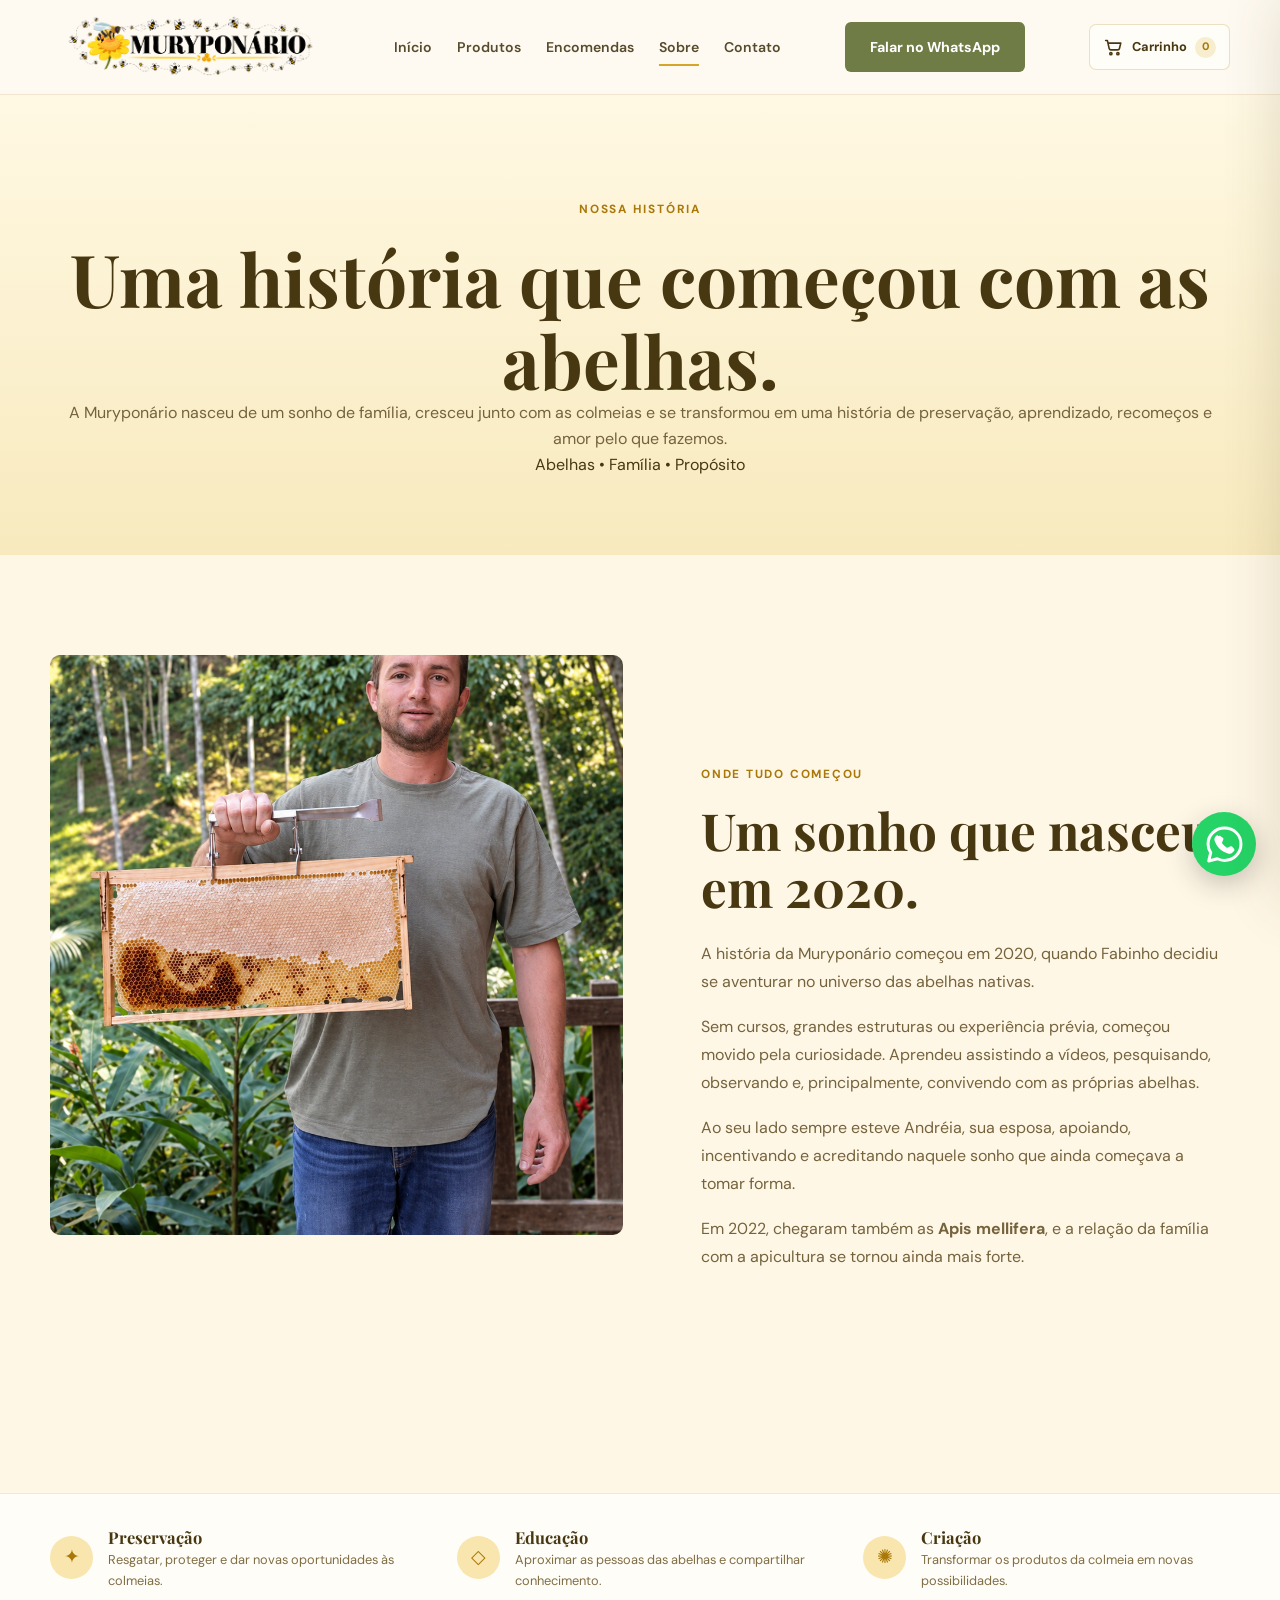
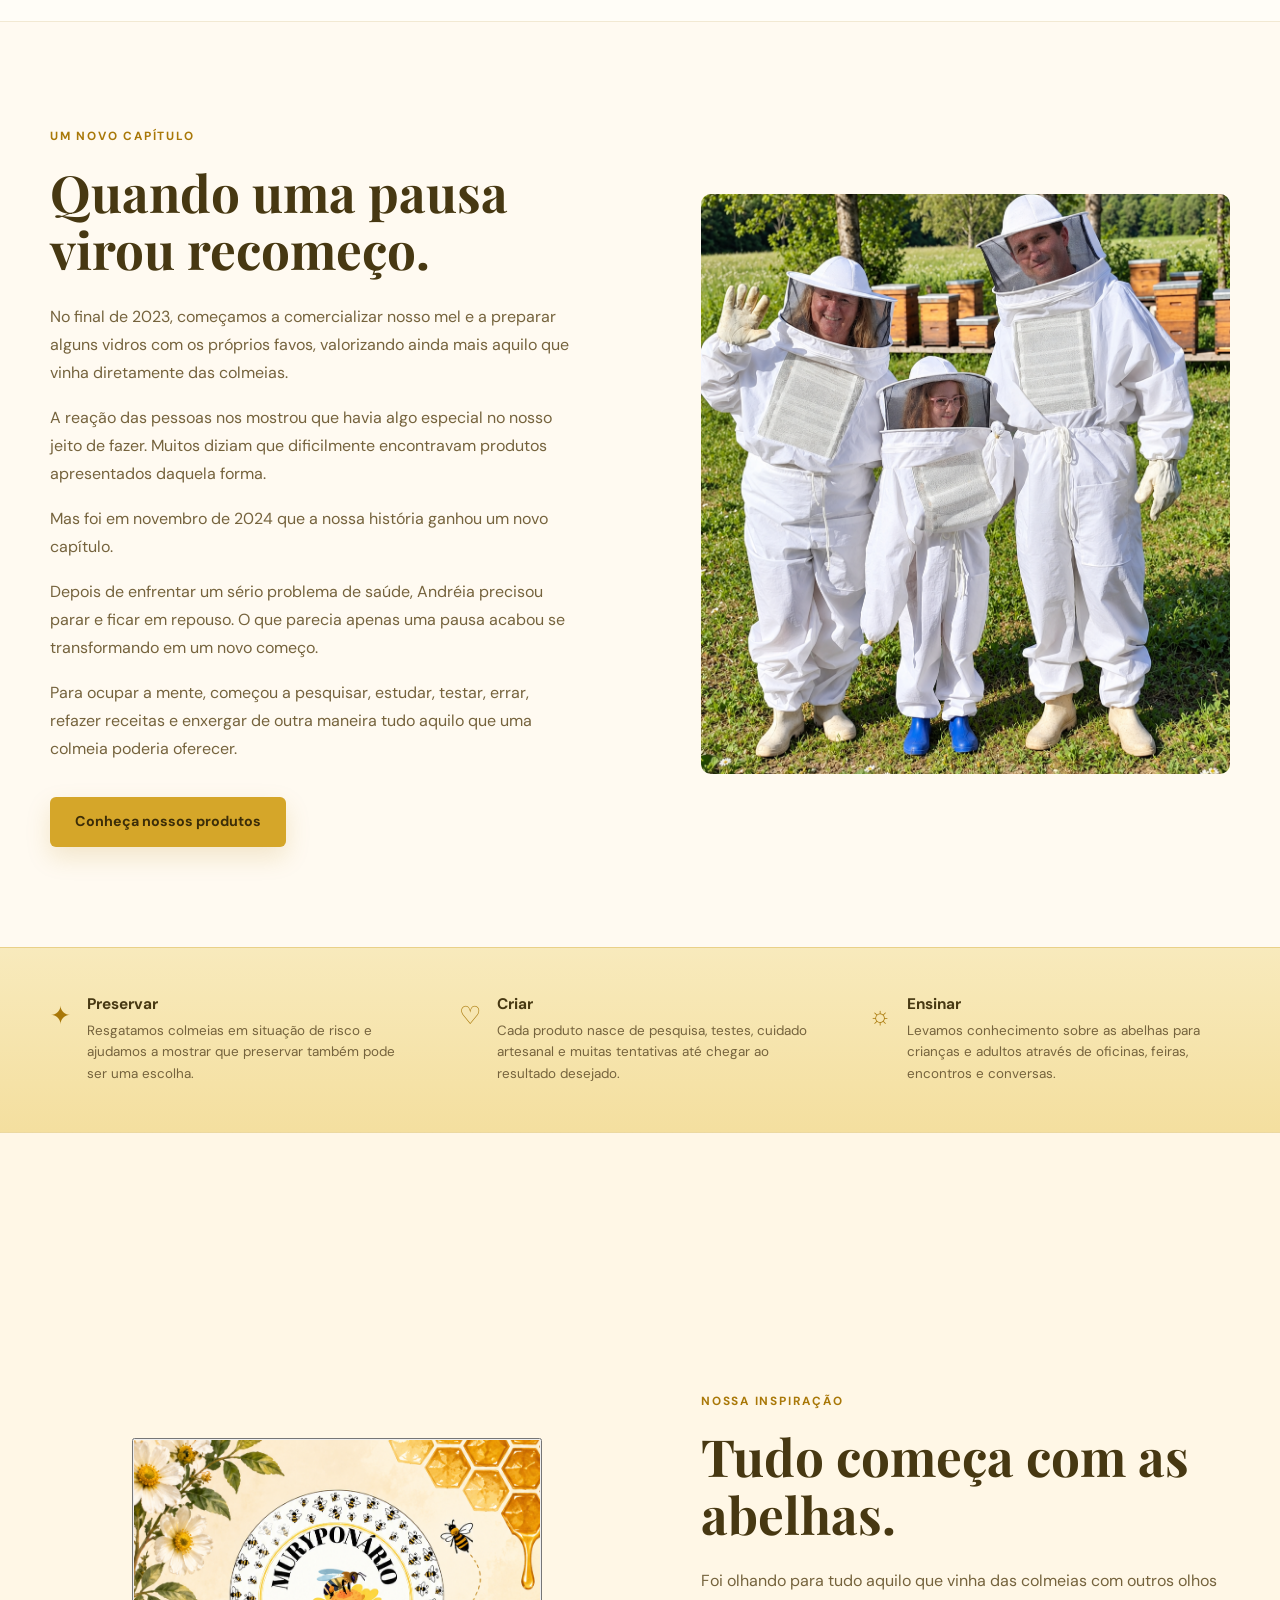
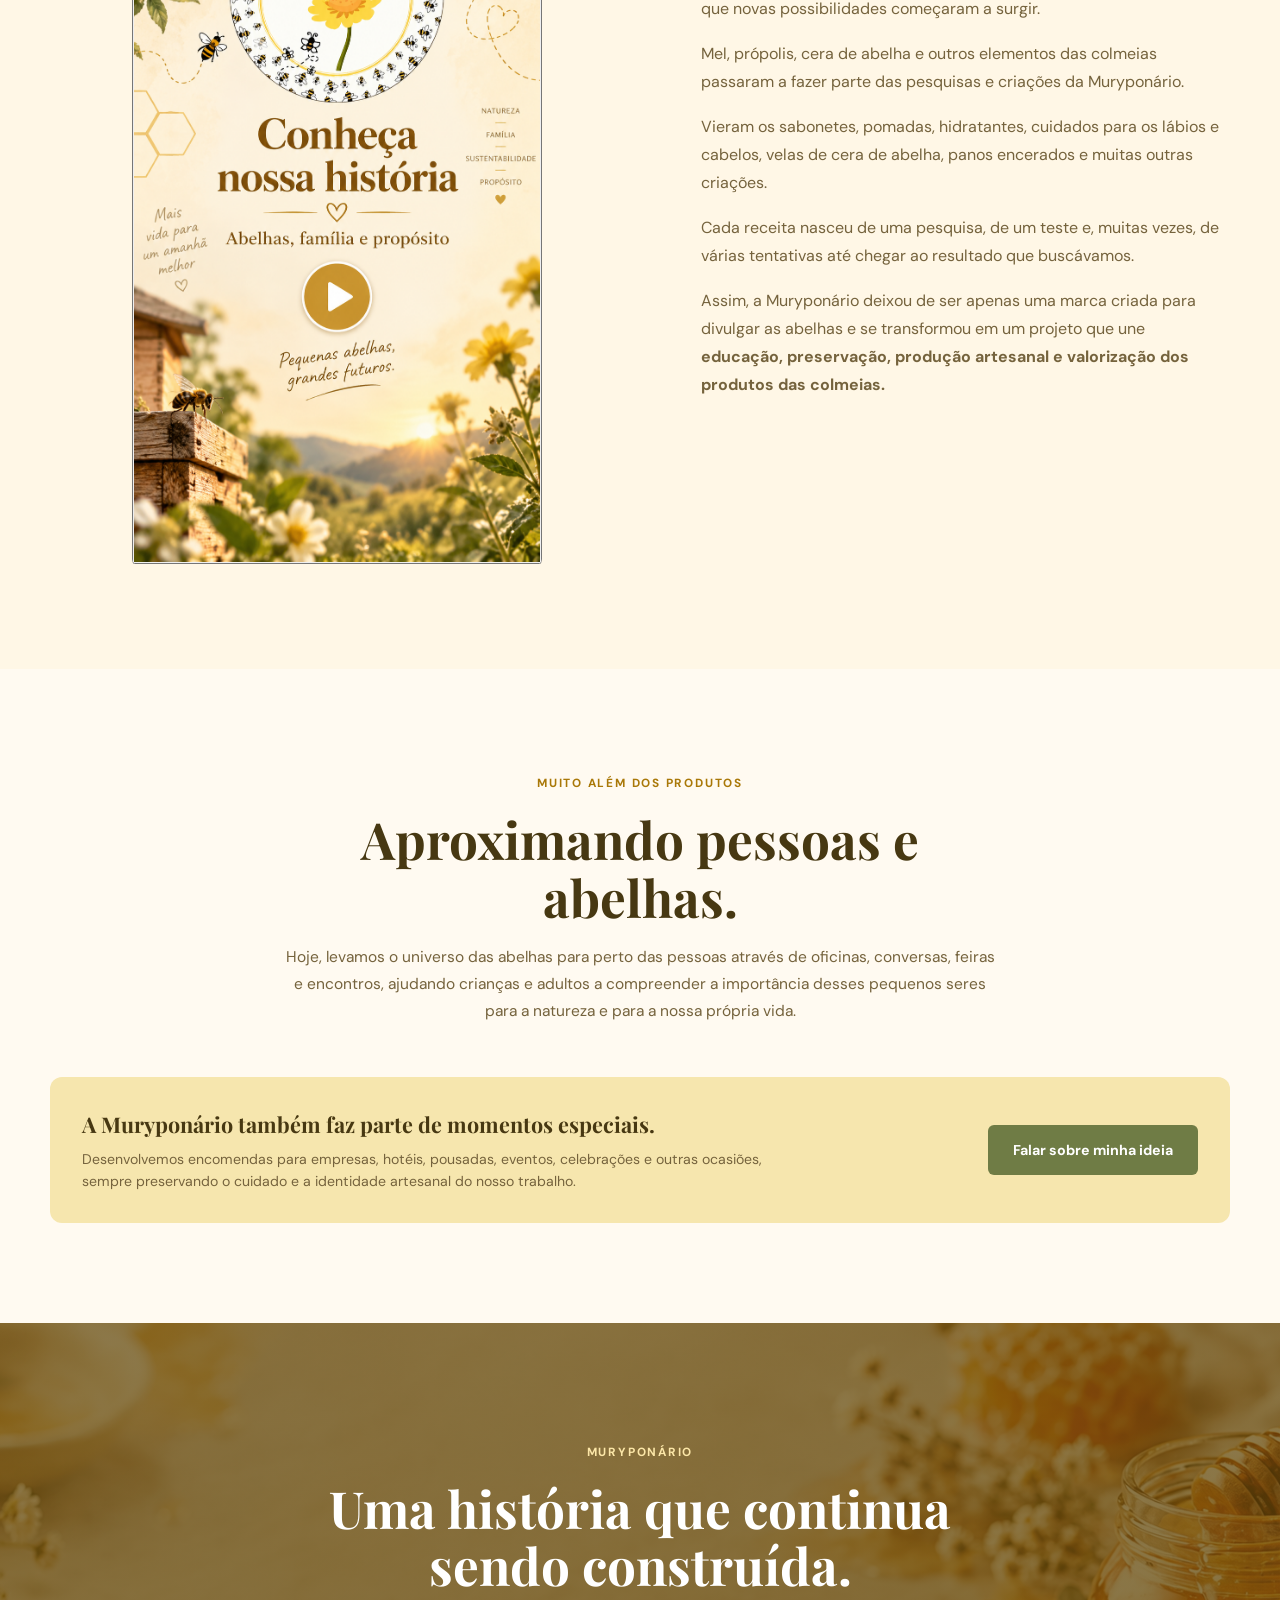
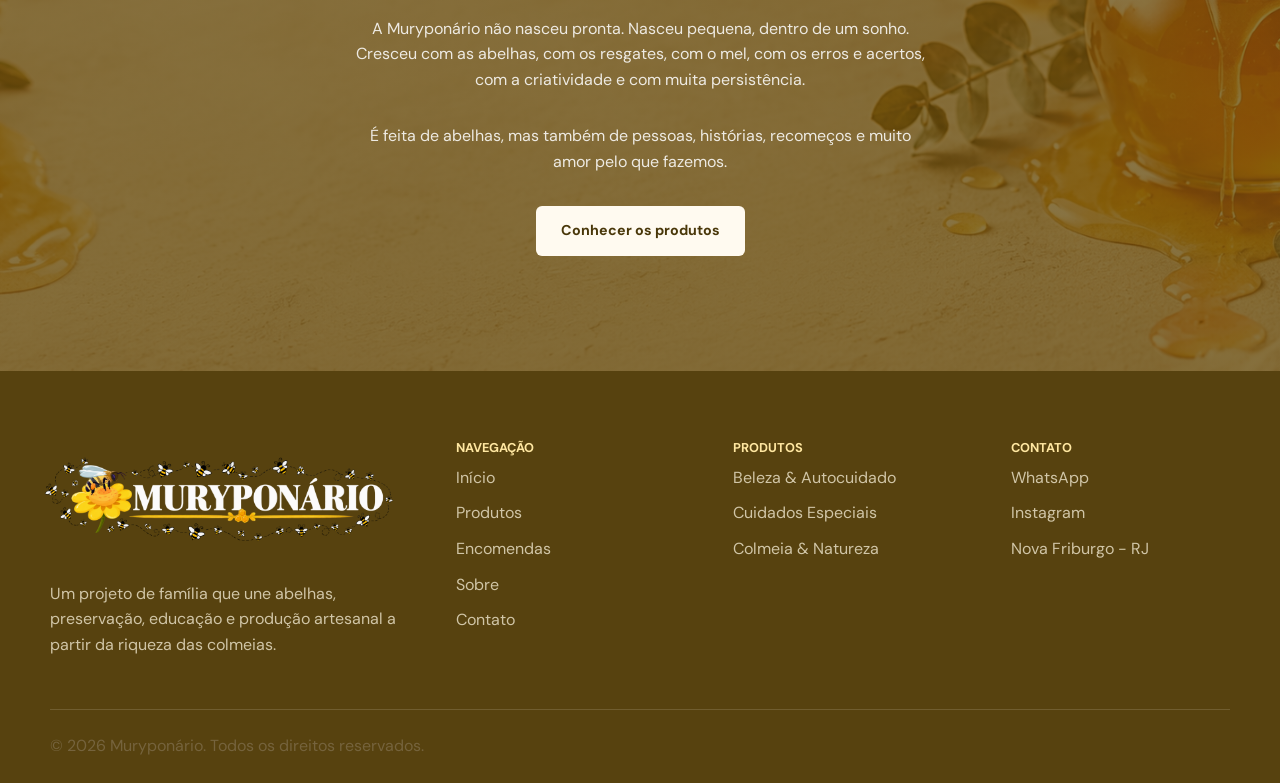
<file: sobre.html>
<!DOCTYPE html>
<html lang="pt-BR">

<head>

  <meta charset="UTF-8">

  <meta
    name="viewport"
    content="width=device-width, initial-scale=1.0"
  >

  <title>
    Sobre a Muryponário | Nossa história e essência
  </title>

  <meta
    name="description"
    content="Conheça a história da Muryponário, um projeto de família que une abelhas, preservação, educação, produção artesanal e valorização dos produtos da colmeia."
  >

  <meta
    name="theme-color"
    content="#fffaf1"
  >


  <!-- =====================================
       FAVICON
  ====================================== -->

  <link
    rel="icon"
    type="image/png"
    href="imagens/favicon-muryponario.png"
  >

  <link
    rel="apple-touch-icon"
    href="imagens/favicon-muryponario.png"
  >


  <!-- =====================================
       OPEN GRAPH
  ====================================== -->

  <meta
    property="og:type"
    content="website"
  >

  <meta
    property="og:locale"
    content="pt_BR"
  >

  <meta
    property="og:site_name"
    content="Muryponário"
  >

  <meta
    property="og:title"
    content="Sobre a Muryponário | Nossa história e essência"
  >

  <meta
    property="og:description"
    content="Conheça a história da Muryponário, um projeto de família que nasceu do amor pelas abelhas e cresceu com preservação, educação e produção artesanal."
  >

  <meta
    property="og:url"
    content="https://muryponario.pages.dev/sobre.html"
  >

  <meta
    property="og:image"
    content="https://muryponario.pages.dev/imagens/muryponario-compartilhamento.jpg"
  >

  <meta
    property="og:image:secure_url"
    content="https://muryponario.pages.dev/imagens/muryponario-compartilhamento.jpg"
  >

  <meta
    property="og:image:type"
    content="image/jpeg"
  >

  <meta
    property="og:image:alt"
    content="Muryponário - Nossa história e essência"
  >


  <!-- =====================================
       TWITTER / X
  ====================================== -->

  <meta
    name="twitter:card"
    content="summary_large_image"
  >

  <meta
    name="twitter:title"
    content="Sobre a Muryponário | Nossa história e essência"
  >

  <meta
    name="twitter:description"
    content="Conheça a história da Muryponário, um projeto feito de abelhas, família, preservação, recomeços e amor pelo que fazemos."
  >

  <meta
    name="twitter:image"
    content="https://muryponario.pages.dev/imagens/muryponario-compartilhamento.jpg"
  >

  <meta
    name="twitter:image:alt"
    content="Muryponário - Nossa história e essência"
  >


  <!-- =====================================
       FONTES
  ====================================== -->

  <link
    rel="preconnect"
    href="https://fonts.googleapis.com"
  >

  <link
    rel="preconnect"
    href="https://fonts.gstatic.com"
    crossorigin
  >

  <link
    href="https://fonts.googleapis.com/css2?family=DM+Sans:wght@400;500;600;700&family=Playfair+Display:wght@500;600;700&display=swap"
    rel="stylesheet"
  >


  <!-- =====================================
       CSS
  ====================================== -->

  <link
    rel="stylesheet"
    href="style.css"
  >

</head>


<body>


  <!-- =====================================
       HEADER
  ====================================== -->

  <header class="header">

    <div class="container header-container">

      <a
        href="index.html"
        class="logo-link"
        aria-label="Muryponário - Página inicial"
      >

        <img
          src="imagens/logo-muryponario.png"
          alt="Muryponário"
          class="logo"
        >

      </a>


      <nav
        class="nav"
        id="nav"
      >

        <a
          href="index.html"
          class="nav-link"
        >
          Início
        </a>

        <a
          href="produtos.html"
          class="nav-link"
        >
          Produtos
        </a>

        <a
          href="index.html#encomendas"
          class="nav-link"
        >
          Encomendas
        </a>

        <a
          href="sobre.html"
          class="nav-link active"
        >
          Sobre
        </a>

        <a
          href="contato.html"
          class="nav-link"
        >
          Contato
        </a>

      </nav>


      <a
        href="#"
        class="btn btn-whatsapp header-whatsapp js-whatsapp"
        target="_blank"
        rel="noopener noreferrer"
      >
        Falar no WhatsApp
      </a>


      <button
        class="menu-toggle"
        id="menuToggle"
        aria-label="Abrir menu"
        aria-expanded="false"
      >

        <span></span>
        <span></span>
        <span></span>

      </button>

    </div>

  </header>


  <main>


    <!-- =====================================
         HERO SOBRE
    ====================================== -->

    <section class="products-hero">

      <div class="container">

        <span class="eyebrow">
          Nossa história
        </span>

        <h1>
          Uma história que começou
          com as abelhas.
        </h1>

        <p>
          A Muryponário nasceu de um sonho de família,
          cresceu junto com as colmeias e se transformou
          em uma história de preservação, aprendizado,
          recomeços e amor pelo que fazemos.
        </p>


        <div class="products-hero-formula">

          <span>
            Abelhas
          </span>

          <span class="formula-dot">
            •
          </span>

          <span>
            Família
          </span>

          <span class="formula-dot">
            •
          </span>

          <span>
            Propósito
          </span>

        </div>

      </div>

    </section>


    <!-- =====================================
         ONDE TUDO COMEÇOU
    ====================================== -->

    <section class="section about-section">

      <div class="container about-grid">


        <!-- =====================================
             FOTO + VÍDEO DO FABINHO
        ====================================== -->

        <div class="about-story-media">


          <!-- FOTO PRINCIPAL -->

          <div class="about-image-wrapper about-image-wrapper-portrait">

            <img
              src="imagens/sobre-muryponario.jpg"
              alt="Fabinho com um quadro de mel da Muryponário"
              class="about-image about-image-portrait"
            >

          </div>


          <!-- MINI VÍDEO EM LOOP -->

          <div class="fabinho-loop-wrapper">

            <video
              class="fabinho-loop-video"
              autoplay
              muted
              loop
              playsinline
              preload="metadata"
              aria-label="Fabinho trabalhando no manejo das caixas de abelhas"
            >

              <source
                src="videos/fabinho-manejo-colmeias.mp4"
                type="video/mp4"
              >

              Seu navegador não suporta vídeos em HTML5.

            </video>

          </div>


        </div>


        <!-- =====================================
             TEXTO
        ====================================== -->

        <div class="about-content">

          <span class="eyebrow">
            Onde tudo começou
          </span>

          <h2>
            Um sonho que nasceu
            em 2020.
          </h2>

          <p>
            A história da Muryponário começou em 2020,
            quando Fabinho decidiu se aventurar no universo
            das abelhas nativas.
          </p>

          <p>
            Sem cursos, grandes estruturas ou experiência
            prévia, começou movido pela curiosidade.
            Aprendeu assistindo a vídeos, pesquisando,
            observando e, principalmente, convivendo
            com as próprias abelhas.
          </p>

          <p>
            Ao seu lado sempre esteve Andréia, sua esposa,
            apoiando, incentivando e acreditando naquele
            sonho que ainda começava a tomar forma.
          </p>

          <p>
            Em 2022, chegaram também as
            <strong>Apis mellifera</strong>, e a relação
            da família com a apicultura se tornou
            ainda mais forte.
          </p>

        </div>


      </div>

    </section>


    <!-- =====================================
         PRESERVAÇÃO / EDUCAÇÃO / CRIAÇÃO
    ====================================== -->

    <section class="brand-formula">

      <div class="container brand-formula-content">


        <div class="formula-item">

          <span class="formula-icon">
            ✦
          </span>

          <div>

            <strong>
              Preservação
            </strong>

            <span>
              Resgatar, proteger e dar novas oportunidades às colmeias.
            </span>

          </div>

        </div>


        <div class="formula-item">

          <span class="formula-icon">
            ◇
          </span>

          <div>

            <strong>
              Educação
            </strong>

            <span>
              Aproximar as pessoas das abelhas e compartilhar conhecimento.
            </span>

          </div>

        </div>


        <div class="formula-item">

          <span class="formula-icon">
            ✺
          </span>

          <div>

            <strong>
              Criação
            </strong>

            <span>
              Transformar os produtos da colmeia em novas possibilidades.
            </span>

          </div>

        </div>


      </div>

    </section>


    <!-- =====================================
         UM NOVO CAPÍTULO
    ====================================== -->

    <section class="section arua-section">

      <div class="container about-grid">


        <div class="about-content">

          <span class="eyebrow">
            Um novo capítulo
          </span>

          <h2>
            Quando uma pausa
            virou recomeço.
          </h2>

          <p>
            No final de 2023, começamos a comercializar
            nosso mel e a preparar alguns vidros com
            os próprios favos, valorizando ainda mais
            aquilo que vinha diretamente das colmeias.
          </p>

          <p>
            A reação das pessoas nos mostrou que havia
            algo especial no nosso jeito de fazer.
            Muitos diziam que dificilmente encontravam
            produtos apresentados daquela forma.
          </p>

          <p>
            Mas foi em novembro de 2024 que a nossa
            história ganhou um novo capítulo.
          </p>

          <p>
            Depois de enfrentar um sério problema de saúde,
            Andréia precisou parar e ficar em repouso.
            O que parecia apenas uma pausa acabou se
            transformando em um novo começo.
          </p>

          <p>
            Para ocupar a mente, começou a pesquisar,
            estudar, testar, errar, refazer receitas
            e enxergar de outra maneira tudo aquilo
            que uma colmeia poderia oferecer.
          </p>


          <a
            href="produtos.html"
            class="btn btn-gold"
          >
            Conheça nossos produtos
          </a>

        </div>


        <div class="about-image-wrapper">

          <img
            src="imagens/sobre-producao-muryponario.jpg"
            alt="Família Muryponário com roupas de apicultor"
            class="about-image"
            loading="lazy"
          >

        </div>


      </div>

    </section>


    <!-- =====================================
         PRESERVAR / CRIAR / ENSINAR
    ====================================== -->

    <section class="benefits">

      <div class="container benefits-grid">


        <div class="benefit-item">

          <span class="benefit-icon">
            ✦
          </span>

          <div>

            <h3>
              Preservar
            </h3>

            <p>
              Resgatamos colmeias em situação de risco
              e ajudamos a mostrar que preservar também
              pode ser uma escolha.
            </p>

          </div>

        </div>


        <div class="benefit-item">

          <span class="benefit-icon">
            ♡
          </span>

          <div>

            <h3>
              Criar
            </h3>

            <p>
              Cada produto nasce de pesquisa, testes,
              cuidado artesanal e muitas tentativas
              até chegar ao resultado desejado.
            </p>

          </div>

        </div>


        <div class="benefit-item">

          <span class="benefit-icon">
            ☼
          </span>

          <div>

            <h3>
              Ensinar
            </h3>

            <p>
              Levamos conhecimento sobre as abelhas
              para crianças e adultos através de
              oficinas, feiras, encontros e conversas.
            </p>

          </div>

        </div>


      </div>

    </section>


    <!-- =====================================
         TUDO COMEÇA COM AS ABELHAS
    ====================================== -->

    <section class="section about-section">

      <div class="container about-grid">


        <!-- =====================================
             PLAYER PERSONALIZADO
             VÍDEO DA ANDRÉIA
        ====================================== -->

        <div
          class="about-image-wrapper about-video-wrapper story-video-player"
        >


          <!-- VÍDEO -->

          <video
            id="storyVideo"
            class="about-video story-video"
            playsinline
            preload="metadata"
            controlslist="nodownload noplaybackrate"
            aria-label="Vídeo da Muryponário sobre as abelhas e os produtos da colmeia"
          >

            <source
              src="videos/muryponario-historia.mp4"
              type="video/mp4"
            >

            Seu navegador não suporta vídeos em HTML5.

          </video>


          <!-- =====================================
               CAPA PERSONALIZADA

               A CAPA FICA POR CIMA DO VÍDEO
               ATÉ O USUÁRIO CLICAR.

               E VOLTA QUANDO O VÍDEO TERMINA.
          ====================================== -->

          <button
            type="button"
            id="storyVideoCover"
            class="story-video-cover"
            aria-label="Reproduzir vídeo da Muryponário com som"
          >

            <img
              src="imagens/capa-video-muryponario.png"
              alt=""
              class="story-video-cover-image"
            >

          </button>


        </div>


        <!-- =====================================
             TEXTO
        ====================================== -->

        <div class="about-content">

          <span class="eyebrow">
            Nossa inspiração
          </span>

          <h2>
            Tudo começa
            com as abelhas.
          </h2>

          <p>
            Foi olhando para tudo aquilo que vinha
            das colmeias com outros olhos que novas
            possibilidades começaram a surgir.
          </p>

          <p>
            Mel, própolis, cera de abelha e outros
            elementos das colmeias passaram a fazer
            parte das pesquisas e criações da Muryponário.
          </p>

          <p>
            Vieram os sabonetes, pomadas, hidratantes,
            cuidados para os lábios e cabelos, velas
            de cera de abelha, panos encerados e
            muitas outras criações.
          </p>

          <p>
            Cada receita nasceu de uma pesquisa,
            de um teste e, muitas vezes, de várias
            tentativas até chegar ao resultado
            que buscávamos.
          </p>

          <p>
            Assim, a Muryponário deixou de ser apenas
            uma marca criada para divulgar as abelhas
            e se transformou em um projeto que une
            <strong>
              educação, preservação, produção artesanal
              e valorização dos produtos das colmeias.
            </strong>
          </p>

        </div>


      </div>

    </section>


    <!-- =====================================
         MUITO ALÉM DOS PRODUTOS
    ====================================== -->

    <section class="section arua-section">

      <div class="container">


        <div class="section-heading">

          <span class="eyebrow">
            Muito além dos produtos
          </span>

          <h2>
            Aproximando pessoas
            e abelhas.
          </h2>

          <p>
            Hoje, levamos o universo das abelhas para
            perto das pessoas através de oficinas,
            conversas, feiras e encontros, ajudando
            crianças e adultos a compreender a importância
            desses pequenos seres para a natureza e
            para a nossa própria vida.
          </p>

        </div>


        <div class="orders-cta">

          <div class="orders-cta-text">

            <strong>
              A Muryponário também faz parte de momentos especiais.
            </strong>

            <span>
              Desenvolvemos encomendas para empresas,
              hotéis, pousadas, eventos, celebrações e
              outras ocasiões, sempre preservando o cuidado
              e a identidade artesanal do nosso trabalho.
            </span>

          </div>


          <a
            href="#"
            class="btn btn-whatsapp js-whatsapp-order"
            target="_blank"
            rel="noopener noreferrer"
          >
            Falar sobre minha ideia
          </a>

        </div>


      </div>

    </section>


    <!-- =====================================
         CTA FINAL
    ====================================== -->

    <section class="final-cta">

      <div class="container final-cta-content">

        <span class="eyebrow eyebrow-light">
          Muryponário
        </span>

        <h2>
          Uma história que continua
          sendo construída.
        </h2>

        <p>
          A Muryponário não nasceu pronta.
          Nasceu pequena, dentro de um sonho.
          Cresceu com as abelhas, com os resgates,
          com o mel, com os erros e acertos,
          com a criatividade e com muita persistência.
        </p>

        <p>
          É feita de abelhas, mas também de pessoas,
          histórias, recomeços e muito amor pelo que fazemos.
        </p>

        <a
          href="produtos.html"
          class="btn btn-light"
        >
          Conhecer os produtos
        </a>

      </div>

    </section>


  </main>


  <!-- =====================================
       FOOTER
  ====================================== -->

  <footer
    class="footer"
    id="contato"
  >

    <div class="container footer-grid">


      <!-- MARCA -->

      <div class="footer-brand">

        <img
          src="imagens/logo-muryponario-branco.png"
          alt="Muryponário"
          class="footer-logo"
        >

        <p>
          Um projeto de família que une abelhas,
          preservação, educação e produção artesanal
          a partir da riqueza das colmeias.
        </p>

      </div>


      <!-- NAVEGAÇÃO -->

      <div class="footer-column">

        <h3>
          Navegação
        </h3>

        <a href="index.html">
          Início
        </a>

        <a href="produtos.html">
          Produtos
        </a>

        <a href="index.html#encomendas">
          Encomendas
        </a>

        <a href="sobre.html">
          Sobre
        </a>

        <a href="contato.html">
          Contato
        </a>

      </div>


      <!-- PRODUTOS -->

      <div class="footer-column">

        <h3>
          Produtos
        </h3>

        <a href="produtos.html?categoria=beleza">
          Beleza & Autocuidado
        </a>

        <a href="produtos.html?categoria=cuidados">
          Cuidados Especiais
        </a>

        <a href="produtos.html?categoria=colmeia">
          Colmeia & Natureza
        </a>

      </div>


      <!-- CONTATO -->

      <div class="footer-column">

        <h3>
          Contato
        </h3>

        <a
          href="#"
          class="js-whatsapp"
          target="_blank"
          rel="noopener noreferrer"
        >
          WhatsApp
        </a>

        <a
          href="https://www.instagram.com/muryponario/"
          target="_blank"
          rel="noopener noreferrer"
        >
          Instagram
        </a>

        <p>
          Nova Friburgo - RJ
        </p>

      </div>


    </div>


    <div class="container footer-bottom">

      <p>
        © <span id="currentYear"></span>
        Muryponário. Todos os direitos reservados.
      </p>

    </div>

  </footer>


  <!-- =====================================
       WHATSAPP FLUTUANTE
  ====================================== -->

  <a
    href="#"
    class="floating-whatsapp js-whatsapp"
    target="_blank"
    rel="noopener noreferrer"
    aria-label="Falar com a Muryponário pelo WhatsApp"
  >

    <svg
      viewBox="0 0 64 64"
      aria-hidden="true"
      focusable="false"
    >

      <path
        class="whatsapp-bubble"
        d="M32 7.5C18.4 7.5 7.5 18.1 7.5 31.2c0 4.7 1.4 9.1 4 12.8L8.5 56.5l12.8-3.3c3.3 1.6 6.9 2.5 10.7 2.5 13.6 0 24.5-10.7 24.5-24.5S45.6 7.5 32 7.5Z"
      />

      <path
        class="whatsapp-phone"
        d="M23.1 19.7c.7-.7 1.8-.8 2.6-.3l3.7 2.4c.9.6 1.2 1.7.8 2.7l-1.7 4.1c-.3.7-.1 1.5.4 2.1 1.8 2.2 3.8 4.1 6.1 5.7.6.4 1.4.5 2.1.2l3.9-1.9c1-.5 2.1-.2 2.8.6l2.6 3.5c.6.8.5 1.9-.2 2.7l-2.2 2.4c-1.6 1.7-4 2.4-6.2 1.8-9.7-2.6-17.3-9.8-20.5-19.2-.8-2.3-.2-4.8 1.4-6.5l2.4-2.3Z"
      />

    </svg>

  </a>


  <!-- =====================================
       JAVASCRIPT
  ====================================== -->

  <script src="script.js"></script>


</body>

</html>
</file>
<file: style.css>
/* ========================================
   RESET
======================================== */

* {
  margin: 0;
  padding: 0;
  box-sizing: border-box;
}

html {
  scroll-behavior: smooth;
}

body {
  font-family: "DM Sans", sans-serif;
  background: #fffaf1;
  color: #473812;
  line-height: 1.6;
}

img {
  width: 100%;
  display: block;
}

a {
  text-decoration: none;
  color: inherit;
}

button {
  font: inherit;
}

.container {
  width: min(1180px, calc(100% - 40px));
  margin: 0 auto;
}

#encomendas,
#sobre,
#contato {
  scroll-margin-top: 110px;
}


/* ========================================
   VARIÁVEIS
======================================== */

:root {
  --cream: #fffaf1;
  --cream-soft: #fff7e6;
  --cream-dark: #f7edcf;

  --gold: #d5a629;
  --gold-light: #ebc85c;
  --gold-soft: #f6e6ae;
  --gold-dark: #a97808;

  --text: #473812;
  --text-soft: #75633d;

  --olive: #6f7c45;
  --olive-dark: #5b6637;

  --white: #ffffff;

  --border: rgba(166, 120, 8, 0.15);

  --shadow: 0 16px 40px rgba(156, 111, 10, 0.11);
}


/* ========================================
   TIPOGRAFIA
======================================== */

h1,
h2,
h3 {
  font-family: "Playfair Display", serif;
  line-height: 1.12;
}

h1 {
  font-size: clamp(3rem, 5.7vw, 5.2rem);
}

h2 {
  font-size: clamp(2.15rem, 4vw, 3.55rem);
}

h3 {
  font-size: 1.42rem;
}

p {
  color: var(--text-soft);
}

.eyebrow {
  display: inline-block;
  margin-bottom: 18px;
  color: var(--gold-dark);
  font-size: 0.74rem;
  font-weight: 700;
  letter-spacing: 0.15em;
  text-transform: uppercase;
}

.eyebrow-light {
  color: #fce7a8;
}


/* ========================================
   BOTÕES
======================================== */

.btn {
  min-height: 50px;
  display: inline-flex;
  align-items: center;
  justify-content: center;
  padding: 0 24px;
  border: 1px solid transparent;
  border-radius: 6px;
  font-size: 0.89rem;
  font-weight: 700;

  transition:
    transform 0.2s ease,
    background-color 0.2s ease,
    border-color 0.2s ease,
    color 0.2s ease,
    box-shadow 0.2s ease;
}

.btn:hover {
  transform: translateY(-2px);
}

.btn-whatsapp {
  background: var(--olive);
  color: #ffffff;
}

.btn-whatsapp:hover {
  background: var(--olive-dark);
}

.btn-gold {
  background: var(--gold);
  color: #3c2d08;

  box-shadow:
    0 10px 25px rgba(177, 128, 12, 0.17);
}

.btn-gold:hover {
  background: var(--gold-light);
}

.btn-secondary {
  background: rgba(255, 250, 239, 0.84);
  color: #574418;
  border-color: rgba(170, 123, 13, 0.28);
  -webkit-backdrop-filter: blur(6px);
  backdrop-filter: blur(6px);
}

.btn-secondary:hover {
  background: #ffffff;
}

.btn-light {
  background: #fffaf0;
  color: #493709;
}


/* ========================================
   HEADER
======================================== */

.header {
  position: sticky;
  top: 0;
  z-index: 1000;
  background: rgba(255, 250, 241, 0.96);
  border-bottom: 1px solid var(--border);
  -webkit-backdrop-filter: blur(12px);
  backdrop-filter: blur(12px);
}

.header-container {
  min-height: 94px;
  display: flex;
  align-items: center;
  justify-content: space-between;
  gap: 20px;
}

.logo-link {
  display: flex;
  align-items: center;
  flex-shrink: 0;
}

.logo {
  width: 280px;
  height: auto;
  max-height: 84px;
  object-fit: contain;
}

.nav {
  display: flex;
  align-items: center;
  gap: 25px;
}

.nav-link {
  position: relative;
  color: #574b2d;
  font-size: 0.88rem;
  font-weight: 600;
  white-space: nowrap;
}

.nav-link::after {
  content: "";
  position: absolute;
  left: 0;
  bottom: -8px;
  width: 0;
  height: 2px;
  background: var(--gold);
  transition: width 0.2s ease;
}

.nav-link:hover::after,
.nav-link.active::after {
  width: 100%;
}

.header-whatsapp {
  flex-shrink: 0;
  white-space: nowrap;
}

.menu-toggle {
  display: none;
  width: 42px;
  height: 42px;
  border: 0;
  background: transparent;
  cursor: pointer;
}

.menu-toggle span {
  display: block;
  width: 25px;
  height: 2px;
  margin: 5px auto;
  background: var(--text);
}


/* ========================================
   HERO DESKTOP
======================================== */

.hero {
  position: relative;
  min-height: 625px;
  display: flex;
  align-items: center;
  overflow: hidden;
  background: #f7e8bb;
}

.hero-image {
  position: absolute;
  inset: 0;
  width: 100%;
  height: 100%;
  object-fit: cover;
  object-position: center;
}

.hero-overlay {
  position: absolute;
  inset: 0;
  z-index: 1;

  background:
    linear-gradient(
      90deg,
      rgba(255, 248, 232, 0.96) 0%,
      rgba(255, 248, 232, 0.91) 28%,
      rgba(255, 248, 232, 0.66) 48%,
      rgba(255, 248, 232, 0.12) 72%,
      rgba(255, 248, 232, 0.02) 100%
    );
}

.hero-content {
  position: relative;
  z-index: 2;
}

.hero-text {
  width: 54%;
  max-width: 630px;
  padding: 60px 0;
}

.hero-eyebrow {
  padding: 8px 13px;
  border: 1px solid rgba(176, 129, 16, 0.18);
  border-radius: 100px;
  background: rgba(255, 251, 242, 0.76);
  -webkit-backdrop-filter: blur(5px);
  backdrop-filter: blur(5px);
}

.hero h1 {
  margin-bottom: 23px;
  color: #49360b;
}

.hero-description {
  max-width: 590px;
  color: #66552d;
  font-size: 1.02rem;
  line-height: 1.75;
}

.hero-buttons {
  display: flex;
  gap: 13px;
  margin-top: 34px;
}


/* ========================================
   CERA / MEL / PRÓPOLIS
======================================== */

.brand-formula {
  padding: 30px 0;
  background: #fffdf7;
  border-top: 1px solid var(--border);
  border-bottom: 1px solid var(--border);
}

.brand-formula-content {
  display: grid;
  grid-template-columns: repeat(3, 1fr);
  gap: 40px;
}

.formula-item {
  display: flex;
  align-items: center;
  gap: 15px;
}

.formula-icon {
  width: 43px;
  height: 43px;
  flex: 0 0 43px;
  display: flex;
  align-items: center;
  justify-content: center;
  border-radius: 50%;
  background: #f8e6ae;
  color: var(--gold-dark);
  font-size: 1.2rem;
}

.formula-item div {
  display: flex;
  flex-direction: column;
}

.formula-item strong {
  color: var(--text);
  font-family: "Playfair Display", serif;
  font-size: 1.03rem;
}

.formula-item span:last-child {
  color: #806d44;
  font-size: 0.8rem;
}


/* ========================================
   SEÇÕES
======================================== */

.section {
  padding: 100px 0;
}

.section-heading {
  max-width: 720px;
  margin: 0 auto 52px;
  text-align: center;
}

.section-heading h2 {
  margin-bottom: 18px;
  color: var(--text);
}

.section-heading p {
  font-size: 0.97rem;
  line-height: 1.75;
}


/* ========================================
   PRODUTOS
======================================== */

.products-highlight {
  padding-bottom: 55px;
  background: var(--cream);
}

.product-grid {
  display: grid;
  grid-template-columns: repeat(4, 1fr);
  gap: 24px;
}

.home-products-three {
  grid-template-columns: repeat(3, minmax(0, 1fr));
  max-width: 1050px;
  margin-left: auto;
  margin-right: auto;
}

.product-card {
  overflow: hidden;
  background: #ffffff;
  border: 1px solid rgba(166, 120, 8, 0.14);
  border-radius: 10px;

  box-shadow:
    0 4px 20px rgba(150, 105, 8, 0.04);

  transition:
    transform 0.25s ease,
    box-shadow 0.25s ease;
}

.product-card:hover {
  transform: translateY(-5px);
  box-shadow: var(--shadow);
}

.product-image-wrapper {
  overflow: hidden;
  aspect-ratio: 1 / 1;
  background: #f8f0db;
}

.product-image {
  width: 100%;
  height: 100%;
  object-fit: cover;
  transition: transform 0.4s ease;
}

.product-card:hover .product-image {
  transform: scale(1.04);
}

.product-info {
  padding: 23px;
}

.product-category {
  display: block;
  margin-bottom: 8px;
  color: var(--gold-dark);
  font-size: 0.68rem;
  font-weight: 700;
  letter-spacing: 0.08em;
  text-transform: uppercase;
}

.product-info h3 {
  margin-bottom: 10px;
  color: var(--text);
}

.product-variation {
  display: block;
  margin-top: -2px;
  margin-bottom: 12px;
  color: var(--gold-dark);
  font-size: 0.8rem;
  font-weight: 700;
  line-height: 1.45;
}

.product-info p {
  min-height: 70px;
  color: #786946;
  font-size: 0.89rem;
  line-height: 1.65;
}

.product-link,
.product-whatsapp {
  display: inline-block;
  margin-top: 15px;
  padding-bottom: 2px;
  color: var(--gold-dark);
  border-bottom: 1px solid var(--gold);
  font-size: 0.81rem;
  font-weight: 700;
}

.catalog-product .product-whatsapp {
  display: block;
  width: max-content;
  max-width: 100%;
  margin: 15px auto 0;
  text-align: center;
}

.section-button {
  margin-top: 46px;
  text-align: center;
}


/* ========================================
   CARROSSEL
======================================== */

.product-carousel {
  position: relative;
  isolation: isolate;
  touch-action: pan-y;
  outline: none;
}

.product-carousel-slide {
  position: absolute;
  inset: 0;
  z-index: 0;
  opacity: 0;
  visibility: hidden;
  pointer-events: none;
  background: #f8f0db;

  transition:
    opacity 0.25s ease,
    visibility 0.25s ease;
}

.product-carousel-slide.active {
  z-index: 1;
  opacity: 1;
  visibility: visible;
  pointer-events: auto;
}

.product-carousel-slide .product-image {
  position: absolute;
  inset: 0;
}

.product-carousel-arrow {
  position: absolute;
  top: 50%;
  z-index: 4;
  width: 38px;
  height: 38px;
  display: flex;
  align-items: center;
  justify-content: center;
  border: 1px solid rgba(166, 120, 8, 0.16);
  border-radius: 50%;
  background: rgba(255, 250, 241, 0.92);
  color: var(--text);
  font-size: 1.65rem;
  line-height: 1;
  cursor: pointer;

  box-shadow:
    0 5px 16px rgba(90, 63, 5, 0.13);

  transform: translateY(-50%);
}

.product-carousel-prev {
  left: 10px;
}

.product-carousel-next {
  right: 10px;
}

.product-carousel-dots {
  position: absolute;
  left: 50%;
  bottom: 12px;
  z-index: 5;
  display: flex;
  gap: 6px;
  padding: 6px 8px;
  border-radius: 100px;
  background: rgba(255, 250, 241, 0.84);
  transform: translateX(-50%);
}

.product-carousel-dot {
  width: 7px;
  height: 7px;
  padding: 0;
  border: 0;
  border-radius: 50%;
  background: rgba(71, 56, 18, 0.30);
  cursor: pointer;
}

.product-carousel-dot.active {
  width: 20px;
  border-radius: 100px;
  background: var(--gold-dark);
}

.product-carousel-slide-label {
  position: absolute;
  left: 14px;
  bottom: 47px;
  z-index: 3;
  padding: 7px 11px;
  border-radius: 100px;
  background: rgba(255, 250, 241, 0.92);
  color: var(--text);
  font-size: 0.72rem;
  font-weight: 700;
}


/* ========================================
   ENCOMENDAS
======================================== */

.orders-section {
  padding-top: 65px;
  background: #fffdf7;
}

.orders-header {
  display: grid;
  grid-template-columns: 1fr 0.85fr;
  align-items: end;
  gap: 70px;
  margin-bottom: 50px;
}

.orders-header h2 {
  color: var(--text);
}

.orders-intro p {
  margin-bottom: 14px;
  line-height: 1.75;
}

.orders-grid {
  display: grid;
  grid-template-columns: repeat(3, 1fr);
  gap: 20px;
}

.order-card {
  min-height: 510px;
  display: flex;
  flex-direction: column;
  overflow: hidden;
  border: 1px solid rgba(166, 120, 8, 0.15);
  border-radius: 12px;
  background: #fff7e3;
}

.order-card-image-wrapper {
  width: 100%;
  aspect-ratio: 16 / 9;
  overflow: hidden;
  background: #f4e4b8;
}

.order-card-image {
  width: 100%;
  height: 100%;
  object-fit: cover;
}

.order-card-content {
  flex: 1;
  display: flex;
  flex-direction: column;
  padding: 26px 30px 30px;
}

.order-card-top {
  display: flex;
  align-items: center;
  justify-content: space-between;
  gap: 15px;
  margin-bottom: 25px;
}

.order-number {
  color: rgba(169, 120, 8, 0.34);
  font-family: "Playfair Display", serif;
  font-size: 2.3rem;
  font-weight: 700;
}

.order-label {
  color: var(--gold-dark);
  font-size: 0.68rem;
  font-weight: 700;
  letter-spacing: 0.11em;
  text-transform: uppercase;
}

.order-card h3 {
  margin-bottom: 20px;
  color: var(--text);
  font-size: 1.55rem;
}

.order-card p {
  margin-top: auto;
  color: #75633d;
  font-size: 0.88rem;
  line-height: 1.7;
}

.orders-cta {
  margin-top: 26px;
  display: flex;
  align-items: center;
  justify-content: space-between;
  gap: 40px;
  padding: 30px 32px;
  border-radius: 12px;
  background: var(--gold-soft);
}

.orders-cta-text {
  display: flex;
  flex-direction: column;
  gap: 6px;
  max-width: 720px;
}

.orders-cta-text strong {
  color: var(--text);
  font-family: "Playfair Display", serif;
  font-size: 1.35rem;
}

.orders-cta-text span {
  color: #75633d;
  font-size: 0.88rem;
  line-height: 1.6;
}


/* ========================================
   BENEFÍCIOS
======================================== */

.benefits {
  padding: 48px 0;

  background:
    linear-gradient(
      180deg,
      #f8eabc 0%,
      #f4df9f 100%
    );

  border-top: 1px solid var(--border);
  border-bottom: 1px solid var(--border);
}

.benefits-grid {
  display: grid;
  grid-template-columns: repeat(3, 1fr);
  gap: 48px;
}

.benefit-item {
  display: flex;
  gap: 16px;
}

.benefit-icon {
  color: var(--gold-dark);
  font-size: 1.55rem;
}

.benefit-item h3 {
  margin-bottom: 7px;
  font-family: "DM Sans", sans-serif;
  font-size: 0.96rem;
}

.benefit-item p {
  font-size: 0.84rem;
  line-height: 1.6;
}


/* ========================================
   SOBRE
======================================== */

.about-section {
  background: var(--cream-soft);
}

.about-grid {
  display: grid;
  grid-template-columns: 1.04fr 0.96fr;
  align-items: center;
  gap: 78px;
}

.about-image-wrapper {
  min-height: 580px;
  overflow: hidden;
  border-radius: 10px;
  background: #f5ead0;
}

.about-image {
  width: 100%;
  height: 580px;
  object-fit: cover;
}

.about-video-wrapper {
  position: relative;
  width: 88%;
  max-width: 410px;
  min-height: 0;
  justify-self: center;
  overflow: hidden;
  border-radius: 10px;
  background: transparent;
}

.about-video {
  width: 100%;
  height: auto;
  display: block;
  object-fit: contain;
}

.about-content {
  max-width: 520px;
}

.about-content h2 {
  margin-bottom: 24px;
}

.about-content p {
  margin-bottom: 17px;
  line-height: 1.75;
}

.about-content .btn {
  margin-top: 17px;
}

.arua-section {
  background: var(--cream);
}

.arua-disclaimer {
  font-size: 0.8rem;
  font-style: italic;
  opacity: 0.78;
}


/* ========================================
   CTA FINAL
======================================== */

.final-cta {
  position: relative;
  padding: 115px 0;
  text-align: center;

  background:
    linear-gradient(
      rgba(98, 71, 8, 0.73),
      rgba(98, 71, 8, 0.77)
    ),
    url("imagens/hero-muryponario.png")
    center / cover
    no-repeat;
}

.final-cta-content {
  max-width: 720px;
}

.final-cta h2 {
  margin-bottom: 21px;
  color: #ffffff;
}

.final-cta p {
  max-width: 580px;
  margin: 0 auto 31px;
  color: rgba(255, 255, 255, 0.86);
}


/* ========================================
   PRODUTOS
======================================== */

.products-hero {
  padding: 100px 0 78px;
  text-align: center;

  background:
    linear-gradient(
      180deg,
      #fff8e3 0%,
      #f8eabe 100%
    );
}

.catalog-section {
  background: var(--cream);
}

.filters {
  display: flex;
  justify-content: center;
  flex-wrap: wrap;
  gap: 10px;
  margin-bottom: 48px;
}

.filter-btn {
  padding: 11px 20px;
  border: 1px solid #e4cf8d;
  border-radius: 100px;
  background: #fff9e7;
  color: #665426;
  font-size: 0.8rem;
  font-weight: 600;
  cursor: pointer;
}

.filter-btn:hover,
.filter-btn.active {
  background: var(--gold);
  border-color: var(--gold);
  color: #382a08;
}

.catalog-grid {
  grid-template-columns: repeat(4, 1fr);
}

.catalog-product.hidden {
  display: none;
}


/* ========================================
   FOOTER
======================================== */

.footer {
  padding: 70px 0 24px;
  background: #57420f;
  color: #ffffff;
}

.footer-grid {
  display: grid;
  grid-template-columns: 1.5fr repeat(3, 1fr);
  gap: 58px;
  padding-bottom: 52px;
}

.footer-logo {
  width: 360px;
  max-width: none;
  margin-left: -12px;
  margin-bottom: 20px;
}

.footer-brand p,
.footer-column a,
.footer-column p {
  color: rgba(255, 248, 226, 0.72);
}

.footer-column {
  display: flex;
  flex-direction: column;
  gap: 10px;
}

.footer-column h3 {
  color: #ffe7a1;
  font-family: "DM Sans", sans-serif;
  font-size: 0.8rem;
  text-transform: uppercase;
}

.footer-bottom {
  padding-top: 23px;
  border-top: 1px solid rgba(255, 248, 226, 0.15);
}


/* ========================================
   WHATSAPP FLUTUANTE
======================================== */

.floating-whatsapp {
  position: fixed;
  right: 24px;
  bottom: 24px;
  z-index: 900;
  width: 64px;
  height: 64px;
  display: flex;
  align-items: center;
  justify-content: center;
  border-radius: 50%;
  background: #25d366;
  color: #ffffff;

  box-shadow:
    0 9px 28px rgba(0, 0, 0, 0.22);
}

.floating-whatsapp svg {
  width: 43px;
  height: 43px;
}

.whatsapp-bubble {
  fill: none;
  stroke: currentColor;
  stroke-width: 4.5;
  stroke-linecap: round;
  stroke-linejoin: round;
}

.whatsapp-phone {
  fill: currentColor;
}


/* ========================================
   TABLET
======================================== */

@media (max-width: 1000px) {

  .nav,
  .header-whatsapp {
    display: none;
  }

  .menu-toggle {
    display: block;
  }

  .header-container {
    min-height: 88px;
  }

  .logo {
    width: 245px;
  }

  .nav.mobile-open {
    position: absolute;
    top: 88px;
    left: 0;
    right: 0;
    display: flex;
    flex-direction: column;
    align-items: flex-start;
    padding: 28px 25px;
    background: var(--cream);
  }

  .product-grid,
  .catalog-grid {
    grid-template-columns: repeat(2, 1fr);
  }

  .about-grid {
    grid-template-columns: 1fr;
  }

  .footer-grid {
    grid-template-columns: repeat(2, 1fr);
  }

}


/* ========================================
   MOBILE
======================================== */

@media (max-width: 650px) {

  .container {
    width: calc(100% - 28px);
  }


  /* =====================================
     HEADER
  ====================================== */

  .header-container {
    min-height: 72px;
    gap: 10px;
  }

  .logo {
    width: 180px;
    max-height: 62px;
  }

  .menu-toggle {
    width: 38px;
    height: 38px;
  }

  .nav.mobile-open {
    top: 72px;
  }


  /* =====================================
     HERO MOBILE
     FOTO INTEIRA / SEM CROP
  ====================================== */

  .hero {
    min-height: 0;
    display: block;
    overflow: visible;
    background: var(--cream);
  }

  .hero-image {
    position: relative;
    inset: auto;

    width: 100%;
    height: auto;

    display: block;

    object-fit: contain;
    object-position: center;

    background: #f7e8bb;
  }

  .hero-overlay {
    display: none;
  }

  .hero-content {
    position: relative;
    z-index: 2;

    padding-top: 22px;
    padding-bottom: 30px;

    background: var(--cream);
  }

  .hero-text {
    width: 100%;
    max-width: none;
    padding: 0;
  }

  .hero-eyebrow {
    margin-bottom: 12px;
    padding: 6px 11px;
    font-size: 0.62rem;
  }

  .hero h1 {
    max-width: 355px;
    margin-bottom: 13px;

    font-size:
      clamp(
        2.15rem,
        10vw,
        2.5rem
      );

    line-height: 1.02;
  }

  .hero-description {
    max-width: 360px;
    font-size: 0.86rem;
    line-height: 1.52;
  }

  .hero-buttons {
    flex-direction: column;
    gap: 8px;
    margin-top: 18px;
  }

  .hero-buttons .btn {
    width: 100%;
    min-height: 44px;
    padding: 0 15px;
    font-size: 0.78rem;
  }


  /* =====================================
     FÓRMULA
  ====================================== */

  .brand-formula {
    padding: 24px 0;
  }

  .brand-formula-content {
    grid-template-columns: repeat(3, 1fr);
    gap: 0;
  }

  .formula-item {
    flex-direction: column;
    gap: 7px;
    text-align: center;
  }

  .formula-icon {
    width: 34px;
    height: 34px;
    flex-basis: 34px;
    font-size: 0.95rem;
  }

  .formula-item strong {
    font-size: 0.9rem;
  }

  .formula-item span:last-child {
    display: none;
  }


  /* =====================================
     SEÇÕES
  ====================================== */

  .section {
    padding: 60px 0;
  }

  .section-heading {
    margin-bottom: 32px;
  }

  .section-heading h2 {
    font-size: 2.35rem;
  }


  /* =====================================
     HOME PRODUTOS
  ====================================== */

  .product-grid:not(.catalog-grid),
  .home-products-three {
    grid-template-columns: 1fr;
  }

  .home-products-three {
    max-width: 430px;
  }


  /* =====================================
     CATÁLOGO
  ====================================== */

  .catalog-grid {
    grid-template-columns:
      repeat(2, minmax(0, 1fr));

    gap: 12px;
  }

  .catalog-product .product-info {
    padding: 14px 12px 16px;
  }

  .catalog-product .product-info h3 {
    font-size: 1.18rem;
  }

  .catalog-product .product-info p {
    min-height: auto;
    font-size: 0.75rem;
    line-height: 1.5;
  }


  /* =====================================
     ENCOMENDAS
  ====================================== */

  .orders-header {
    grid-template-columns: 1fr;
    gap: 22px;
  }

  .orders-grid {
    grid-template-columns: 1fr;
  }

  .order-card {
    min-height: auto;
  }

  .orders-cta {
    flex-direction: column;
    align-items: stretch;
    gap: 22px;
  }

  .orders-cta .btn {
    width: 100%;
  }


  /* =====================================
     BENEFÍCIOS
  ====================================== */

  .benefits-grid {
    grid-template-columns: 1fr;
    gap: 28px;
  }


  /* =====================================
     SOBRE
  ====================================== */

  .about-grid {
    gap: 35px;
  }

  .about-image-wrapper {
    min-height: 380px;
  }

  .about-image {
    height: 380px;
  }

  .about-video-wrapper {
    width: 100%;
    max-width: 320px;
    min-height: 0;
  }


  /* =====================================
     CTA
  ====================================== */

  .final-cta {
    padding: 75px 0;
  }


  /* =====================================
     FOOTER
  ====================================== */

  .footer {
    padding-top: 45px;
  }

  .footer-grid {
    grid-template-columns: 1fr;
    gap: 32px;
  }

  .footer-logo {
    width: 235px;
  }


  /* =====================================
     WHATSAPP
  ====================================== */

  .floating-whatsapp {
    right: 16px;
    bottom: 16px;
    width: 54px;
    height: 54px;
  }

  .floating-whatsapp svg {
    width: 36px;
    height: 36px;
  }

}


/* ========================================
   CARRINHO
======================================== */

body.cart-open {
  overflow: hidden;
}


/* ========================================
   HEADER CARRINHO
======================================== */

.header-cart-button {
  position: relative;
  min-height: 46px;
  display: inline-flex;
  align-items: center;
  justify-content: center;
  gap: 8px;
  padding: 0 13px;
  border: 1px solid rgba(166, 120, 8, 0.22);
  border-radius: 7px;
  background: #fffdf7;
  color: var(--text);
  font-size: 0.8rem;
  font-weight: 700;
  cursor: pointer;
}

.header-cart-button svg {
  width: 21px;
  height: 21px;
  fill: none;
  stroke: currentColor;
  stroke-width: 1.8;
  stroke-linecap: round;
  stroke-linejoin: round;
}

.header-cart-count {
  min-width: 21px;
  height: 21px;
  display: inline-flex;
  align-items: center;
  justify-content: center;
  padding: 0 5px;
  border-radius: 999px;
  background: var(--cream-dark);
  color: var(--gold-dark);
  font-size: 0.68rem;
  font-weight: 800;
}

.header-cart-count.has-items {
  background: var(--gold);
  color: #3c2d08;
}


/* ========================================
   PRODUTO + QUANTIDADE
======================================== */

.product-cart-controls {
  width: 100%;
  display: flex;
  align-items: stretch;
  gap: 9px;
  margin-top: 14px;
}

.product-card-quantity {
  min-width: 112px;
  min-height: 43px;
  display: grid;
  grid-template-columns: 36px 1fr 36px;
  align-items: center;
  overflow: hidden;
  border: 1px solid rgba(166, 120, 8, 0.27);
  border-radius: 6px;
  background: #fffaf1;
}

.product-card-quantity-button {
  width: 36px;
  height: 100%;
  min-height: 41px;
  border: 0;
  background: transparent;
  color: var(--gold-dark);
  font-size: 1.05rem;
  font-weight: 700;
  cursor: pointer;
}

.product-card-quantity-value {
  text-align: center;
  color: var(--text);
  font-size: 0.82rem;
  font-weight: 800;
}

.product-add-cart {
  flex: 1;
  min-height: 43px;
  display: inline-flex;
  align-items: center;
  justify-content: center;
  gap: 8px;
  padding: 0 16px;
  border: 1px solid var(--olive);
  border-radius: 6px;
  background: var(--olive);
  color: #ffffff;
  font-size: 0.78rem;
  font-weight: 800;
  white-space: nowrap;
  cursor: pointer;
}

.product-add-cart:hover {
  background: var(--olive-dark);
  border-color: var(--olive-dark);
}

.product-add-cart-icon {
  width: 18px;
  height: 18px;
  fill: none;
  stroke: currentColor;
  stroke-width: 1.8;
  stroke-linecap: round;
  stroke-linejoin: round;
}


/* ========================================
   OVERLAY
======================================== */

.cart-overlay {
  position: fixed;
  inset: 0;
  z-index: 1998;
  background: rgba(49, 38, 12, 0.35);
  opacity: 0;
  visibility: hidden;
  transition: 0.25s ease;
}

.cart-overlay.is-open {
  opacity: 1;
  visibility: visible;
}


/* ========================================
   DRAWER
======================================== */

.cart-drawer {
  position: fixed;
  top: 0;
  right: 0;
  bottom: 0;
  z-index: 1999;
  width: min(430px, 100%);
  display: flex;
  flex-direction: column;
  background: #fffaf1;
  box-shadow: -24px 0 55px rgba(71, 56, 18, 0.16);
  transform: translateX(105%);
  transition: transform 0.28s ease;
}

.cart-drawer.is-open {
  transform: translateX(0);
}

.cart-drawer-header {
  min-height: 96px;
  display: flex;
  align-items: center;
  justify-content: space-between;
  padding: 22px 24px;
  border-bottom: 1px solid var(--border);
  background: #fffdf7;
}

.cart-drawer-eyebrow {
  color: var(--gold-dark);
  font-size: 0.64rem;
  font-weight: 800;
  letter-spacing: 0.12em;
  text-transform: uppercase;
}

.cart-drawer-header h2 {
  font-size: 1.75rem;
}

.cart-close-button {
  width: 42px;
  height: 42px;
  border: 1px solid rgba(166, 120, 8, 0.18);
  border-radius: 50%;
  background: #fffaf1;
  color: var(--text);
  font-size: 1.8rem;
  cursor: pointer;
}

.cart-drawer-content {
  flex: 1;
  min-height: 0;
  padding: 7px 24px 24px;
  overflow-y: auto;
}


/* ========================================
   ITEM
======================================== */

.cart-item {
  display: grid;
  grid-template-columns: 80px minmax(0, 1fr);
  gap: 14px;
  padding: 17px 0;
  border-bottom: 1px solid rgba(166, 120, 8, 0.13);
}

.cart-item-image-wrapper {
  width: 80px;
  height: 80px;
  overflow: hidden;
  border-radius: 8px;
  background: #f7edcf;
}

.cart-item-image {
  width: 100%;
  height: 100%;
  object-fit: cover;
}

.cart-item-info {
  display: flex;
  flex-direction: column;
  justify-content: space-between;
}

.cart-item-info h3 {
  font-size: 1rem;
}

.cart-item-actions {
  display: flex;
  align-items: center;
  justify-content: space-between;
}

.cart-quantity {
  display: inline-flex;
  align-items: center;
  overflow: hidden;
  border: 1px solid rgba(166, 120, 8, 0.20);
  border-radius: 6px;
}

.cart-quantity-button {
  width: 32px;
  height: 32px;
  border: 0;
  background: transparent;
  cursor: pointer;
}

.cart-quantity span {
  min-width: 31px;
  text-align: center;
  font-size: 0.78rem;
  font-weight: 800;
}

.cart-remove-button {
  border: 0;
  background: transparent;
  color: #8a7750;
  font-size: 0.7rem;
  font-weight: 700;
  cursor: pointer;
}


/* ========================================
   CARRINHO VAZIO
======================================== */

.cart-empty-state {
  min-height: 100%;
  display: flex;
  flex-direction: column;
  align-items: center;
  justify-content: center;
  padding: 54px 18px;
  text-align: center;
}

.cart-empty-icon {
  width: 58px;
  height: 58px;
  display: flex;
  align-items: center;
  justify-content: center;
  margin-bottom: 18px;
  border-radius: 50%;
  background: var(--gold-soft);
  color: var(--gold-dark);
}

.cart-empty-state h3 {
  margin-bottom: 9px;
}

.cart-empty-state p {
  max-width: 295px;
  font-size: 0.83rem;
}

.cart-empty-link {
  margin-top: 21px;
  padding: 10px 19px;
  border-radius: 6px;
  background: var(--gold);
  font-size: 0.78rem;
  font-weight: 800;
}


/* ========================================
   FOOTER CARRINHO
======================================== */

.cart-drawer-footer {
  padding: 19px 24px 22px;
  border-top: 1px solid var(--border);
  background: #fffdf7;
}

.cart-drawer-footer.is-empty {
  display: none;
}

.cart-summary-row {
  display: flex;
  justify-content: space-between;
  margin-bottom: 10px;
}

.cart-checkout-note {
  margin-bottom: 15px;
  font-size: 0.71rem;
}

.cart-whatsapp-button,
.cart-continue-button {
  width: 100%;
  min-height: 48px;
  border-radius: 6px;
  font-size: 0.8rem;
  font-weight: 800;
  cursor: pointer;
}

.cart-whatsapp-button {
  border: 1px solid var(--olive);
  background: var(--olive);
  color: white;
}

.cart-continue-button {
  margin-top: 9px;
  border: 1px solid rgba(166, 120, 8, 0.24);
  background: #fffaf1;
  color: var(--text);
}

.cart-clear-button {
  display: block;
  margin: 12px auto 0;
  border: 0;
  background: transparent;
  color: #8a7750;
  font-size: 0.68rem;
  font-weight: 700;
  cursor: pointer;
}


/* ========================================
   TOAST
======================================== */

.cart-toast {
  position: fixed;
  left: 50%;
  bottom: 28px;
  z-index: 2100;
  max-width: calc(100% - 32px);
  padding: 12px 17px;
  border-radius: 8px;
  background: #fffdf7;
  color: var(--text);
  opacity: 0;
  visibility: hidden;
  transform: translate(-50%, 14px);
  transition: 0.22s ease;
}

.cart-toast.is-visible {
  opacity: 1;
  visibility: visible;
  transform: translate(-50%, 0);
}


/* ========================================
   CARRINHO MOBILE
======================================== */

@media (max-width: 1000px) {

  .header-cart-button {
    margin-left: auto;
  }

  .header-cart-label {
    display: none;
  }

}


@media (max-width: 650px) {

  .header-cart-button {
    min-height: 38px;
    gap: 5px;
    padding: 0 8px;
  }

  .header-cart-button svg {
    width: 19px;
    height: 19px;
  }

  .header-cart-count {
    min-width: 18px;
    height: 18px;
    font-size: 0.61rem;
  }

  .catalog-product .product-cart-controls {
    flex-direction: column;
    gap: 8px;
    margin-top: 10px;
  }

  .catalog-product .product-card-quantity {
    width: 100%;
    min-width: 0;
    min-height: 39px;
    grid-template-columns: 40px 1fr 40px;
  }

  .catalog-product .product-add-cart {
    width: 100%;
    min-height: 39px;
    font-size: 0.71rem;
  }

  .cart-drawer {
    width: min(390px, 100%);
  }

  .cart-drawer-header {
    min-height: 78px;
    padding: 17px 18px;
  }

  .cart-drawer-content {
    padding: 5px 18px 20px;
  }

  .cart-item {
    grid-template-columns: 70px minmax(0, 1fr);
  }

  .cart-item-image-wrapper {
    width: 70px;
    height: 70px;
  }

  .cart-drawer-footer {
    padding: 16px 18px 18px;
  }

}
</file>
